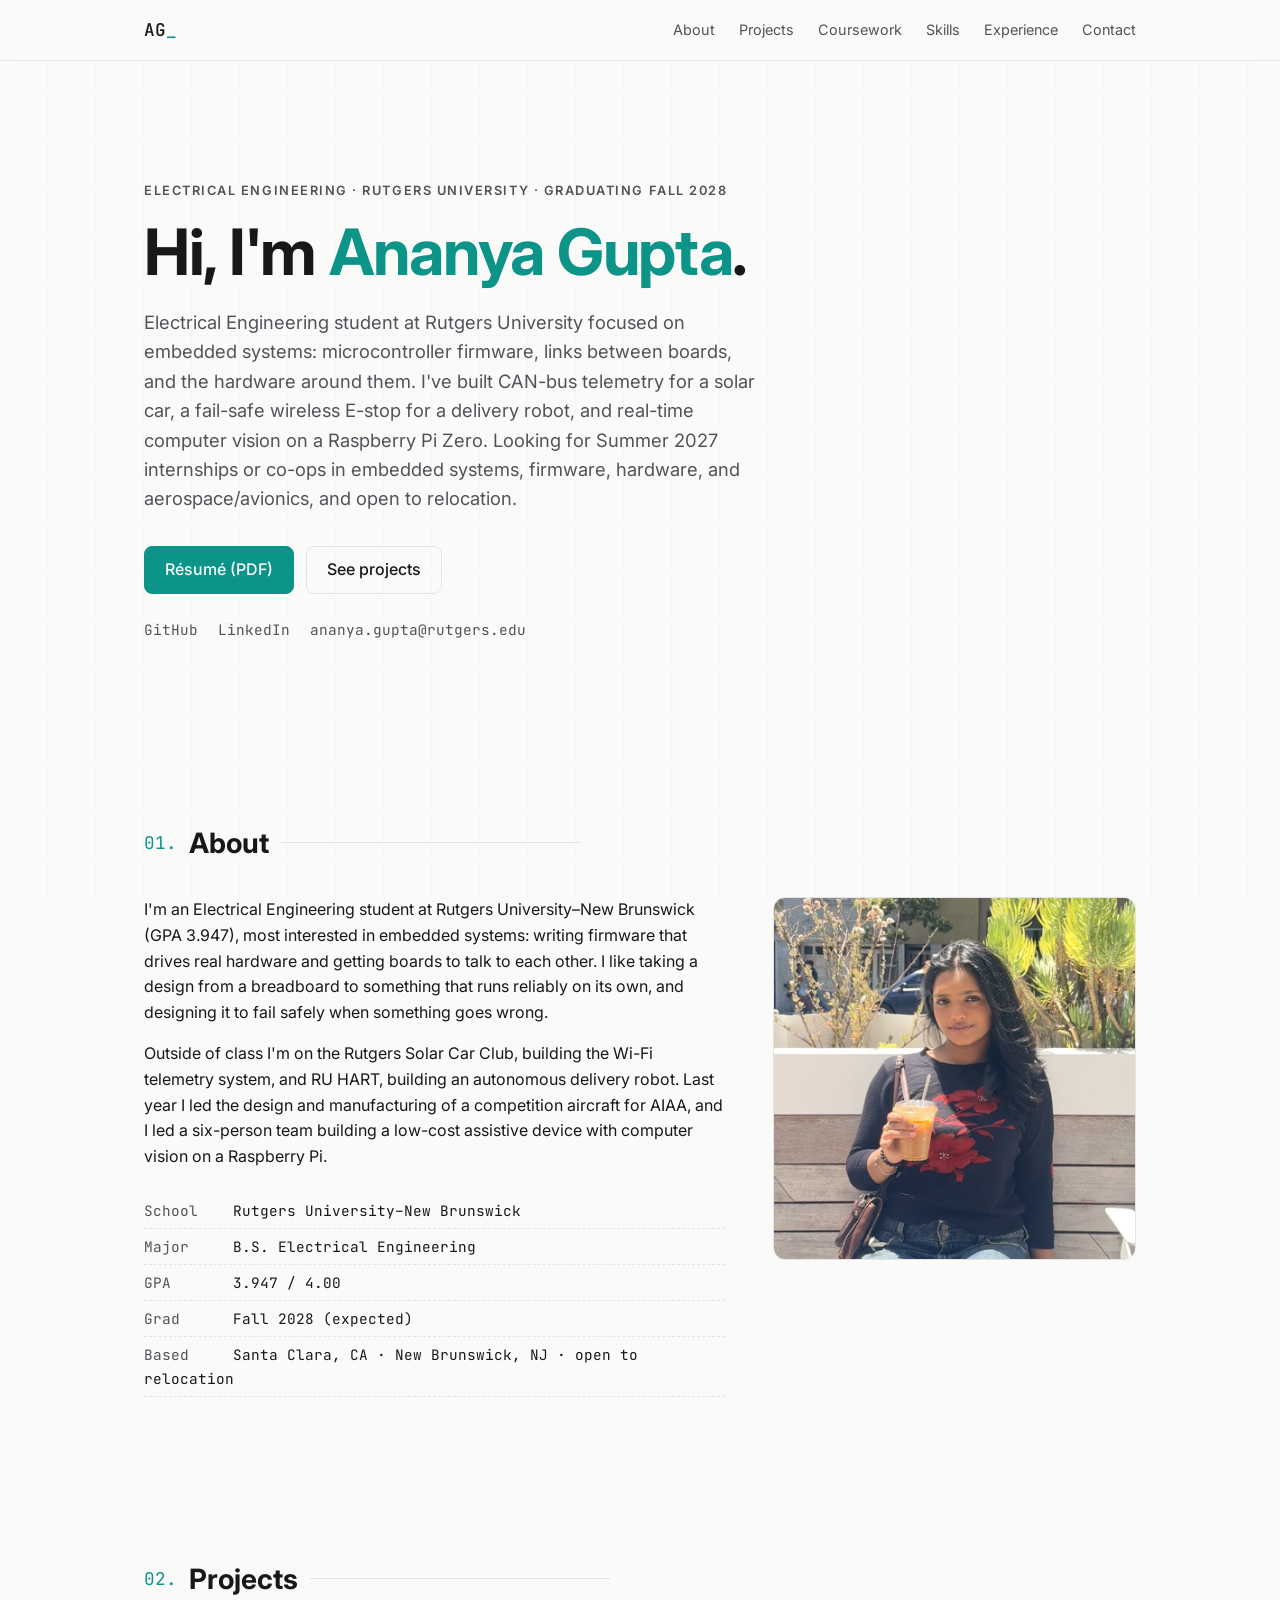
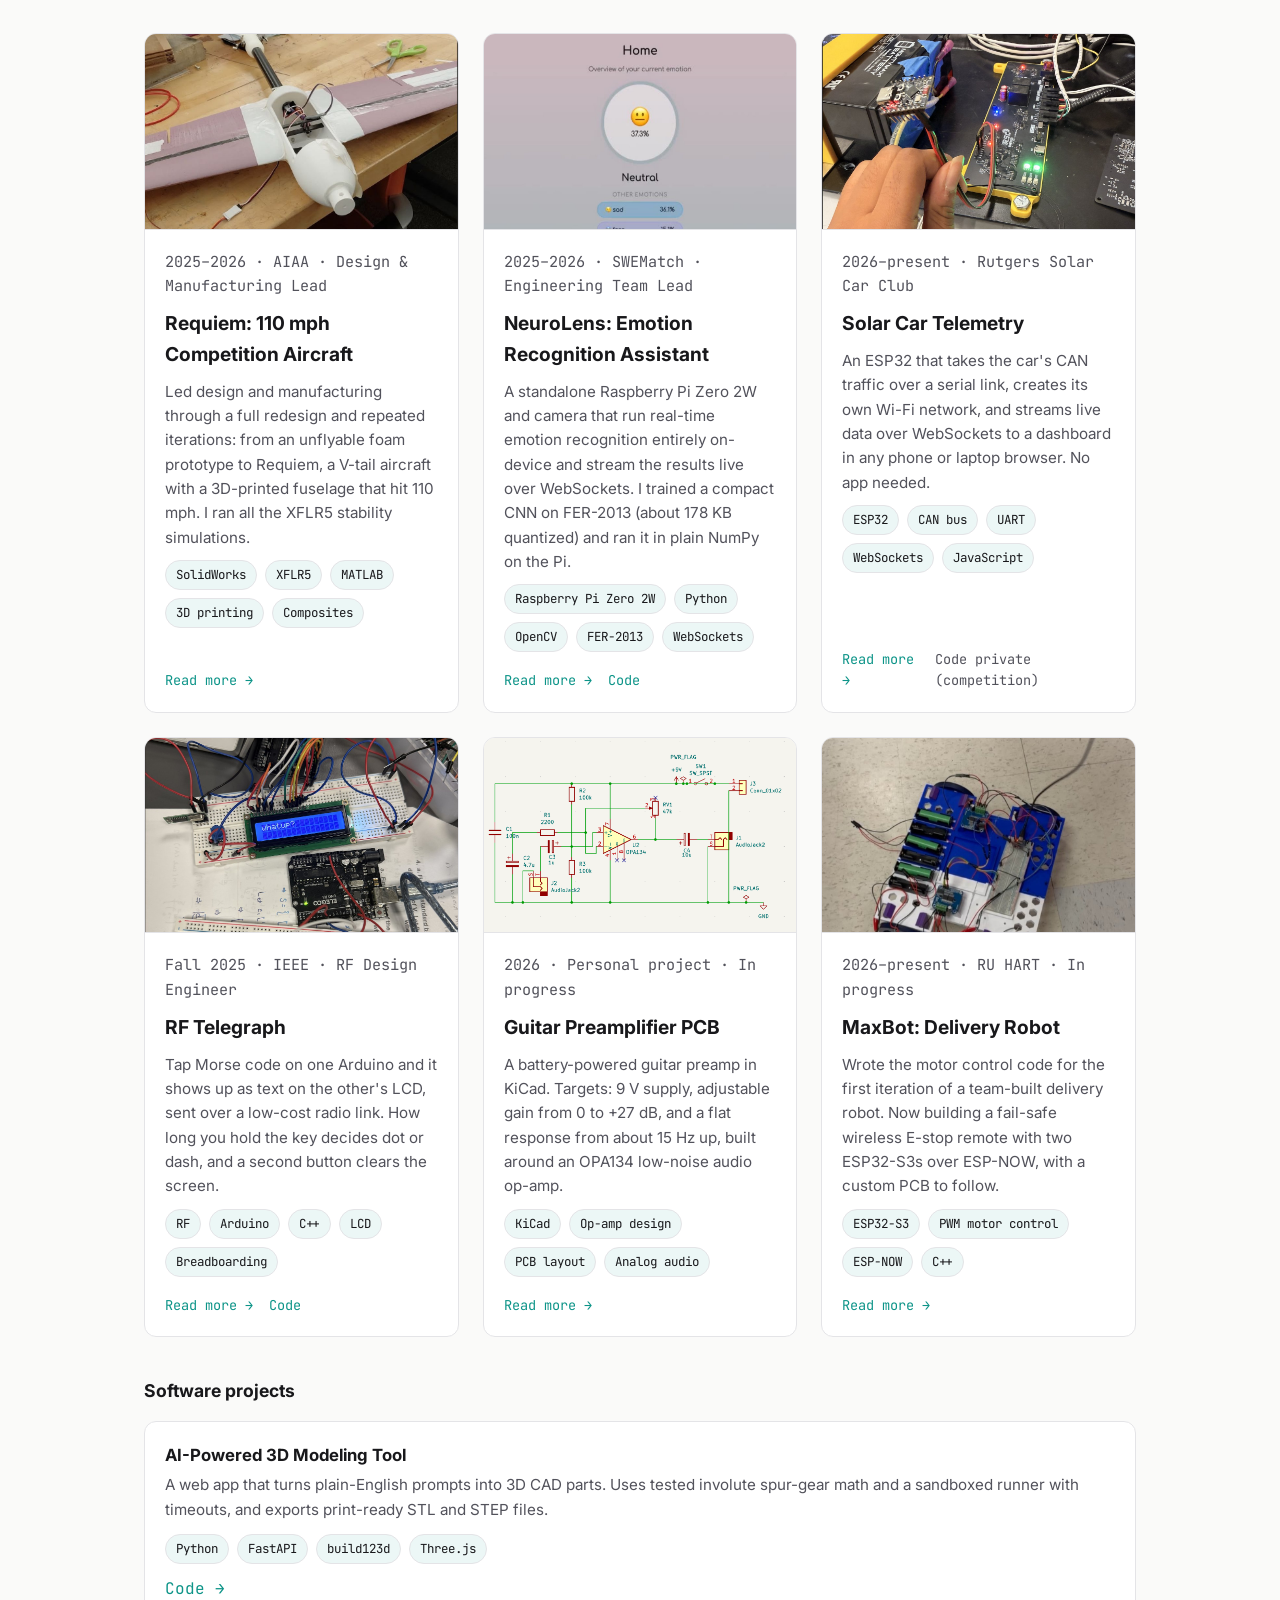
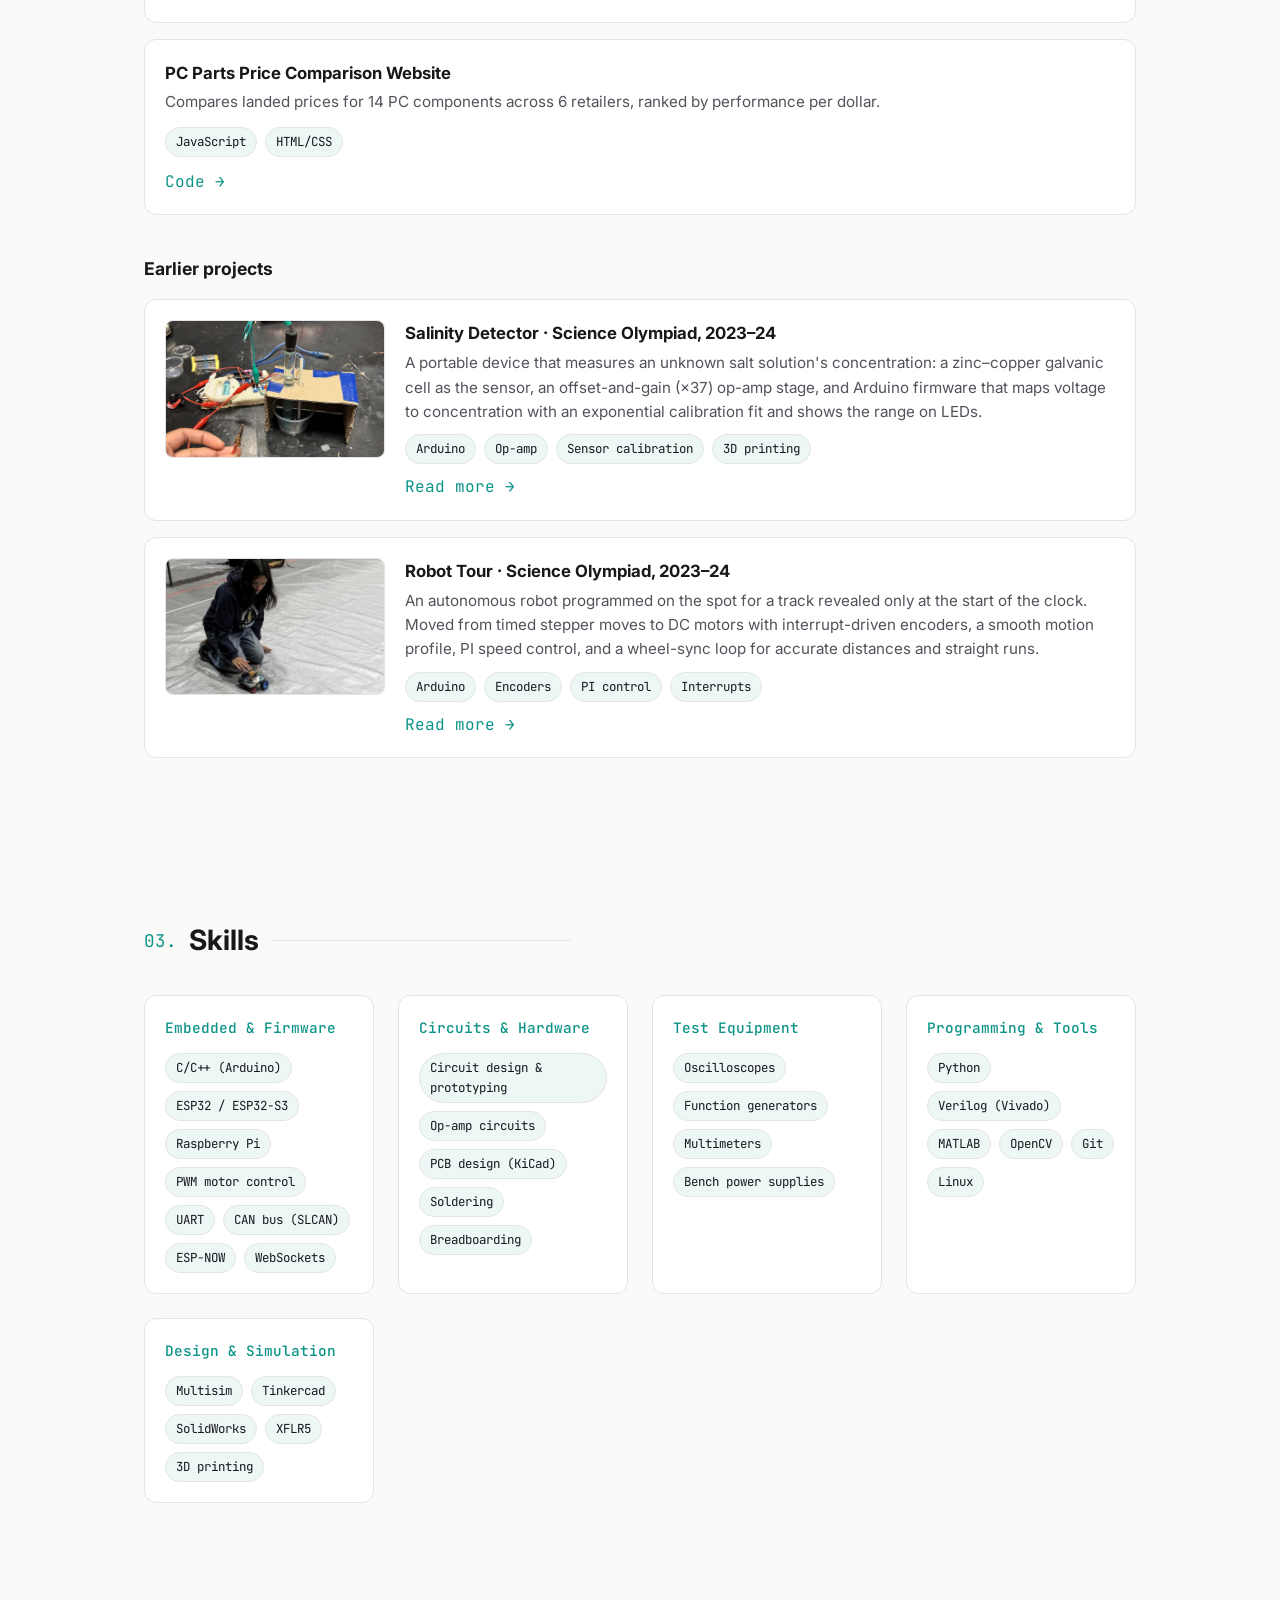
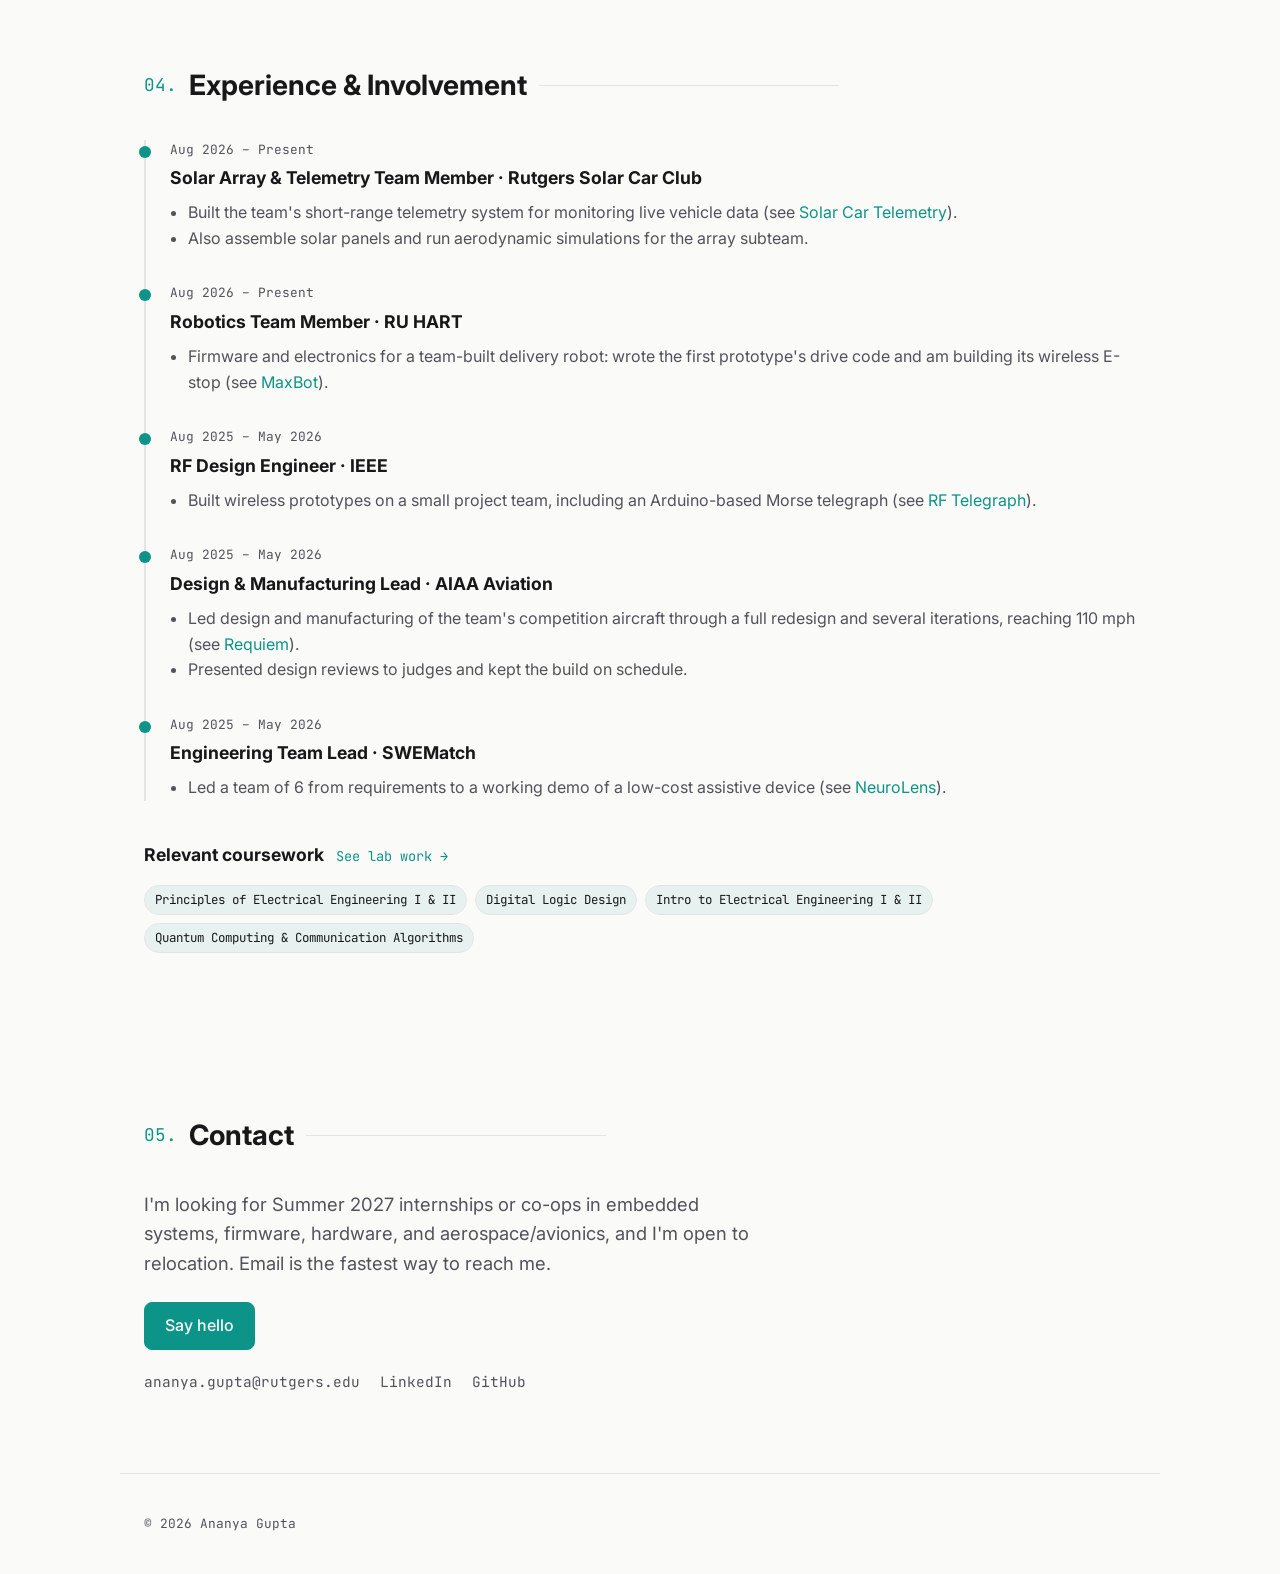
<file: index.html>
<!DOCTYPE html>
<html lang="en">
<head>
  <meta charset="UTF-8" />
  <meta name="viewport" content="width=device-width, initial-scale=1.0" />
  <title>Ananya Gupta | Electrical Engineering</title>
  <meta name="description" content="Portfolio of Ananya Gupta, Electrical Engineering student at Rutgers University. Embedded systems, firmware, circuits, and robotics." />
  <link rel="preconnect" href="https://fonts.googleapis.com" />
  <link rel="preconnect" href="https://fonts.gstatic.com" crossorigin />
  <link href="https://fonts.googleapis.com/css2?family=Inter:wght@400;500;600;700&family=JetBrains+Mono:wght@400;500&display=swap" rel="stylesheet" />
  <link rel="stylesheet" href="style.css" />
</head>
<body>

  <!-- ============ NAV ============ -->
  <header class="nav">
    <div class="container nav-inner">
      <a href="#top" class="logo">AG<span class="accent">_</span></a>
      <nav>
        <a href="#about">About</a>
        <a href="#projects">Projects</a>
        <a href="coursework.html">Coursework</a>
        <a href="#skills">Skills</a>
        <a href="#experience">Experience</a>
        <a href="#contact">Contact</a>
      </nav>
    </div>
  </header>

  <main id="top">

    <!-- ============ HERO ============ -->
    <section class="hero container">
      <p class="eyebrow">Electrical Engineering · Rutgers University · Graduating Fall 2028</p>
      <h1>Hi, I'm <span class="accent">Ananya Gupta</span>.</h1>
      <p class="lead">
        Electrical Engineering student at Rutgers University focused on embedded systems: microcontroller
        firmware, links between boards, and the hardware around them. I've built CAN-bus telemetry for a solar car,
        a fail-safe wireless E-stop for a delivery robot, and real-time computer vision on a Raspberry Pi Zero.
        Looking for Summer 2027 internships or co-ops in embedded systems, firmware, hardware, and
        aerospace/avionics, and open to relocation.
      </p>
      <div class="btn-row">
        <a class="btn primary" href="resume.pdf" target="_blank">Résumé (PDF)</a>
        <a class="btn" href="#projects">See projects</a>
      </div>
      <div class="social mono">
        <a href="https://github.com/softforware" target="_blank">GitHub</a>
        <a href="https://www.linkedin.com/in/ananya-gupta-4b0507358" target="_blank">LinkedIn</a>
        <a href="mailto:ananya.gupta@rutgers.edu">ananya.gupta@rutgers.edu</a>
      </div>
    </section>

    <!-- ============ ABOUT ============ -->
    <section id="about" class="section container">
      <h2 class="section-title"><span class="mono accent">01.</span> About</h2>
      <div class="about-grid">
        <div>
          <!-- EDIT: make this sound like you. Add a sentence on what got you into EE. -->
          <p>
            I'm an Electrical Engineering student at Rutgers University–New Brunswick (GPA 3.947),
            most interested in embedded systems: writing firmware that drives real hardware and getting
            boards to talk to each other. I like taking a design from a breadboard to something that runs
            reliably on its own, and designing it to fail safely when something goes wrong.
          </p>
          <p>
            Outside of class I'm on the Rutgers Solar Car Club, building the Wi-Fi telemetry system,
            and RU HART, building an autonomous delivery robot. Last year I led the design and
            manufacturing of a competition aircraft for AIAA, and I led a six-person team building
            a low-cost assistive device with computer vision on a Raspberry Pi.
          </p>
          <ul class="facts mono">
            <li><span>School</span> Rutgers University–New Brunswick</li>
            <li><span>Major</span> B.S. Electrical Engineering</li>
            <li><span>GPA</span> 3.947 / 4.00</li>
            <li><span>Grad</span> Fall 2028 (expected)</li>
            <li><span>Based</span> Santa Clara, CA · New Brunswick, NJ · open to relocation</li>
          </ul>
        </div>
        <!-- PHOTO: images/headshot.jpg (square crop; you at a bench or with a project is ideal) -->
        <img class="headshot" src="images/headshot.jpg" alt="Photo of Ananya Gupta" />
      </div>
    </section>

    <!-- ============ PROJECTS ============ -->
    <section id="projects" class="section container">
      <h2 class="section-title"><span class="mono accent">02.</span> Projects</h2>

      <div class="project-grid">

        <!-- ====== PROJECT CARD: copy from here... ====== -->
        <article class="card">
          <img src="images/aiaa-card.jpg" alt="Requiem, the team's aircraft: foam wings, carbon tail boom, and a 3D-printed bullet fuselage" />
          <div class="card-body">
            <p class="mono card-meta">2025–2026 · AIAA · Design &amp; Manufacturing Lead</p>
            <h3>Requiem: 110 mph Competition Aircraft</h3>
            <p>
              Led design and manufacturing through a full redesign and repeated iterations: from an
              unflyable foam prototype to Requiem, a V-tail aircraft with a 3D-printed fuselage that hit 110 mph.
              I ran all the XFLR5 stability simulations.
            </p>
            <ul class="tags">
              <li>SolidWorks</li><li>XFLR5</li><li>MATLAB</li><li>3D printing</li><li>Composites</li>
            </ul>
            <div class="card-links mono">
              <a href="projects/aiaa-aircraft.html">Read more →</a>
            </div>
          </div>
        </article>
        <!-- ====== ...to here, and paste below to add a project ====== -->

        <article class="card">
          <img src="images/neurolens-card.jpg" alt="NeuroLens web app showing a detected emotion, Neutral at 37.3%, with sad and fear as runners-up" />
          <div class="card-body">
            <p class="mono card-meta">2025–2026 · SWEMatch · Engineering Team Lead</p>
            <h3>NeuroLens: Emotion Recognition Assistant</h3>
            <p>
              A standalone Raspberry Pi Zero 2W and camera that run real-time emotion recognition entirely
              on-device and stream the results live over WebSockets. I trained a compact CNN on FER-2013 (about
              178 KB quantized) and ran it in plain NumPy on the Pi.
            </p>
            <ul class="tags">
              <li>Raspberry Pi Zero 2W</li><li>Python</li><li>OpenCV</li><li>FER-2013</li><li>WebSockets</li>
            </ul>
            <div class="card-links mono">
              <a href="projects/assistive-device.html">Read more →</a>
              <a href="https://github.com/softforware/neurolens" target="_blank">Code</a>
            </div>
          </div>
        </article>

        <article class="card">
          <img src="images/solar-telemetry-esp32-card.jpg" alt="Ananya holding the telemetry ESP32, wired to one of the solar car's boards" />
          <div class="card-body">
            <p class="mono card-meta">2026–present · Rutgers Solar Car Club</p>
            <h3>Solar Car Telemetry</h3>
            <p>
              An ESP32 that takes the car's CAN traffic over a serial link, creates its own Wi-Fi network, and
              streams live data over WebSockets to a dashboard in any phone or laptop browser. No app needed.
            </p>
            <ul class="tags">
              <li>ESP32</li><li>CAN bus</li><li>UART</li><li>WebSockets</li><li>JavaScript</li>
            </ul>
            <div class="card-links mono">
              <a href="projects/solar-telemetry.html">Read more →</a>
              <span class="private-note">Code private (competition)</span>
            </div>
          </div>
        </article>

        <article class="card">
          <img src="images/rf-telegraph-card.jpg" alt="RF telegraph receiver showing the decoded message 'whatup?' on a 16x2 LCD" />
          <div class="card-body">
            <p class="mono card-meta">Fall 2025 · IEEE · RF Design Engineer</p>
            <h3>RF Telegraph</h3>
            <p>
              Tap Morse code on one Arduino and it shows up as text on the other's LCD, sent over a low-cost
              radio link. How long you hold the key decides dot or dash, and a second button clears the screen.
            </p>
            <ul class="tags">
              <li>RF</li><li>Arduino</li><li>C++</li><li>LCD</li><li>Breadboarding</li>
            </ul>
            <div class="card-links mono">
              <a href="projects/rf-telegraph.html">Read more →</a>
              <a href="https://github.com/softforware/rf-telegraph" target="_blank">Code</a>
            </div>
          </div>
        </article>

        <article class="card">
          <img src="images/guitar-preamp-schematic.png" alt="Guitar preamplifier schematic in KiCad" />
          <div class="card-body">
            <p class="mono card-meta">2026 · Personal project · In progress</p>
            <h3>Guitar Preamplifier PCB</h3>
            <p>
              A battery-powered guitar preamp in KiCad. Targets: 9 V supply, adjustable gain from 0 to
              +27 dB, and a flat response from about 15 Hz up, built around an OPA134 low-noise audio op-amp.
            </p>
            <ul class="tags">
              <li>KiCad</li><li>Op-amp design</li><li>PCB layout</li><li>Analog audio</li>
            </ul>
            <div class="card-links mono">
              <a href="projects/guitar-preamp.html">Read more →</a>
            </div>
          </div>
        </article>

        <article class="card">
          <img src="images/maxbot-card.jpg" alt="MaxBot, the RU HART delivery robot's first iteration, with motor drivers, battery pack, and breadboard on a 3D-printed chassis" />
          <div class="card-body">
            <p class="mono card-meta">2026–present · RU HART · In progress</p>
            <h3>MaxBot: Delivery Robot</h3>
            <p>
              Wrote the motor control code for the first iteration of a team-built delivery robot. Now building
              a fail-safe wireless E-stop remote with two ESP32-S3s over ESP-NOW, with a custom PCB to follow.
            </p>
            <ul class="tags">
              <li>ESP32-S3</li><li>PWM motor control</li><li>ESP-NOW</li><li>C++</li>
            </ul>
            <div class="card-links mono">
              <a href="projects/maxbot.html">Read more →</a>
            </div>
          </div>
        </article>

      </div>

      <h3 class="subhead">Software projects</h3>
      <div class="sw-list">
        <div class="sw-item">
          <div>
            <h4>AI-Powered 3D Modeling Tool</h4>
            <p>
              A web app that turns plain-English prompts into 3D CAD parts. Uses tested involute
              spur-gear math and a sandboxed runner with timeouts, and exports print-ready STL and STEP files.
            </p>
          </div>
          <ul class="tags">
            <li>Python</li><li>FastAPI</li><li>build123d</li><li>Three.js</li>
          </ul>
          <a class="mono" href="https://github.com/softforware/ai-cad" target="_blank">Code →</a>
        </div>
        <div class="sw-item">
          <div>
            <h4>PC Parts Price Comparison Website</h4>
            <p>
              Compares landed prices for 14 PC components across 6 retailers, ranked by performance per dollar.
            </p>
          </div>
          <ul class="tags">
            <li>JavaScript</li><li>HTML/CSS</li>
          </ul>
          <a class="mono" href="https://github.com/softforware/pc-parts-price-board" target="_blank">Code →</a>
        </div>
      </div>
      <h3 class="subhead">Earlier projects</h3>
      <div class="sw-list">
        <div class="sw-item sw-item-img">
          <img src="images/detector-card.jpg" alt="Salinity detector: Arduino circuit wired to an electrode stand over a test cup" />
          <div>
            <h4>Salinity Detector · Science Olympiad, 2023–24</h4>
            <p>
              A portable device that measures an unknown salt solution's concentration: a zinc–copper galvanic cell
              as the sensor, an offset-and-gain (×37) op-amp stage, and Arduino firmware that maps voltage to
              concentration with an exponential calibration fit and shows the range on LEDs.
            </p>
            <ul class="tags" style="margin-top:10px">
              <li>Arduino</li><li>Op-amp</li><li>Sensor calibration</li><li>3D printing</li>
            </ul>
            <a class="mono" href="projects/detector.html" style="display:inline-block;margin-top:10px">Read more →</a>
          </div>
        </div>
        <div class="sw-item sw-item-img">
          <img src="images/robottour-card.jpg" alt="Ananya with the Robot Tour encoder robot during a test run" />
          <div>
            <h4>Robot Tour · Science Olympiad, 2023–24</h4>
            <p>
              An autonomous robot programmed on the spot for a track revealed only at the start of the clock.
              Moved from timed stepper moves to DC motors with interrupt-driven encoders, a smooth motion profile,
              PI speed control, and a wheel-sync loop for accurate distances and straight runs.
            </p>
            <ul class="tags" style="margin-top:10px">
              <li>Arduino</li><li>Encoders</li><li>PI control</li><li>Interrupts</li>
            </ul>
            <a class="mono" href="projects/robot-tour.html" style="display:inline-block;margin-top:10px">Read more →</a>
          </div>
        </div>
      </div>
    </section>

    <!-- ============ SKILLS ============ -->
    <section id="skills" class="section container">
      <h2 class="section-title"><span class="mono accent">03.</span> Skills</h2>
      <div class="skills-grid">
        <div class="skill-group">
          <h3 class="mono">Embedded &amp; Firmware</h3>
          <ul class="tags">
            <li>C/C++ (Arduino)</li><li>ESP32 / ESP32-S3</li><li>Raspberry Pi</li><li>PWM motor control</li>
            <li>UART</li><li>CAN bus (SLCAN)</li><li>ESP-NOW</li><li>WebSockets</li>
          </ul>
        </div>
        <div class="skill-group">
          <h3 class="mono">Circuits &amp; Hardware</h3>
          <ul class="tags">
            <li>Circuit design &amp; prototyping</li><li>Op-amp circuits</li><li>PCB design (KiCad)</li>
            <li>Soldering</li><li>Breadboarding</li>
          </ul>
        </div>
        <div class="skill-group">
          <h3 class="mono">Test Equipment</h3>
          <ul class="tags">
            <li>Oscilloscopes</li><li>Function generators</li><li>Multimeters</li><li>Bench power supplies</li>
          </ul>
        </div>
        <div class="skill-group">
          <h3 class="mono">Programming &amp; Tools</h3>
          <ul class="tags">
            <li>Python</li><li>Verilog (Vivado)</li><li>MATLAB</li><li>OpenCV</li><li>Git</li><li>Linux</li>
          </ul>
        </div>
        <div class="skill-group">
          <h3 class="mono">Design &amp; Simulation</h3>
          <ul class="tags">
            <li>Multisim</li><li>Tinkercad</li><li>SolidWorks</li><li>XFLR5</li><li>3D printing</li>
          </ul>
        </div>
      </div>
    </section>

    <!-- ============ EXPERIENCE / INVOLVEMENT ============ -->
    <section id="experience" class="section container">
      <h2 class="section-title"><span class="mono accent">04.</span> Experience &amp; Involvement</h2>
      <div class="timeline">
        <div class="timeline-item">
          <p class="mono card-meta">Aug 2026 – Present</p>
          <h3>Solar Array &amp; Telemetry Team Member · Rutgers Solar Car Club</h3>
          <ul>
            <li>Built the team's short-range telemetry system for monitoring live vehicle data (see <a href="projects/solar-telemetry.html">Solar Car Telemetry</a>).</li>
            <li>Also assemble solar panels and run aerodynamic simulations for the array subteam.</li>
          </ul>
        </div>
        <div class="timeline-item">
          <p class="mono card-meta">Aug 2026 – Present</p>
          <h3>Robotics Team Member · RU HART</h3>
          <ul>
            <li>Firmware and electronics for a team-built delivery robot: wrote the first prototype's drive code and am building its wireless E-stop (see <a href="projects/maxbot.html">MaxBot</a>).</li>
          </ul>
        </div>
        <div class="timeline-item">
          <p class="mono card-meta">Aug 2025 – May 2026</p>
          <h3>RF Design Engineer · IEEE</h3>
          <ul>
            <li>Built wireless prototypes on a small project team, including an Arduino-based Morse telegraph (see <a href="projects/rf-telegraph.html">RF Telegraph</a>).</li>
          </ul>
        </div>
        <div class="timeline-item">
          <p class="mono card-meta">Aug 2025 – May 2026</p>
          <h3>Design &amp; Manufacturing Lead · AIAA Aviation</h3>
          <ul>
            <li>Led design and manufacturing of the team's competition aircraft through a full redesign and several iterations, reaching 110 mph (see <a href="projects/aiaa-aircraft.html">Requiem</a>).</li>
            <li>Presented design reviews to judges and kept the build on schedule.</li>
          </ul>
        </div>
        <div class="timeline-item">
          <p class="mono card-meta">Aug 2025 – May 2026</p>
          <h3>Engineering Team Lead · SWEMatch</h3>
          <ul>
            <li>Led a team of 6 from requirements to a working demo of a low-cost assistive device (see <a href="projects/assistive-device.html">NeuroLens</a>).</li>
          </ul>
        </div>
      </div>

      <h3 class="subhead">Relevant coursework <a class="mono" style="font-size:.85rem;font-weight:400;margin-left:8px" href="coursework.html">See lab work →</a></h3>
      <ul class="tags">
        <li>Principles of Electrical Engineering I &amp; II</li><li>Digital Logic Design</li>
        <li>Intro to Electrical Engineering I &amp; II</li>
        <li>Quantum Computing &amp; Communication Algorithms</li>
        <!-- EDIT: add other courses by their exact catalog names -->
      </ul>
    </section>

    <!-- ============ CONTACT ============ -->
    <section id="contact" class="section container contact">
      <h2 class="section-title"><span class="mono accent">05.</span> Contact</h2>
      <p class="lead">
        I'm looking for Summer 2027 internships or co-ops in embedded systems, firmware, hardware, and
        aerospace/avionics, and I'm open to relocation.
        Email is the fastest way to reach me.
      </p>
      <a class="btn primary" href="mailto:ananya.gupta@rutgers.edu">Say hello</a>
      <div class="social mono" style="margin-top:20px">
        <a href="mailto:ananya.gupta@rutgers.edu">ananya.gupta@rutgers.edu</a>
        <a href="https://www.linkedin.com/in/ananya-gupta-4b0507358" target="_blank">LinkedIn</a>
        <a href="https://github.com/softforware" target="_blank">GitHub</a>
      </div>
    </section>

  </main>

  <footer class="container footer mono">
    <p>© 2026 Ananya Gupta</p>
  </footer>

</body>
</html>
</file>
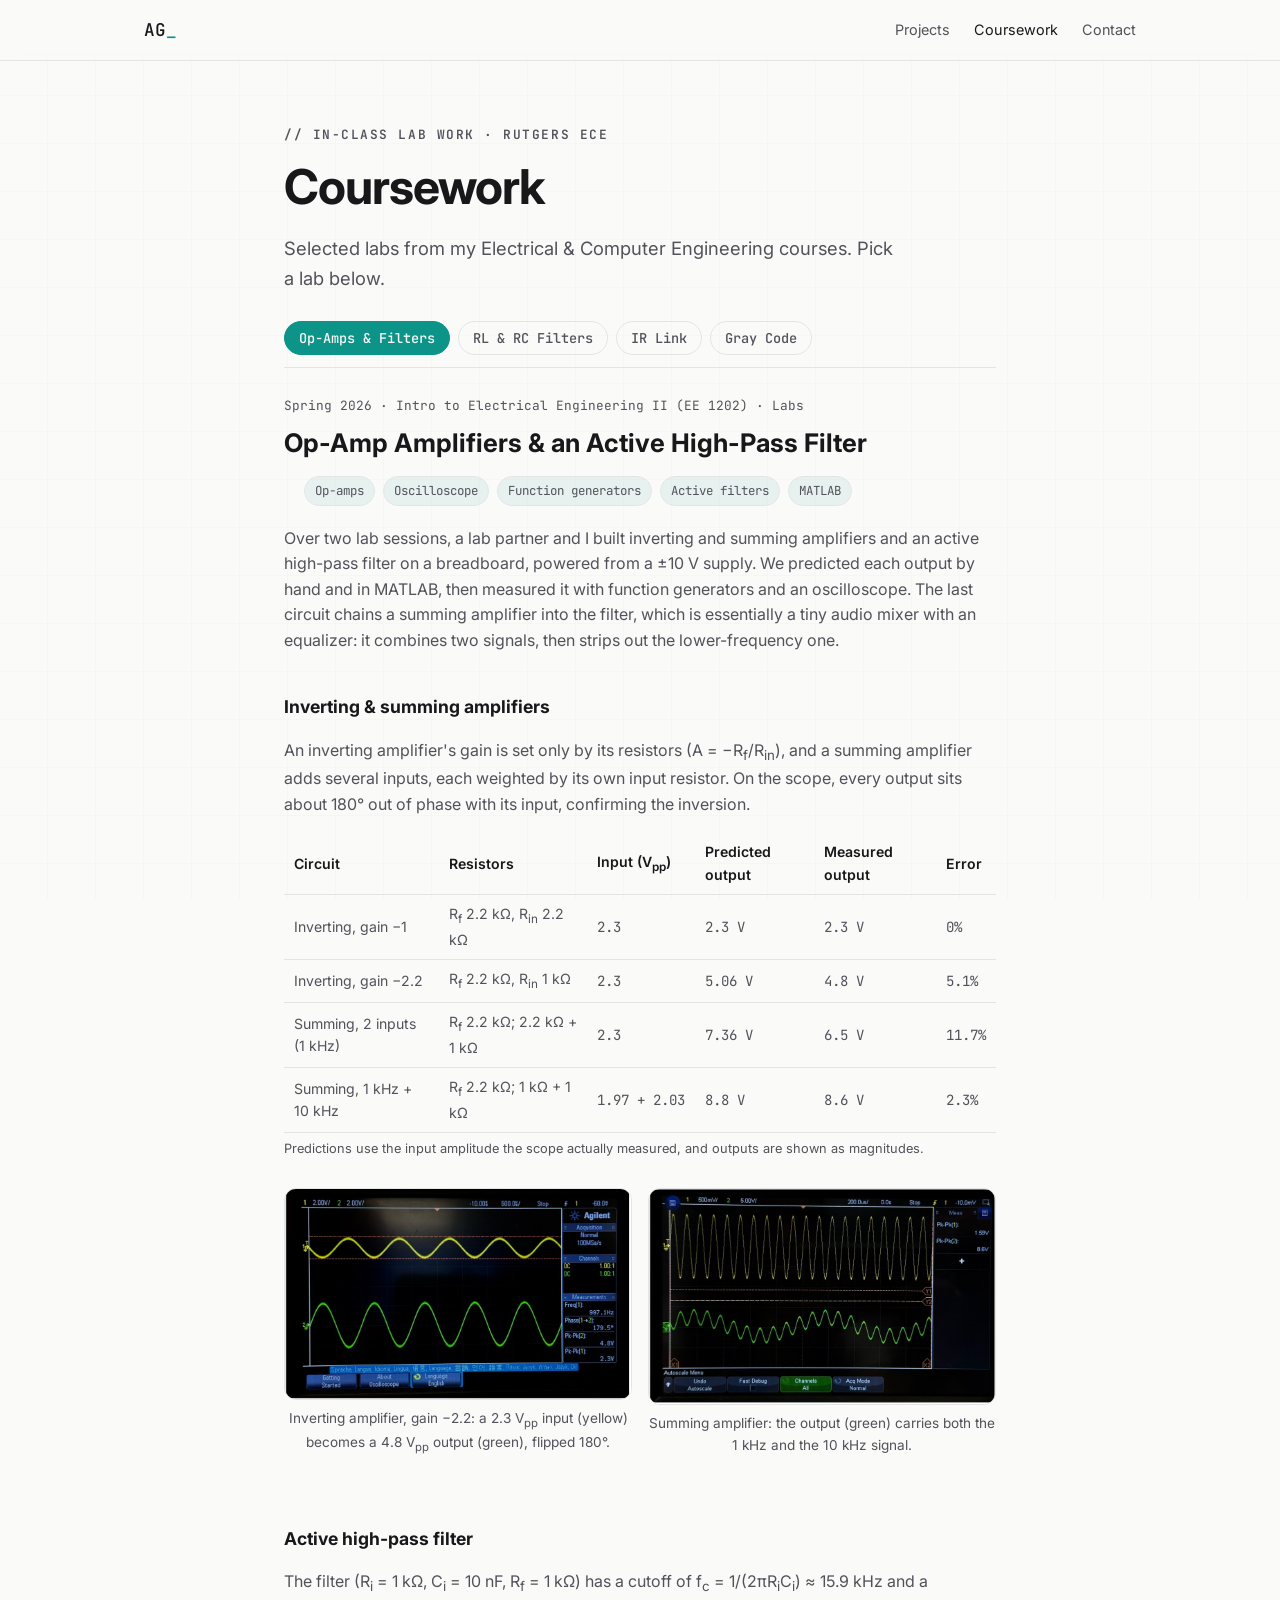
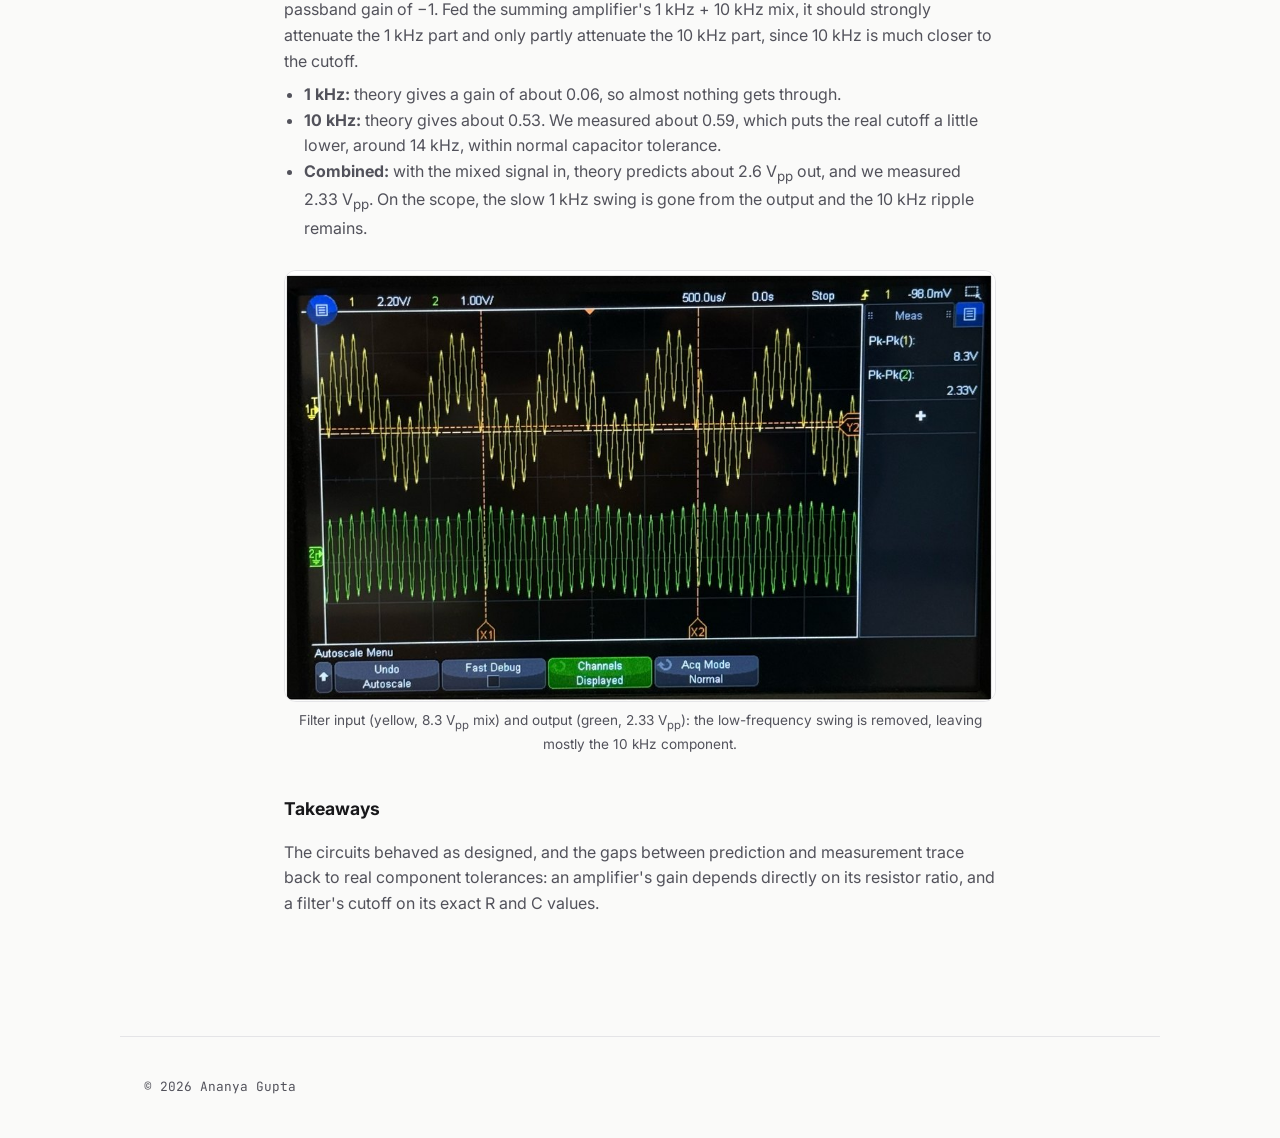
<file: coursework.html>
<!DOCTYPE html>
<html lang="en">
<head>
  <meta charset="UTF-8" />
  <meta name="viewport" content="width=device-width, initial-scale=1.0" />
  <title>Coursework | Ananya Gupta</title>
  <meta name="description" content="In-class lab work by Ananya Gupta, Electrical Engineering at Rutgers: digital logic design, circuits, and lab instrumentation." />
  <link rel="preconnect" href="https://fonts.googleapis.com" />
  <link rel="preconnect" href="https://fonts.gstatic.com" crossorigin />
  <link href="https://fonts.googleapis.com/css2?family=Inter:wght@400;500;600;700&family=JetBrains+Mono:wght@400;500&display=swap" rel="stylesheet" />
  <link rel="stylesheet" href="style.css" />
</head>
<body>
  <header class="nav">
    <div class="container nav-inner">
      <a href="index.html" class="logo">AG<span class="accent">_</span></a>
      <nav>
        <a href="index.html#projects">Projects</a>
        <a href="coursework.html" aria-current="page">Coursework</a>
        <a href="index.html#contact">Contact</a>
      </nav>
    </div>
  </header>

  <main class="container article">
    <p class="mono eyebrow">// in-class lab work · rutgers ece</p>
    <h1>Coursework</h1>
    <p class="lead">Selected labs from my Electrical &amp; Computer Engineering courses. Pick a lab below.</p>
    <div class="lab-tabs" role="tablist" aria-label="Labs" hidden>
      <button role="tab" data-target="op-amps">Op-Amps &amp; Filters</button>
      <button role="tab" data-target="rl-rc">RL &amp; RC Filters</button>
      <button role="tab" data-target="ir-link">IR Link</button>
      <button role="tab" data-target="gray-code">Gray Code</button>
    </div>

    <section class="lab" id="op-amps" data-tab="Op-Amps &amp; Filters">
      <p class="mono card-meta">Spring 2026 · Intro to Electrical Engineering II (EE 1202) · Labs</p>
      <h2>Op-Amp Amplifiers &amp; an Active High-Pass Filter</h2>
      <ul class="tags"><li>Op-amps</li><li>Oscilloscope</li><li>Function generators</li><li>Active filters</li><li>MATLAB</li></ul>

      <p>
        Over two lab sessions, a lab partner and I built inverting and summing amplifiers and an active high-pass
        filter on a breadboard, powered from a ±10 V supply. We predicted each output by hand and in MATLAB, then
        measured it with function generators and an oscilloscope. The last circuit chains a summing amplifier
        into the filter, which is essentially a tiny audio mixer with an equalizer: it combines two signals, then
        strips out the lower-frequency one.
      </p>

      <h3 class="subhead">Inverting &amp; summing amplifiers</h3>
      <p>
        An inverting amplifier's gain is set only by its resistors (A = −R<sub>f</sub>/R<sub>in</sub>), and a
        summing amplifier adds several inputs, each weighted by its own input resistor. On the scope, every output
        sits about 180° out of phase with its input, confirming the inversion.
      </p>
      <div class="table-wrap">
        <table class="results">
          <thead><tr><th>Circuit</th><th>Resistors</th><th>Input (V<sub>pp</sub>)</th><th>Predicted output</th><th>Measured output</th><th>Error</th></tr></thead>
          <tbody>
            <tr><td>Inverting, gain −1</td><td>R<sub>f</sub> 2.2 kΩ, R<sub>in</sub> 2.2 kΩ</td><td>2.3</td><td>2.3 V</td><td>2.3 V</td><td>0%</td></tr>
            <tr><td>Inverting, gain −2.2</td><td>R<sub>f</sub> 2.2 kΩ, R<sub>in</sub> 1 kΩ</td><td>2.3</td><td>5.06 V</td><td>4.8 V</td><td>5.1%</td></tr>
            <tr><td>Summing, 2 inputs (1 kHz)</td><td>R<sub>f</sub> 2.2 kΩ; 2.2 kΩ + 1 kΩ</td><td>2.3</td><td>7.36 V</td><td>6.5 V</td><td>11.7%</td></tr>
            <tr><td>Summing, 1 kHz + 10 kHz</td><td>R<sub>f</sub> 2.2 kΩ; 1 kΩ + 1 kΩ</td><td>1.97 + 2.03</td><td>8.8 V</td><td>8.6 V</td><td>2.3%</td></tr>
          </tbody>
        </table>
      </div>
      <p class="muted-note">Predictions use the input amplitude the scope actually measured, and outputs are shown as magnitudes.</p>
      <div class="img-row">
        <figure>
          <img src="images/opamp-inv2.jpg" alt="Oscilloscope: 2.3 V peak-to-peak input (yellow) and inverted 4.8 V output (green), phase 179.5 degrees" />
          <figcaption>Inverting amplifier, gain −2.2: a 2.3 V<sub>pp</sub> input (yellow) becomes a 4.8 V<sub>pp</sub> output (green), flipped 180°.</figcaption>
        </figure>
        <figure>
          <img src="images/opamp-sum-out.jpg" alt="Oscilloscope: summing amplifier output (green) combining a 1 kHz and a 10 kHz sine wave" />
          <figcaption>Summing amplifier: the output (green) carries both the 1 kHz and the 10 kHz signal.</figcaption>
        </figure>
      </div>

      <h3 class="subhead">Active high-pass filter</h3>
      <p>
        The filter (R<sub>i</sub> = 1 kΩ, C<sub>i</sub> = 10 nF, R<sub>f</sub> = 1 kΩ) has a cutoff of
        f<sub>c</sub> = 1/(2πR<sub>i</sub>C<sub>i</sub>) ≈ 15.9 kHz and a passband gain of −1. Fed the summing
        amplifier's 1 kHz + 10 kHz mix, it should strongly attenuate the 1 kHz part and only partly attenuate the
        10 kHz part, since 10 kHz is much closer to the cutoff.
      </p>
      <ul>
        <li><strong>1 kHz:</strong> theory gives a gain of about 0.06, so almost nothing gets through.</li>
        <li><strong>10 kHz:</strong> theory gives about 0.53. We measured about 0.59, which puts the real cutoff
          a little lower, around 14 kHz, within normal capacitor tolerance.</li>
        <li><strong>Combined:</strong> with the mixed signal in, theory predicts about 2.6 V<sub>pp</sub> out, and we
          measured 2.33 V<sub>pp</sub>. On the scope, the slow 1 kHz swing is gone from the output and the
          10 kHz ripple remains.</li>
      </ul>
      <figure>
        <img src="images/opamp-hpf.jpg" alt="Oscilloscope: filter input (yellow, 1 kHz plus 10 kHz mix, 8.3 V peak-to-peak) and filter output (green, mostly the 10 kHz component, 2.33 V peak-to-peak)" />
        <figcaption>Filter input (yellow, 8.3 V<sub>pp</sub> mix) and output (green, 2.33 V<sub>pp</sub>): the low-frequency swing is removed, leaving mostly the 10 kHz component.</figcaption>
      </figure>

      <h3 class="subhead">Takeaways</h3>
      <p>
        The circuits behaved as designed, and the gaps between prediction and measurement trace back to real
        component tolerances: an amplifier's gain depends directly on its resistor ratio, and a filter's cutoff on
        its exact R and C values.
      </p>
    </section>

    <section class="lab" id="rl-rc" data-tab="RL &amp; RC Filters">
      <p class="mono card-meta">Fall 2025 · Intro to Electrical &amp; Computer Engineering (EE/CE 1100) · Lab</p>
      <h2>RL &amp; RC Filters: Oscilloscope and Function Generator Measurements</h2>
      <ul class="tags"><li>Oscilloscope</li><li>Function generator</li><li>Multisim</li><li>Frequency response</li><li>Transient response</li></ul>

      <p>
        With a lab partner, I built an RL low-pass filter (330 Ω + 220 µH) and an RC high-pass filter
        (330 Ω + 4.7 nF) on a breadboard and characterized them three ways: a frequency sweep, phase at a
        single frequency, and the step response. An Agilent 33210A function generator drove each circuit, and an
        Agilent MSO-X 3032A oscilloscope measured the input on channel 1 and the voltage across the resistor on
        channel 2. I also simulated both circuits in Multisim (DC operating point, AC sweep, and transient) to
        predict the results beforehand.
      </p>

      <h3 class="subhead">Frequency response: measured vs. theory</h3>
      <p>
        I swept each circuit from 1 kHz to 2 MHz and recorded the peak-to-peak voltage across the resistor
        relative to the input. Below, the measured points are plotted against the theoretical first-order
        response, with the calculated corner frequency (f<sub>c</sub> = R/2πL for RL, 1/2πRC for RC).
      </p>
      <p class="chart-legend mono"><span class="key key-theory"></span>Theory &nbsp;&nbsp;<span class="key key-meas"></span>Measured <span class="muted">(hover a point for values)</span></p>
      <div class="chart-row">
        <figure class="chart">
          <figcaption class="chart-title">RL low-pass</figcaption>
          <svg class="plot" viewBox="0 0 520 330" role="img" aria-label="RL low-pass: measured output ratio versus frequency, with theory curve">
<line class="grid" x1="52" x2="502" y1="284.0" y2="284.0"/><text class="tick" x="44" y="288.0" text-anchor="end">0</text>
<line class="grid" x1="52" x2="502" y1="222.6" y2="222.6"/><text class="tick" x="44" y="226.6" text-anchor="end">0.25</text>
<line class="grid" x1="52" x2="502" y1="161.3" y2="161.3"/><text class="tick" x="44" y="165.3" text-anchor="end">0.5</text>
<line class="grid" x1="52" x2="502" y1="99.9" y2="99.9"/><text class="tick" x="44" y="103.9" text-anchor="end">0.75</text>
<line class="grid" x1="52" x2="502" y1="38.5" y2="38.5"/><text class="tick" x="44" y="42.5" text-anchor="end">1</text>
<line class="grid" x1="52.0" x2="52.0" y1="14" y2="284"/><text class="tick" x="52.0" y="302" text-anchor="middle">1k</text>
<line class="grid" x1="181.4" x2="181.4" y1="14" y2="284"/><text class="tick" x="181.4" y="302" text-anchor="middle">10k</text>
<line class="grid" x1="310.8" x2="310.8" y1="14" y2="284"/><text class="tick" x="310.8" y="302" text-anchor="middle">100k</text>
<line class="grid" x1="440.3" x2="440.3" y1="14" y2="284"/><text class="tick" x="440.3" y="302" text-anchor="middle">1M</text>
<line class="axis" x1="52" x2="502" y1="284" y2="284"/>
<text class="axis-title" x="277.0" y="324" text-anchor="middle">Frequency (Hz, log scale)</text>
<text class="axis-title" transform="translate(13 149.0) rotate(-90)" text-anchor="middle">V<tspan baseline-shift="sub" font-size="9">R</tspan> / V<tspan baseline-shift="sub" font-size="9">in</tspan></text>
<line class="corner" x1="359.7" x2="359.7" y1="14" y2="284"/><text class="note" x="364.7" y="26">f<tspan baseline-shift="sub" font-size="8">c</tspan> = 239 kHz</text>
<polyline class="theory" points="52.0,38.5 54.8,38.5 57.6,38.5 60.4,38.5 63.2,38.5 66.1,38.5 68.9,38.5 71.7,38.5 74.5,38.6 77.3,38.6 80.1,38.6 82.9,38.6 85.8,38.6 88.6,38.6 91.4,38.6 94.2,38.6 97.0,38.6 99.8,38.6 102.6,38.6 105.4,38.6 108.2,38.6 111.1,38.6 113.9,38.6 116.7,38.6 119.5,38.6 122.3,38.6 125.1,38.6 127.9,38.6 130.8,38.6 133.6,38.6 136.4,38.6 139.2,38.6 142.0,38.6 144.8,38.6 147.6,38.6 150.4,38.6 153.2,38.6 156.1,38.6 158.9,38.6 161.7,38.7 164.5,38.7 167.3,38.7 170.1,38.7 172.9,38.7 175.8,38.7 178.6,38.7 181.4,38.8 184.2,38.8 187.0,38.8 189.8,38.8 192.6,38.9 195.4,38.9 198.2,38.9 201.1,39.0 203.9,39.0 206.7,39.1 209.5,39.1 212.3,39.2 215.1,39.3 217.9,39.3 220.8,39.4 223.6,39.5 226.4,39.6 229.2,39.7 232.0,39.8 234.8,40.0 237.6,40.1 240.4,40.3 243.2,40.5 246.1,40.7 248.9,40.9 251.7,41.1 254.5,41.4 257.3,41.7 260.1,42.0 262.9,42.4 265.8,42.8 268.6,43.2 271.4,43.7 274.2,44.2 277.0,44.8 279.8,45.4 282.6,46.1 285.4,46.8 288.2,47.7 291.1,48.6 293.9,49.5 296.7,50.6 299.5,51.8 302.3,53.1 305.1,54.4 307.9,55.9 310.8,57.6 313.6,59.3 316.4,61.2 319.2,63.2 322.0,65.4 324.8,67.8 327.6,70.3 330.4,72.9 333.2,75.8 336.1,78.8 338.9,82.0 341.7,85.3 344.5,88.8 347.3,92.5 350.1,96.3 352.9,100.3 355.8,104.4 358.6,108.6 361.4,113.0 364.2,117.4 367.0,122.0 369.8,126.6 372.6,131.2 375.4,135.9 378.2,140.7 381.1,145.4 383.9,150.1 386.7,154.8 389.5,159.4 392.3,164.0 395.1,168.6 397.9,173.0 400.8,177.4 403.6,181.7 406.4,185.9 409.2,189.9 412.0,193.9 414.8,197.7 417.6,201.5 420.4,205.1 423.2,208.5 426.1,211.9 428.9,215.1 431.7,218.3 434.5,221.2 437.3,224.1 440.1,226.9 442.9,229.5 445.8,232.1 448.6,234.5 451.4,236.8 454.2,239.0 457.0,241.2 459.8,243.2 462.6,245.1 465.4,247.0 468.2,248.8 471.1,250.4 473.9,252.1 476.7,253.6 479.5,255.1 482.3,256.4 485.1,257.8 487.9,259.0 490.8,260.3 493.6,261.4 496.4,262.5 499.2,263.5 502.0,264.5"/>
<g class="pt" tabindex="0" data-tip="1 kHz · measured 1.034 (920 mV / 890 mV) · theory 1.000"><circle class="hit" cx="52.0" cy="30.3" r="11"/><circle class="meas" cx="52.0" cy="30.3" r="4"/></g>
<g class="pt" tabindex="0" data-tip="100 kHz · measured 0.933 (840 mV / 900 mV) · theory 0.922"><circle class="hit" cx="310.8" cy="54.9" r="11"/><circle class="meas" cx="310.8" cy="54.9" r="4"/></g>
<g class="pt" tabindex="0" data-tip="200 kHz · measured 0.826 (760 mV / 920 mV) · theory 0.767"><circle class="hit" cx="349.8" cy="81.2" r="11"/><circle class="meas" cx="349.8" cy="81.2" r="4"/></g>
<g class="pt" tabindex="0" data-tip="300 kHz · measured 0.723 (680 mV / 940 mV) · theory 0.623"><circle class="hit" cx="372.6" cy="106.4" r="11"/><circle class="meas" cx="372.6" cy="106.4" r="4"/></g>
<g class="pt" tabindex="0" data-tip="400 kHz · measured 0.615 (590 mV / 960 mV) · theory 0.512"><circle class="hit" cx="388.8" cy="133.1" r="11"/><circle class="meas" cx="388.8" cy="133.1" r="4"/></g>
<g class="pt" tabindex="0" data-tip="500 kHz · measured 0.520 (510 mV / 980 mV) · theory 0.431"><circle class="hit" cx="401.3" cy="156.3" r="11"/><circle class="meas" cx="401.3" cy="156.3" r="4"/></g>
<g class="pt" tabindex="0" data-tip="600 kHz · measured 0.455 (450 mV / 990 mV) · theory 0.370"><circle class="hit" cx="411.5" cy="172.4" r="11"/><circle class="meas" cx="411.5" cy="172.4" r="4"/></g>
<g class="pt" tabindex="0" data-tip="700 kHz · measured 0.400 (400 mV / 1000 mV) · theory 0.323"><circle class="hit" cx="420.2" cy="185.8" r="11"/><circle class="meas" cx="420.2" cy="185.8" r="4"/></g>
<g class="pt" tabindex="0" data-tip="800 kHz · measured 0.347 (350 mV / 1010 mV) · theory 0.286"><circle class="hit" cx="427.7" cy="198.9" r="11"/><circle class="meas" cx="427.7" cy="198.9" r="4"/></g>
<g class="pt" tabindex="0" data-tip="900 kHz · measured 0.317 (320 mV / 1010 mV) · theory 0.256"><circle class="hit" cx="434.3" cy="206.2" r="11"/><circle class="meas" cx="434.3" cy="206.2" r="4"/></g>
<g class="pt" tabindex="0" data-tip="1000 kHz · measured 0.287 (290 mV / 1010 mV) · theory 0.232"><circle class="hit" cx="440.3" cy="213.5" r="11"/><circle class="meas" cx="440.3" cy="213.5" r="4"/></g>
<g class="pt" tabindex="0" data-tip="1100 kHz · measured 0.267 (270 mV / 1010 mV) · theory 0.212"><circle class="hit" cx="445.6" cy="218.4" r="11"/><circle class="meas" cx="445.6" cy="218.4" r="4"/></g>
<g class="pt" tabindex="0" data-tip="1200 kHz · measured 0.235 (240 mV / 1020 mV) · theory 0.195"><circle class="hit" cx="450.5" cy="226.2" r="11"/><circle class="meas" cx="450.5" cy="226.2" r="4"/></g>
<g class="pt" tabindex="0" data-tip="1300 kHz · measured 0.225 (230 mV / 1020 mV) · theory 0.181"><circle class="hit" cx="455.0" cy="228.7" r="11"/><circle class="meas" cx="455.0" cy="228.7" r="4"/></g>
<g class="pt" tabindex="0" data-tip="1400 kHz · measured 0.196 (200 mV / 1020 mV) · theory 0.168"><circle class="hit" cx="459.2" cy="235.9" r="11"/><circle class="meas" cx="459.2" cy="235.9" r="4"/></g>
<g class="pt" tabindex="0" data-tip="1500 kHz · measured 0.186 (190 mV / 1020 mV) · theory 0.157"><circle class="hit" cx="463.0" cy="238.3" r="11"/><circle class="meas" cx="463.0" cy="238.3" r="4"/></g>
<g class="pt" tabindex="0" data-tip="1600 kHz · measured 0.176 (180 mV / 1020 mV) · theory 0.148"><circle class="hit" cx="466.7" cy="240.7" r="11"/><circle class="meas" cx="466.7" cy="240.7" r="4"/></g>
<g class="pt" tabindex="0" data-tip="1700 kHz · measured 0.157 (160 mV / 1020 mV) · theory 0.139"><circle class="hit" cx="470.1" cy="245.5" r="11"/><circle class="meas" cx="470.1" cy="245.5" r="4"/></g>
<g class="pt" tabindex="0" data-tip="1800 kHz · measured 0.146 (150 mV / 1030 mV) · theory 0.131"><circle class="hit" cx="473.3" cy="248.3" r="11"/><circle class="meas" cx="473.3" cy="248.3" r="4"/></g>
<g class="pt" tabindex="0" data-tip="1900 kHz · measured 0.136 (140 mV / 1030 mV) · theory 0.125"><circle class="hit" cx="476.3" cy="250.6" r="11"/><circle class="meas" cx="476.3" cy="250.6" r="4"/></g>
<g class="pt" tabindex="0" data-tip="2000 kHz · measured 0.125 (130 mV / 1040 mV) · theory 0.119"><circle class="hit" cx="479.2" cy="253.3" r="11"/><circle class="meas" cx="479.2" cy="253.3" r="4"/></g>
</svg>
        </figure>
        <figure class="chart">
          <figcaption class="chart-title">RC high-pass</figcaption>
          <svg class="plot" viewBox="0 0 520 330" role="img" aria-label="RC high-pass: measured output ratio versus frequency, with theory curve">
<line class="grid" x1="52" x2="502" y1="284.0" y2="284.0"/><text class="tick" x="44" y="288.0" text-anchor="end">0</text>
<line class="grid" x1="52" x2="502" y1="222.6" y2="222.6"/><text class="tick" x="44" y="226.6" text-anchor="end">0.25</text>
<line class="grid" x1="52" x2="502" y1="161.3" y2="161.3"/><text class="tick" x="44" y="165.3" text-anchor="end">0.5</text>
<line class="grid" x1="52" x2="502" y1="99.9" y2="99.9"/><text class="tick" x="44" y="103.9" text-anchor="end">0.75</text>
<line class="grid" x1="52" x2="502" y1="38.5" y2="38.5"/><text class="tick" x="44" y="42.5" text-anchor="end">1</text>
<line class="grid" x1="52.0" x2="52.0" y1="14" y2="284"/><text class="tick" x="52.0" y="302" text-anchor="middle">1k</text>
<line class="grid" x1="181.4" x2="181.4" y1="14" y2="284"/><text class="tick" x="181.4" y="302" text-anchor="middle">10k</text>
<line class="grid" x1="310.8" x2="310.8" y1="14" y2="284"/><text class="tick" x="310.8" y="302" text-anchor="middle">100k</text>
<line class="grid" x1="440.3" x2="440.3" y1="14" y2="284"/><text class="tick" x="440.3" y="302" text-anchor="middle">1M</text>
<line class="axis" x1="52" x2="502" y1="284" y2="284"/>
<text class="axis-title" x="277.0" y="324" text-anchor="middle">Frequency (Hz, log scale)</text>
<text class="axis-title" transform="translate(13 149.0) rotate(-90)" text-anchor="middle">V<tspan baseline-shift="sub" font-size="9">R</tspan> / V<tspan baseline-shift="sub" font-size="9">in</tspan></text>
<line class="corner" x1="312.3" x2="312.3" y1="14" y2="284"/><text class="note" x="317.3" y="26">f<tspan baseline-shift="sub" font-size="8">c</tspan> = 103 kHz</text>
<polyline class="theory" points="52.0,281.6 54.8,281.5 57.6,281.4 60.4,281.2 63.2,281.1 66.1,280.9 68.9,280.8 71.7,280.6 74.5,280.4 77.3,280.2 80.1,280.1 82.9,279.9 85.8,279.6 88.6,279.4 91.4,279.2 94.2,278.9 97.0,278.7 99.8,278.4 102.6,278.1 105.4,277.8 108.2,277.5 111.1,277.2 113.9,276.8 116.7,276.4 119.5,276.1 122.3,275.6 125.1,275.2 127.9,274.8 130.8,274.3 133.6,273.8 136.4,273.3 139.2,272.7 142.0,272.2 144.8,271.5 147.6,270.9 150.4,270.2 153.2,269.5 156.1,268.8 158.9,268.0 161.7,267.2 164.5,266.3 167.3,265.4 170.1,264.5 172.9,263.5 175.8,262.5 178.6,261.4 181.4,260.2 184.2,259.0 187.0,257.7 189.8,256.4 192.6,255.0 195.4,253.5 198.2,252.0 201.1,250.4 203.9,248.7 206.7,246.9 209.5,245.1 212.3,243.1 215.1,241.1 217.9,239.0 220.8,236.7 223.6,234.4 226.4,232.0 229.2,229.4 232.0,226.8 234.8,224.0 237.6,221.1 240.4,218.1 243.2,215.0 246.1,211.8 248.9,208.4 251.7,204.9 254.5,201.3 257.3,197.6 260.1,193.8 262.9,189.8 265.8,185.7 268.6,181.5 271.4,177.3 274.2,172.9 277.0,168.4 279.8,163.9 282.6,159.3 285.4,154.6 288.2,149.9 291.1,145.2 293.9,140.5 296.7,135.8 299.5,131.1 302.3,126.4 305.1,121.8 307.9,117.3 310.8,112.8 313.6,108.5 316.4,104.2 319.2,100.1 322.0,96.2 324.8,92.4 327.6,88.7 330.4,85.2 333.2,81.8 336.1,78.7 338.9,75.7 341.7,72.8 344.5,70.2 347.3,67.7 350.1,65.3 352.9,63.2 355.8,61.1 358.6,59.2 361.4,57.5 364.2,55.9 367.0,54.4 369.8,53.0 372.6,51.7 375.4,50.6 378.2,49.5 381.1,48.5 383.9,47.6 386.7,46.8 389.5,46.1 392.3,45.4 395.1,44.7 397.9,44.2 400.8,43.7 403.6,43.2 406.4,42.7 409.2,42.4 412.0,42.0 414.8,41.7 417.6,41.4 420.4,41.1 423.2,40.9 426.1,40.7 428.9,40.5 431.7,40.3 434.5,40.1 437.3,40.0 440.1,39.8 442.9,39.7 445.8,39.6 448.6,39.5 451.4,39.4 454.2,39.3 457.0,39.3 459.8,39.2 462.6,39.1 465.4,39.1 468.2,39.0 471.1,39.0 473.9,38.9 476.7,38.9 479.5,38.9 482.3,38.8 485.1,38.8 487.9,38.8 490.8,38.8 493.6,38.7 496.4,38.7 499.2,38.7 502.0,38.7"/>
<g class="pt" tabindex="0" data-tip="1 kHz · measured 0.039 (40 mV / 1030 mV) · theory 0.010"><circle class="hit" cx="52.0" cy="274.5" r="11"/><circle class="meas" cx="52.0" cy="274.5" r="4"/></g>
<g class="pt" tabindex="0" data-tip="10 kHz · measured 0.108 (110 mV / 1020 mV) · theory 0.097"><circle class="hit" cx="181.4" cy="257.5" r="11"/><circle class="meas" cx="181.4" cy="257.5" r="4"/></g>
<g class="pt" tabindex="0" data-tip="20 kHz · measured 0.186 (190 mV / 1020 mV) · theory 0.191"><circle class="hit" cx="220.4" cy="238.3" r="11"/><circle class="meas" cx="220.4" cy="238.3" r="4"/></g>
<g class="pt" tabindex="0" data-tip="30 kHz · measured 0.265 (270 mV / 1020 mV) · theory 0.281"><circle class="hit" cx="243.2" cy="219.0" r="11"/><circle class="meas" cx="243.2" cy="219.0" r="4"/></g>
<g class="pt" tabindex="0" data-tip="40 kHz · measured 0.337 (340 mV / 1010 mV) · theory 0.363"><circle class="hit" cx="259.3" cy="201.4" r="11"/><circle class="meas" cx="259.3" cy="201.4" r="4"/></g>
<g class="pt" tabindex="0" data-tip="50 kHz · measured 0.396 (400 mV / 1010 mV) · theory 0.438"><circle class="hit" cx="271.9" cy="186.8" r="11"/><circle class="meas" cx="271.9" cy="186.8" r="4"/></g>
<g class="pt" tabindex="0" data-tip="60 kHz · measured 0.455 (450 mV / 990 mV) · theory 0.505"><circle class="hit" cx="282.1" cy="172.4" r="11"/><circle class="meas" cx="282.1" cy="172.4" r="4"/></g>
<g class="pt" tabindex="0" data-tip="70 kHz · measured 0.515 (510 mV / 990 mV) · theory 0.564"><circle class="hit" cx="290.8" cy="157.6" r="11"/><circle class="meas" cx="290.8" cy="157.6" r="4"/></g>
<g class="pt" tabindex="0" data-tip="80 kHz · measured 0.561 (550 mV / 980 mV) · theory 0.615"><circle class="hit" cx="298.3" cy="146.2" r="11"/><circle class="meas" cx="298.3" cy="146.2" r="4"/></g>
<g class="pt" tabindex="0" data-tip="90 kHz · measured 0.608 (590 mV / 970 mV) · theory 0.659"><circle class="hit" cx="304.9" cy="134.7" r="11"/><circle class="meas" cx="304.9" cy="134.7" r="4"/></g>
<g class="pt" tabindex="0" data-tip="100 kHz · measured 0.639 (620 mV / 970 mV) · theory 0.698"><circle class="hit" cx="310.8" cy="127.1" r="11"/><circle class="meas" cx="310.8" cy="127.1" r="4"/></g>
<g class="pt" tabindex="0" data-tip="200 kHz · measured 0.837 (770 mV / 920 mV) · theory 0.890"><circle class="hit" cx="349.8" cy="78.6" r="11"/><circle class="meas" cx="349.8" cy="78.6" r="4"/></g>
<g class="pt" tabindex="0" data-tip="300 kHz · measured 0.901 (820 mV / 910 mV) · theory 0.946"><circle class="hit" cx="372.6" cy="62.8" r="11"/><circle class="meas" cx="372.6" cy="62.8" r="4"/></g>
<g class="pt" tabindex="0" data-tip="400 kHz · measured 0.923 (840 mV / 910 mV) · theory 0.969"><circle class="hit" cx="388.8" cy="57.4" r="11"/><circle class="meas" cx="388.8" cy="57.4" r="4"/></g>
<g class="pt" tabindex="0" data-tip="500 kHz · measured 0.944 (850 mV / 900 mV) · theory 0.980"><circle class="hit" cx="401.3" cy="52.2" r="11"/><circle class="meas" cx="401.3" cy="52.2" r="4"/></g>
<g class="pt" tabindex="0" data-tip="600 kHz · measured 0.956 (860 mV / 900 mV) · theory 0.986"><circle class="hit" cx="411.5" cy="49.5" r="11"/><circle class="meas" cx="411.5" cy="49.5" r="4"/></g>
<g class="pt" tabindex="0" data-tip="700 kHz · measured 0.966 (860 mV / 890 mV) · theory 0.989"><circle class="hit" cx="420.2" cy="46.8" r="11"/><circle class="meas" cx="420.2" cy="46.8" r="4"/></g>
<g class="pt" tabindex="0" data-tip="800 kHz · measured 0.966 (860 mV / 890 mV) · theory 0.992"><circle class="hit" cx="427.7" cy="46.8" r="11"/><circle class="meas" cx="427.7" cy="46.8" r="4"/></g>
<g class="pt" tabindex="0" data-tip="900 kHz · measured 0.978 (870 mV / 890 mV) · theory 0.994"><circle class="hit" cx="434.3" cy="44.1" r="11"/><circle class="meas" cx="434.3" cy="44.1" r="4"/></g>
<g class="pt" tabindex="0" data-tip="1000 kHz · measured 0.978 (870 mV / 890 mV) · theory 0.995"><circle class="hit" cx="440.3" cy="44.1" r="11"/><circle class="meas" cx="440.3" cy="44.1" r="4"/></g>
</svg>
        </figure>
      </div>
      <details class="data-table">
        <summary class="mono">Show measured data</summary>
        <div class="img-row">
          <table><thead><tr><th>RL f (kHz)</th><th>V<sub>in</sub> (mV)</th><th>V<sub>R</sub> (mV)</th><th>Ratio</th><th>Theory</th></tr></thead><tbody><tr><td>1</td><td>890</td><td>920</td><td>1.034</td><td>1.000</td></tr><tr><td>100</td><td>900</td><td>840</td><td>0.933</td><td>0.922</td></tr><tr><td>200</td><td>920</td><td>760</td><td>0.826</td><td>0.767</td></tr><tr><td>300</td><td>940</td><td>680</td><td>0.723</td><td>0.623</td></tr><tr><td>400</td><td>960</td><td>590</td><td>0.615</td><td>0.512</td></tr><tr><td>500</td><td>980</td><td>510</td><td>0.520</td><td>0.431</td></tr><tr><td>600</td><td>990</td><td>450</td><td>0.455</td><td>0.370</td></tr><tr><td>700</td><td>1000</td><td>400</td><td>0.400</td><td>0.323</td></tr><tr><td>800</td><td>1010</td><td>350</td><td>0.347</td><td>0.286</td></tr><tr><td>900</td><td>1010</td><td>320</td><td>0.317</td><td>0.256</td></tr><tr><td>1000</td><td>1010</td><td>290</td><td>0.287</td><td>0.232</td></tr><tr><td>1100</td><td>1010</td><td>270</td><td>0.267</td><td>0.212</td></tr><tr><td>1200</td><td>1020</td><td>240</td><td>0.235</td><td>0.195</td></tr><tr><td>1300</td><td>1020</td><td>230</td><td>0.225</td><td>0.181</td></tr><tr><td>1400</td><td>1020</td><td>200</td><td>0.196</td><td>0.168</td></tr><tr><td>1500</td><td>1020</td><td>190</td><td>0.186</td><td>0.157</td></tr><tr><td>1600</td><td>1020</td><td>180</td><td>0.176</td><td>0.148</td></tr><tr><td>1700</td><td>1020</td><td>160</td><td>0.157</td><td>0.139</td></tr><tr><td>1800</td><td>1030</td><td>150</td><td>0.146</td><td>0.131</td></tr><tr><td>1900</td><td>1030</td><td>140</td><td>0.136</td><td>0.125</td></tr><tr><td>2000</td><td>1040</td><td>130</td><td>0.125</td><td>0.119</td></tr></tbody></table>
          <table><thead><tr><th>RC f (kHz)</th><th>V<sub>in</sub> (mV)</th><th>V<sub>R</sub> (mV)</th><th>Ratio</th><th>Theory</th></tr></thead><tbody><tr><td>1</td><td>1030</td><td>40</td><td>0.039</td><td>0.010</td></tr><tr><td>10</td><td>1020</td><td>110</td><td>0.108</td><td>0.097</td></tr><tr><td>20</td><td>1020</td><td>190</td><td>0.186</td><td>0.191</td></tr><tr><td>30</td><td>1020</td><td>270</td><td>0.265</td><td>0.281</td></tr><tr><td>40</td><td>1010</td><td>340</td><td>0.337</td><td>0.363</td></tr><tr><td>50</td><td>1010</td><td>400</td><td>0.396</td><td>0.438</td></tr><tr><td>60</td><td>990</td><td>450</td><td>0.455</td><td>0.505</td></tr><tr><td>70</td><td>990</td><td>510</td><td>0.515</td><td>0.564</td></tr><tr><td>80</td><td>980</td><td>550</td><td>0.561</td><td>0.615</td></tr><tr><td>90</td><td>970</td><td>590</td><td>0.608</td><td>0.659</td></tr><tr><td>100</td><td>970</td><td>620</td><td>0.639</td><td>0.698</td></tr><tr><td>200</td><td>920</td><td>770</td><td>0.837</td><td>0.890</td></tr><tr><td>300</td><td>910</td><td>820</td><td>0.901</td><td>0.946</td></tr><tr><td>400</td><td>910</td><td>840</td><td>0.923</td><td>0.969</td></tr><tr><td>500</td><td>900</td><td>850</td><td>0.944</td><td>0.980</td></tr><tr><td>600</td><td>900</td><td>860</td><td>0.956</td><td>0.986</td></tr><tr><td>700</td><td>890</td><td>860</td><td>0.966</td><td>0.989</td></tr><tr><td>800</td><td>890</td><td>860</td><td>0.966</td><td>0.992</td></tr><tr><td>900</td><td>890</td><td>870</td><td>0.978</td><td>0.994</td></tr><tr><td>1000</td><td>890</td><td>870</td><td>0.978</td><td>0.995</td></tr></tbody></table>
        </div>
      </details>
      <p>
        Both circuits behave as predicted: the RL output falls off as frequency rises (low-pass), and the RC
        output rises toward 1 (high-pass). The RC data tracks theory closely. The measured half-power points are
        about 315 kHz (RL) and 130 kHz (RC), versus calculated values of 239 kHz and 103 kHz, a shift
        consistent with real components differing from their nominal values and parasitics such as the
        inductor's winding resistance.
      </p>

      <h3 class="subhead">Phase: lagging and leading current</h3>
      <p>
        Because the resistor's voltage is proportional to the current, comparing it to the input shows the
        current's phase. In the RL circuit the current lags the input voltage; in the RC circuit it leads.
      </p>
      <div class="img-row">
        <figure>
          <img src="images/rl-scope-500k.jpg" alt="Oscilloscope at 499.5 kHz: input (yellow, 970 mV peak-to-peak) and resistor voltage (green, 510 mV peak-to-peak) lagging behind it" />
          <figcaption>RL at 500 kHz: the resistor voltage (green) lags the input (yellow), and its amplitude is down to 0.53 of the input.</figcaption>
        </figure>
        <figure>
          <img src="images/rc-scope-60k.jpg" alt="Oscilloscope at 59.95 kHz: input (yellow, 990 mV peak-to-peak) and resistor voltage (green, 470 mV peak-to-peak) leading it" />
          <figcaption>RC at 60 kHz: the resistor voltage (green) leads the input (yellow), with a ratio of 0.47.</figcaption>
        </figure>
      </div>

      <h3 class="subhead">Transient response</h3>
      <p>
        Driving each circuit with a 1 kHz square wave shows its step response. The time constants are
        τ = L/R ≈ 0.67 µs for the RL circuit and τ = RC ≈ 1.55 µs for the RC circuit, and both traces settle
        within a few microseconds, in line with those values.
      </p>
      <div class="img-row">
        <figure>
          <img src="images/rl-scope-step.jpg" alt="Oscilloscope step response of the RL circuit: resistor voltage (green) rising exponentially after the input step (yellow)" />
          <figcaption>RL step: the inductor resists the sudden change in current, so the resistor voltage (green) rises exponentially.</figcaption>
        </figure>
        <figure>
          <img src="images/rc-scope-step.jpg" alt="Oscilloscope step response of the RC circuit: resistor voltage (green) jumping up at the step and decaying as the capacitor charges" />
          <figcaption>RC step: the resistor voltage (green) jumps at the step, then decays as the capacitor charges.</figcaption>
        </figure>
      </div>
    </section>

    <section class="lab" id="ir-link" data-tab="IR Link">
      <p class="mono card-meta">Fall 2025 · Intro to Electrical &amp; Computer Engineering (EE/CE 1100) · Project</p>
      <h2>Two-Way Infrared Communication Link</h2>
      <ul class="tags"><li>Arduino</li><li>IR LED</li><li>Photodiode</li><li>Analog sensing</li><li>Tinkercad</li></ul>

      <p>
        With a lab partner, I built two identical IR transceivers, each pointed at the other, so either side can
        send a signal and the other detects it. I designed the circuit and the Arduino code, prototyped it in
        Tinkercad, and then built and tested both copies on breadboards.
      </p>
      <figure>
        <img src="images/ir-tinkercad.jpg" alt="Tinkercad design: Arduino Uno and breadboard with an IR LED, push button, photodiode, and red indicator LED" />
        <figcaption>The Tinkercad design for one transceiver.</figcaption>
      </figure>

      <h3 class="subhead">Circuit design</h3>
      <ul>
        <li><strong>Transmitter:</strong> a push button on pin 10, with a pull-down resistor so it reads a stable
          LOW when released, switches the IR LED on pin 13. A 330 Ω resistor limits the LED current to about 11 mA.</li>
        <li><strong>Receiver:</strong> a photodiode, reverse-biased in series with a 100 kΩ resistor. A photodiode
          produces only a tiny current, so the resistor turns that current into a voltage the Arduino can read on A0.
          At 100 kΩ, a few tens of microamps of photocurrent is enough to reach the threshold.</li>
        <li><strong>Indicator:</strong> when the reading on A0 rises above 500 (about 2.4 V), a red LED on pin 2,
          with a 220 Ω current-limiting resistor, turns on.</li>
      </ul>
      <pre class="mono"><code>// receive: photodiode voltage divider on A0 drives the red LED
int sensorValue = analogRead(A0);          // 0–1023 for 0–5 V
digitalWrite(Led2, sensorValue > 500 ? HIGH : LOW);</code></pre>

      <h3 class="subhead">Testing</h3>
      <p>
        With the two boards facing each other, pressing the button on one lit the red LED on the other, in both
        directions. The IR light raised the receiving photodiode's reading past the threshold.
      </p>
      <div class="img-row">
        <figure>
          <img src="images/ir-test-1.jpg" alt="Pressing the button on one breadboard lights the red LED on the other" />
          <figcaption>Sending one way…</figcaption>
        </figure>
        <figure>
          <img src="images/ir-test-2.jpg" alt="Pressing the button on the second breadboard lights the red LED on the first" />
          <figcaption>…and the other.</figcaption>
        </figure>
      </div>

      <h3 class="subhead">Limitations &amp; next steps</h3>
      <p>
        This first version is a simple on/off link: the LED is either on or off, so a strong IR source like sunlight
        could also trip the threshold. Real IR systems such as TV remotes modulate the LED at a carrier frequency (often
        38 kHz) so the receiver can ignore steady background light. Modulating each link at a different frequency
        would also let several devices share the same space without interfering.
      </p>
    </section>

    <section class="lab" id="gray-code" data-tab="Gray Code">
      <p class="mono card-meta">Fall 2026 · Digital Logic Design (14:332:233) · Lab 3</p>
      <h2>3-Bit Gray Code Encoder &amp; Decoder</h2>
      <ul class="tags"><li>Multiplexers</li><li>Verilog</li><li>Vivado</li><li>Karnaugh maps</li><li>Breadboarding</li></ul>

      <p>
        Gray code changes only one bit between consecutive values (binary 3 → 4 is 011 → 100, all three bits
        flipping, but in Gray code it's 010 → 110). That prevents glitches when bits don't switch at exactly the
        same instant, which is why it's used in rotary position encoders and to reduce bit errors in digital
        communications. With a lab partner, I designed, simulated, and built a circuit that converts 3-bit binary
        to Gray code and back.
      </p>

      <h3 class="subhead">Encoder: three 8-to-1 multiplexers</h3>
      <p>
        Each Gray output bit comes from its own 8-to-1 mux. The binary input B2B1B0 drives the select lines, and
        the eight data inputs are tied to constant 0s and 1s that encode that bit's column of the truth table.
        I wrote the mux and encoder in Verilog, checked the synthesized RTL schematic in Vivado against my
        hand-drawn design, and wrote a self-checking testbench that steps through all 8 inputs and compares each
        output to the expected Gray code.
      </p>
      <figure>
        <img src="images/gray-rtl.jpg" alt="Vivado RTL schematic: three 8-to-1 multiplexers sharing the 3-bit binary select input, each with constant data inputs, producing the 3-bit Gray code output" />
        <figcaption>Vivado RTL schematic: three 8-to-1 muxes share the binary select lines. Each mux's constant data inputs encode one Gray code bit.</figcaption>
      </figure>
      <figure>
        <img src="images/gray-waveform.jpg" alt="Vivado simulation waveform: binary input b counting 0 to 7 with Gray output g reading 0, 1, 3, 2, 6, 7, 5, 4, and the error count at zero" />
        <figcaption>Simulation: as the binary input counts 0–7, the output follows the Gray sequence 0, 1, 3, 2, 6, 7, 5, 4, with zero errors.</figcaption>
      </figure>

      <h3 class="subhead">Decoder: simplified to XOR gates</h3>
      <p>
        For the reverse direction, I derived Karnaugh maps for each binary bit. The minimal sum-of-products form
        of B0 alone needs 11 gates, so I used Boolean algebra to reduce the whole decoder to XOR gates:
      </p>
      <pre class="mono"><code>B2 = G2
B1 = G2 ⊕ G1
B0 = G2 ⊕ G1 ⊕ G0</code></pre>
      <p>
        Fewer gates means fewer chips, less board space, less power and heat, fewer wiring errors, and less
        propagation delay.
      </p>

      <h3 class="subhead">Hardware build</h3>
      <p>Both circuits were then built on a breadboard and checked with LEDs for every input combination.</p>
      <div class="img-row">
        <figure>
          <img src="images/gray-encoder.jpg" alt="Breadboard implementation of the Gray code encoder with LED outputs" />
          <figcaption>Encoder on the breadboard.</figcaption>
        </figure>
        <figure>
          <img src="images/gray-decoder.jpg" alt="Breadboard implementation of the Gray code decoder with LED outputs" />
          <figcaption>Decoder on the breadboard.</figcaption>
        </figure>
      </div>
    </section>

    <!-- To add another lab, copy one of the lab section blocks above. -->
  </main>

  <script>
    (function () {
      var bar = document.querySelector('.lab-tabs'); if (!bar) return;
      var btns = Array.prototype.slice.call(bar.querySelectorAll('[role=tab]'));
      var labs = btns.map(function (b) { return document.getElementById(b.dataset.target); });
      function select(id, update) {
        if (!btns.some(function (b) { return b.dataset.target === id; })) id = btns[0].dataset.target;
        btns.forEach(function (b, i) { var on = b.dataset.target === id; b.setAttribute('aria-selected', on); b.tabIndex = on ? 0 : -1; labs[i].hidden = !on; });
        if (update) history.replaceState(null, '', '#' + id);
      }
      btns.forEach(function (b, i) {
        b.addEventListener('click', function () { select(b.dataset.target, true); });
        b.addEventListener('keydown', function (e) {
          var d = e.key === 'ArrowRight' ? 1 : e.key === 'ArrowLeft' ? -1 : 0; if (!d) return;
          var n = btns[(i + d + btns.length) % btns.length]; n.focus(); select(n.dataset.target, true);
        });
      });
      bar.hidden = false;
      select(location.hash.slice(1), false);
      window.addEventListener('hashchange', function () { select(location.hash.slice(1), false); });
    })();
  </script>

  <div id="tip" class="tip" role="status" hidden></div>
  <script>
    (function () {
      var tip = document.getElementById('tip');
      function show(e) {
        var g = e.currentTarget; tip.textContent = g.getAttribute('data-tip'); tip.hidden = false;
        var r = g.getBoundingClientRect();
        var x = Math.min(window.innerWidth - tip.offsetWidth - 8, Math.max(8, r.left + r.width / 2 - tip.offsetWidth / 2));
        tip.style.left = x + 'px'; tip.style.top = (r.top + window.scrollY - tip.offsetHeight - 10) + 'px';
      }
      function hide() { tip.hidden = true; }
      document.querySelectorAll('.pt').forEach(function (g) {
        g.addEventListener('pointerenter', show); g.addEventListener('focus', show);
        g.addEventListener('pointerleave', hide); g.addEventListener('blur', hide);
      });
    })();
  </script>

  <footer class="container footer mono">
    <p>© 2026 Ananya Gupta</p>
  </footer>
</body>
</html>
</file>
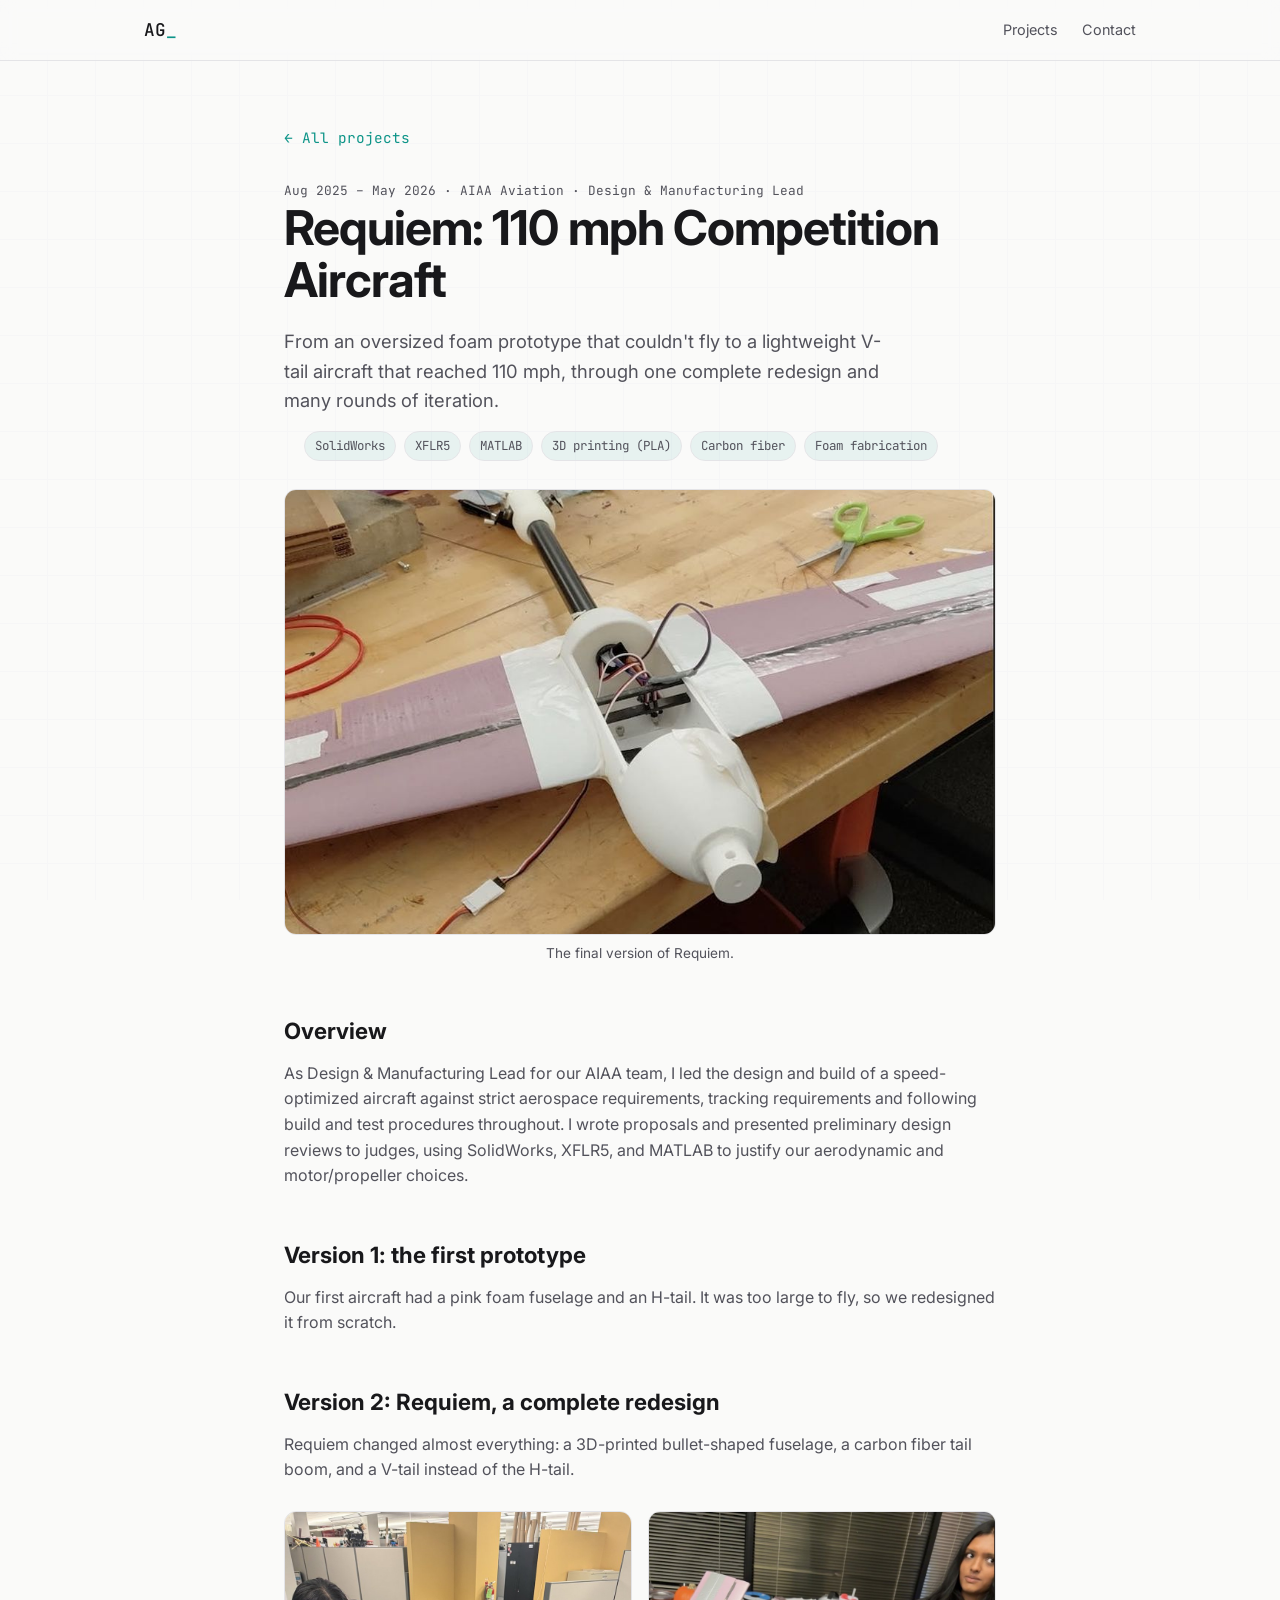
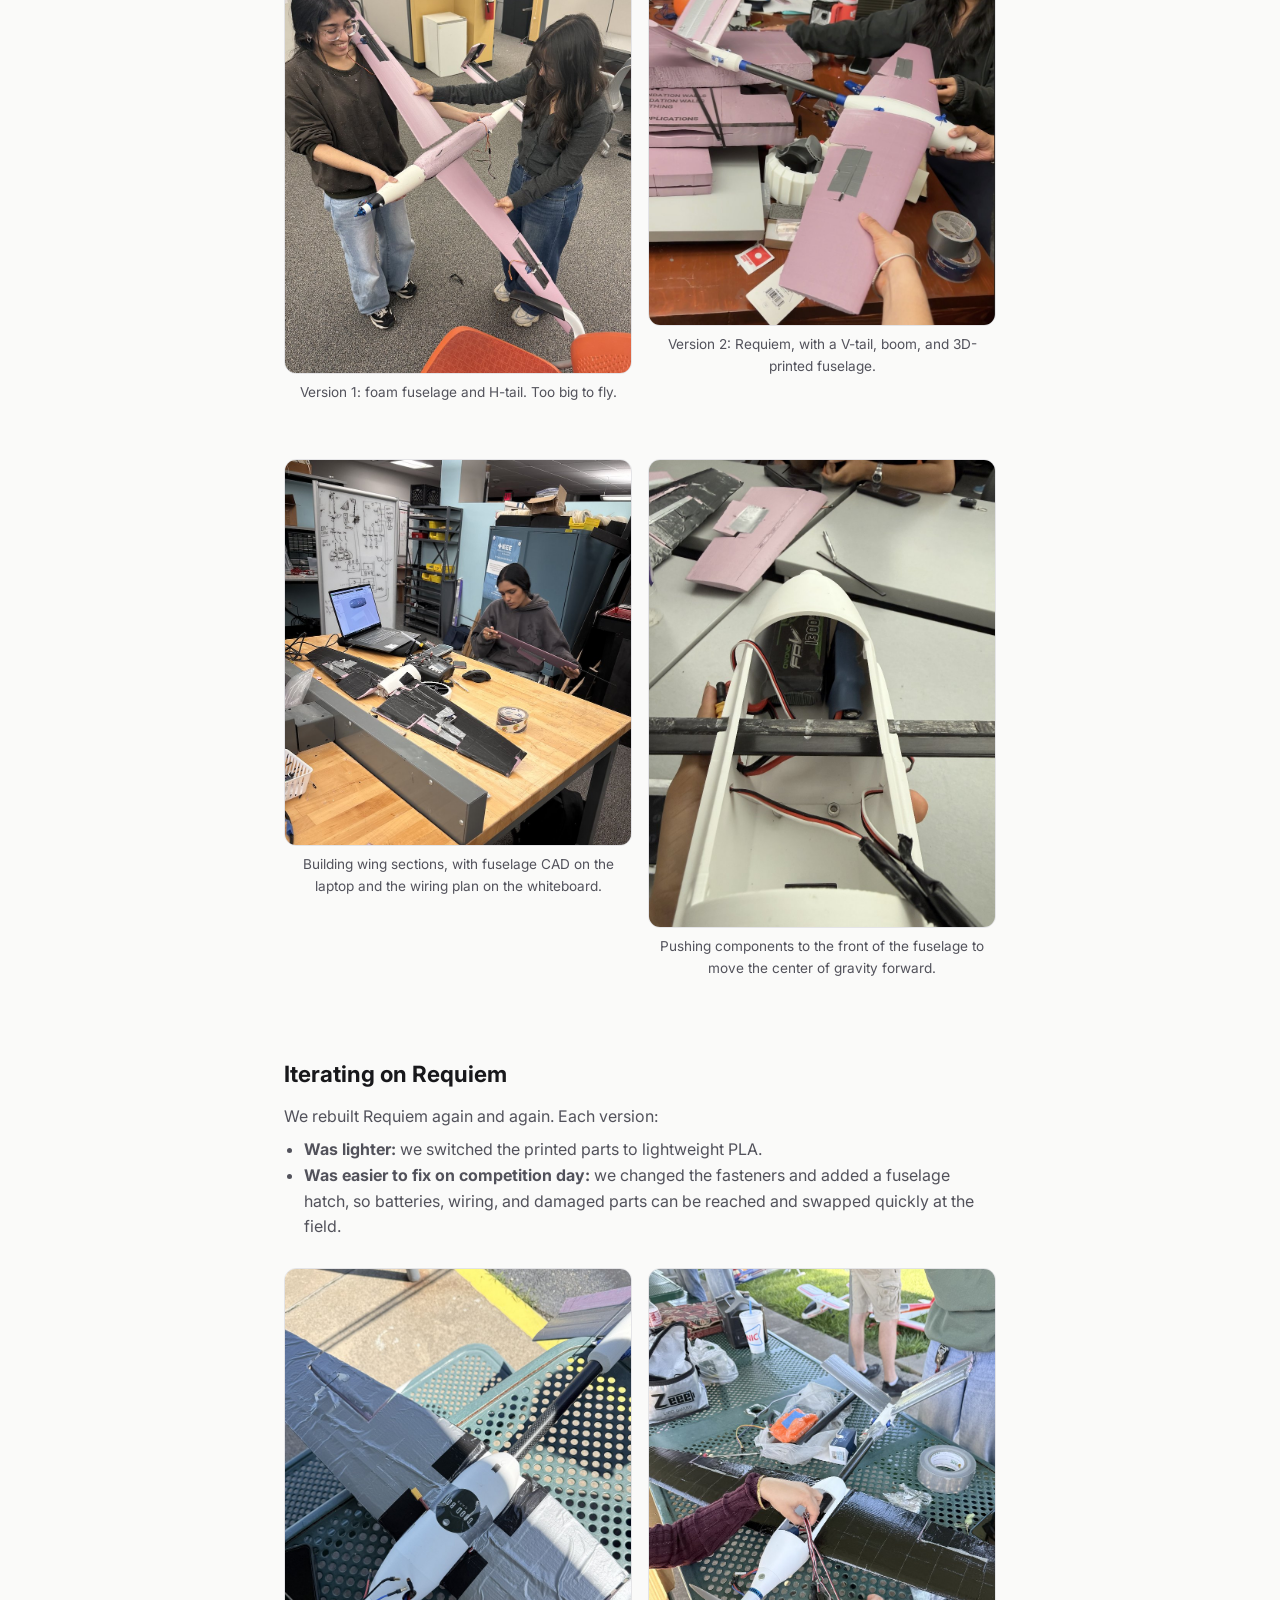
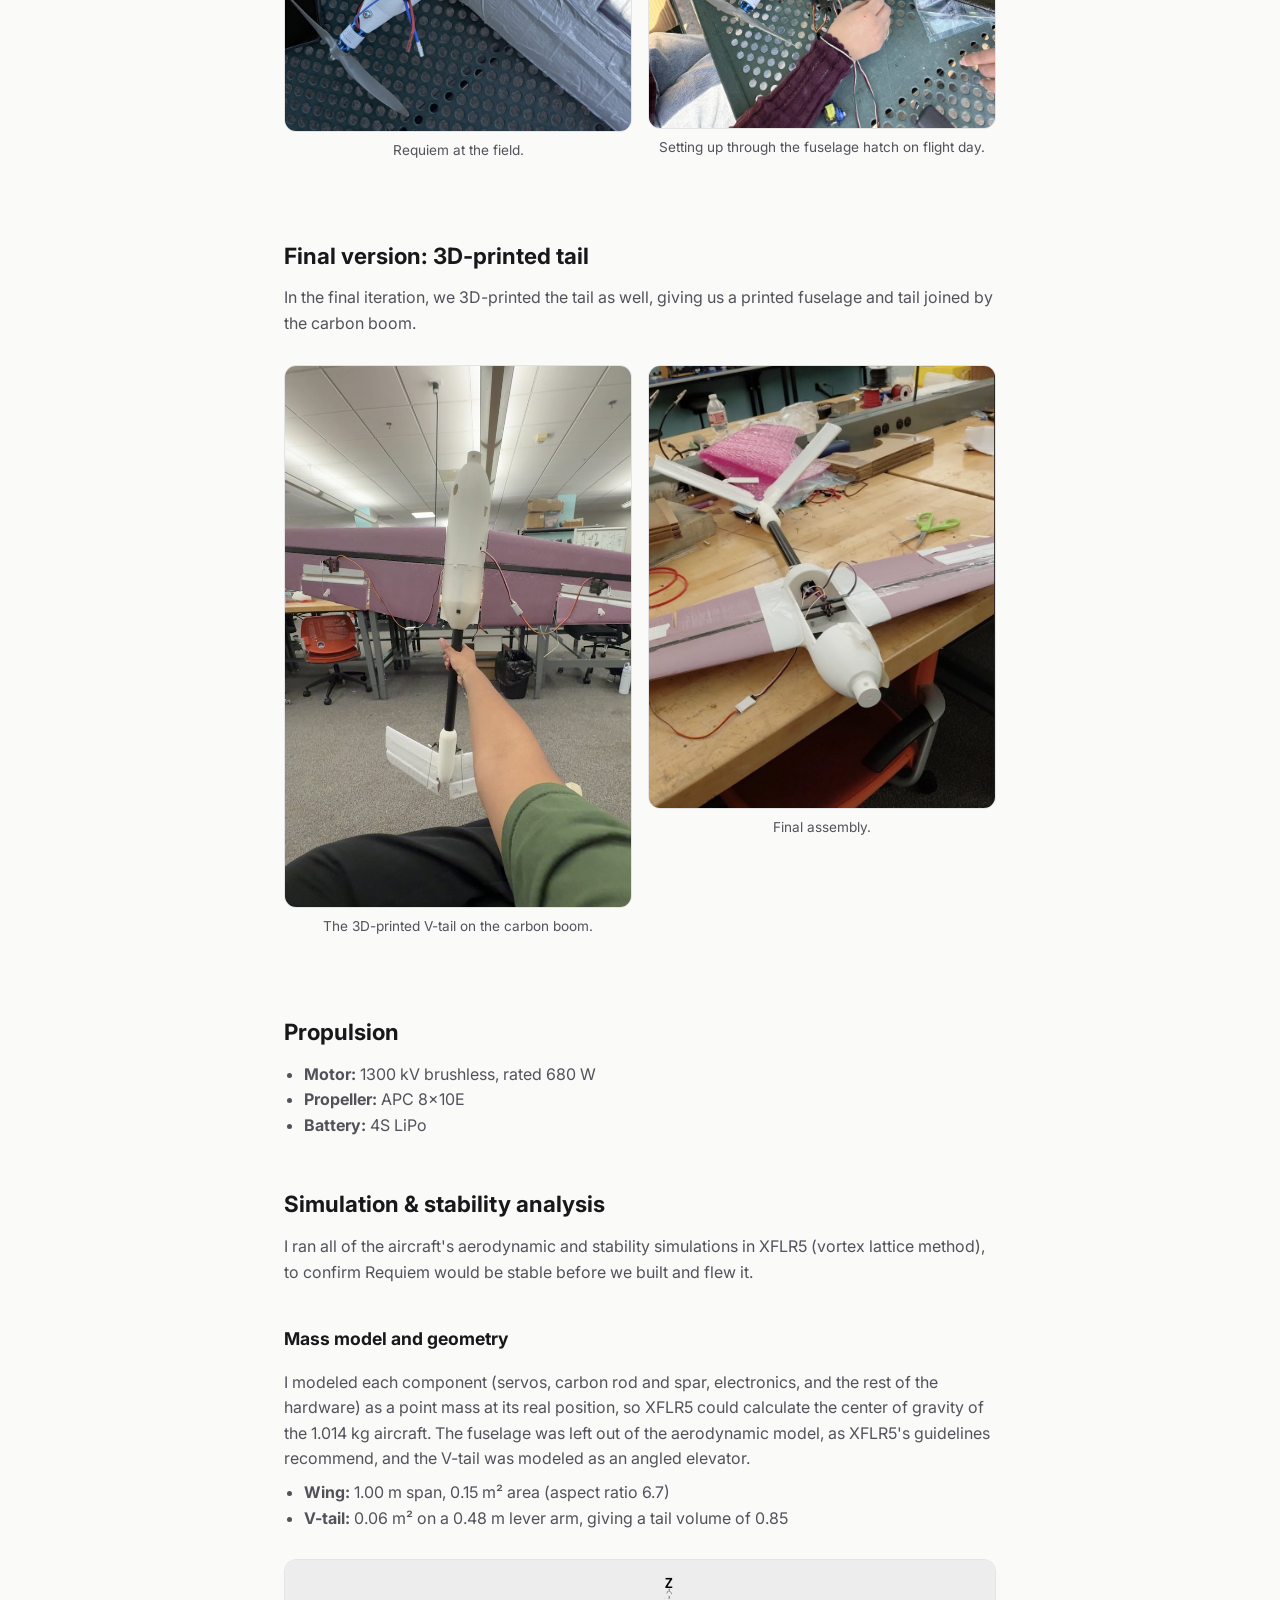
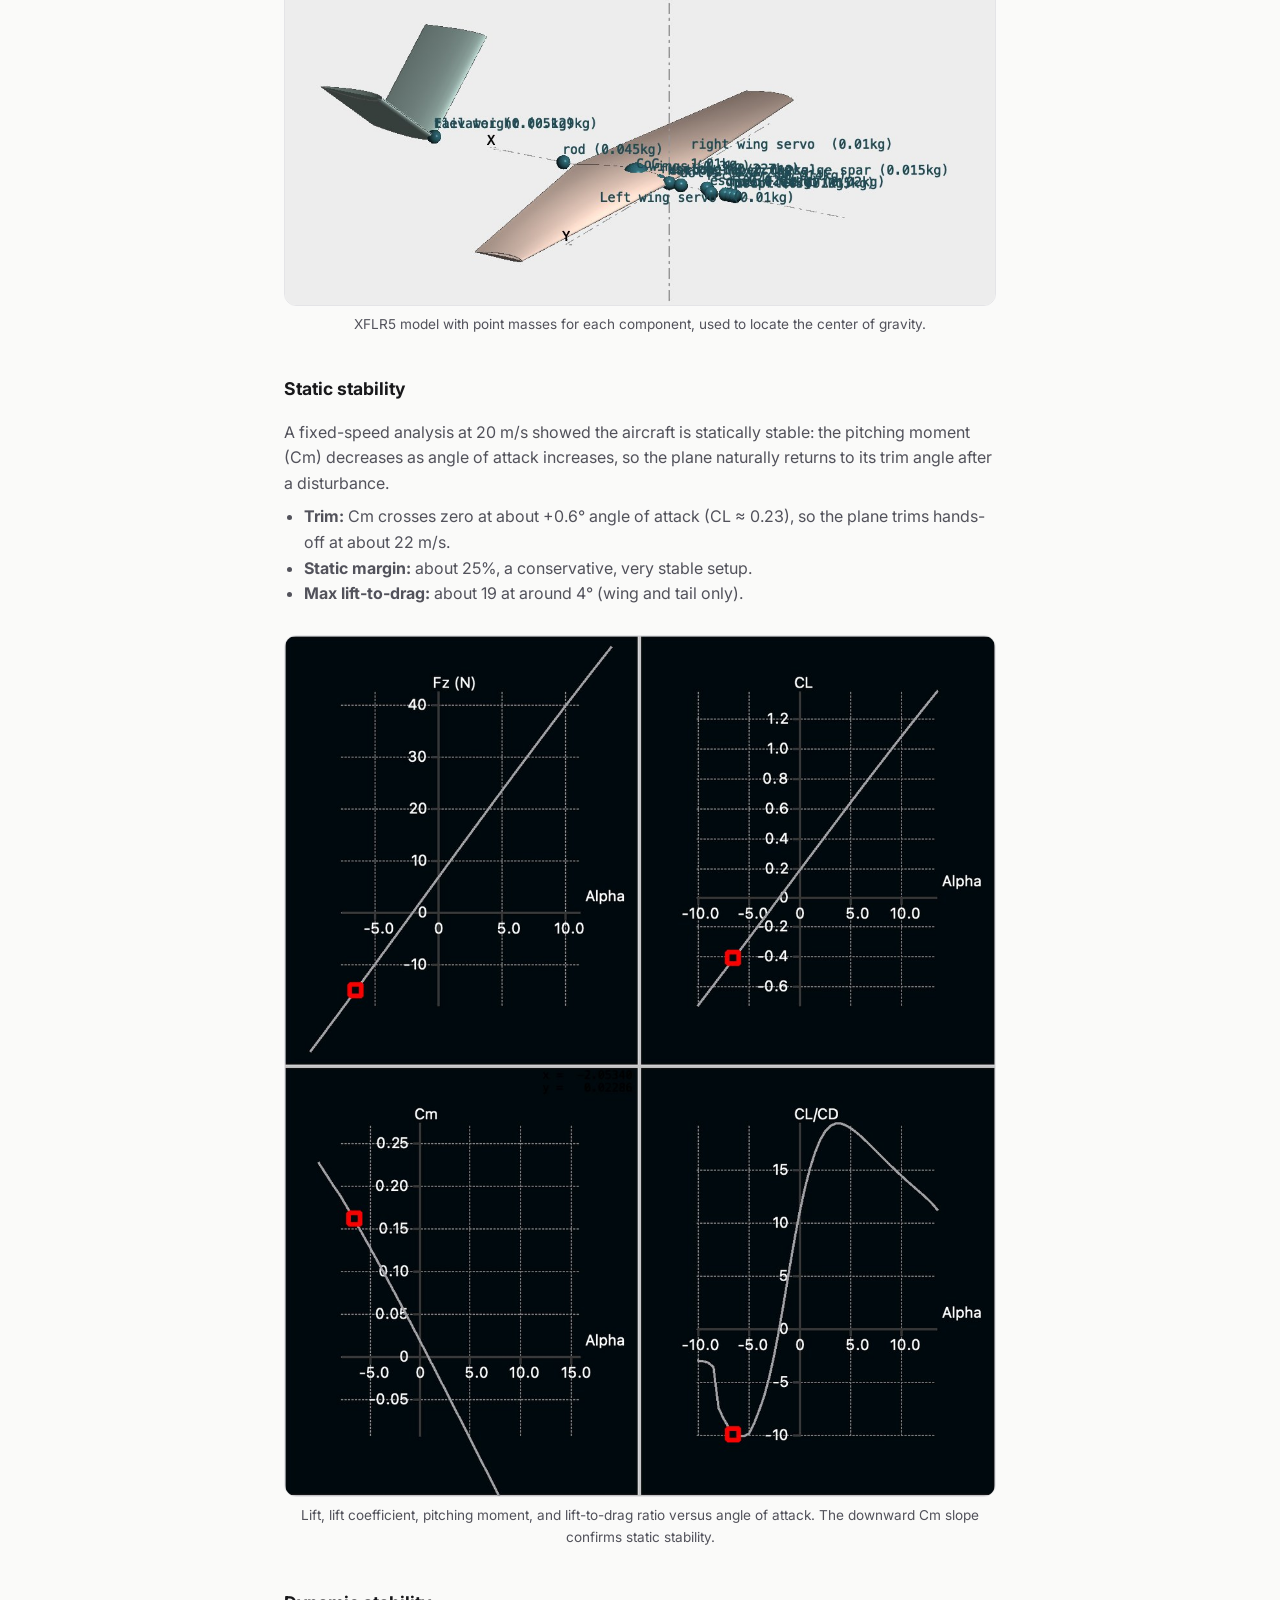
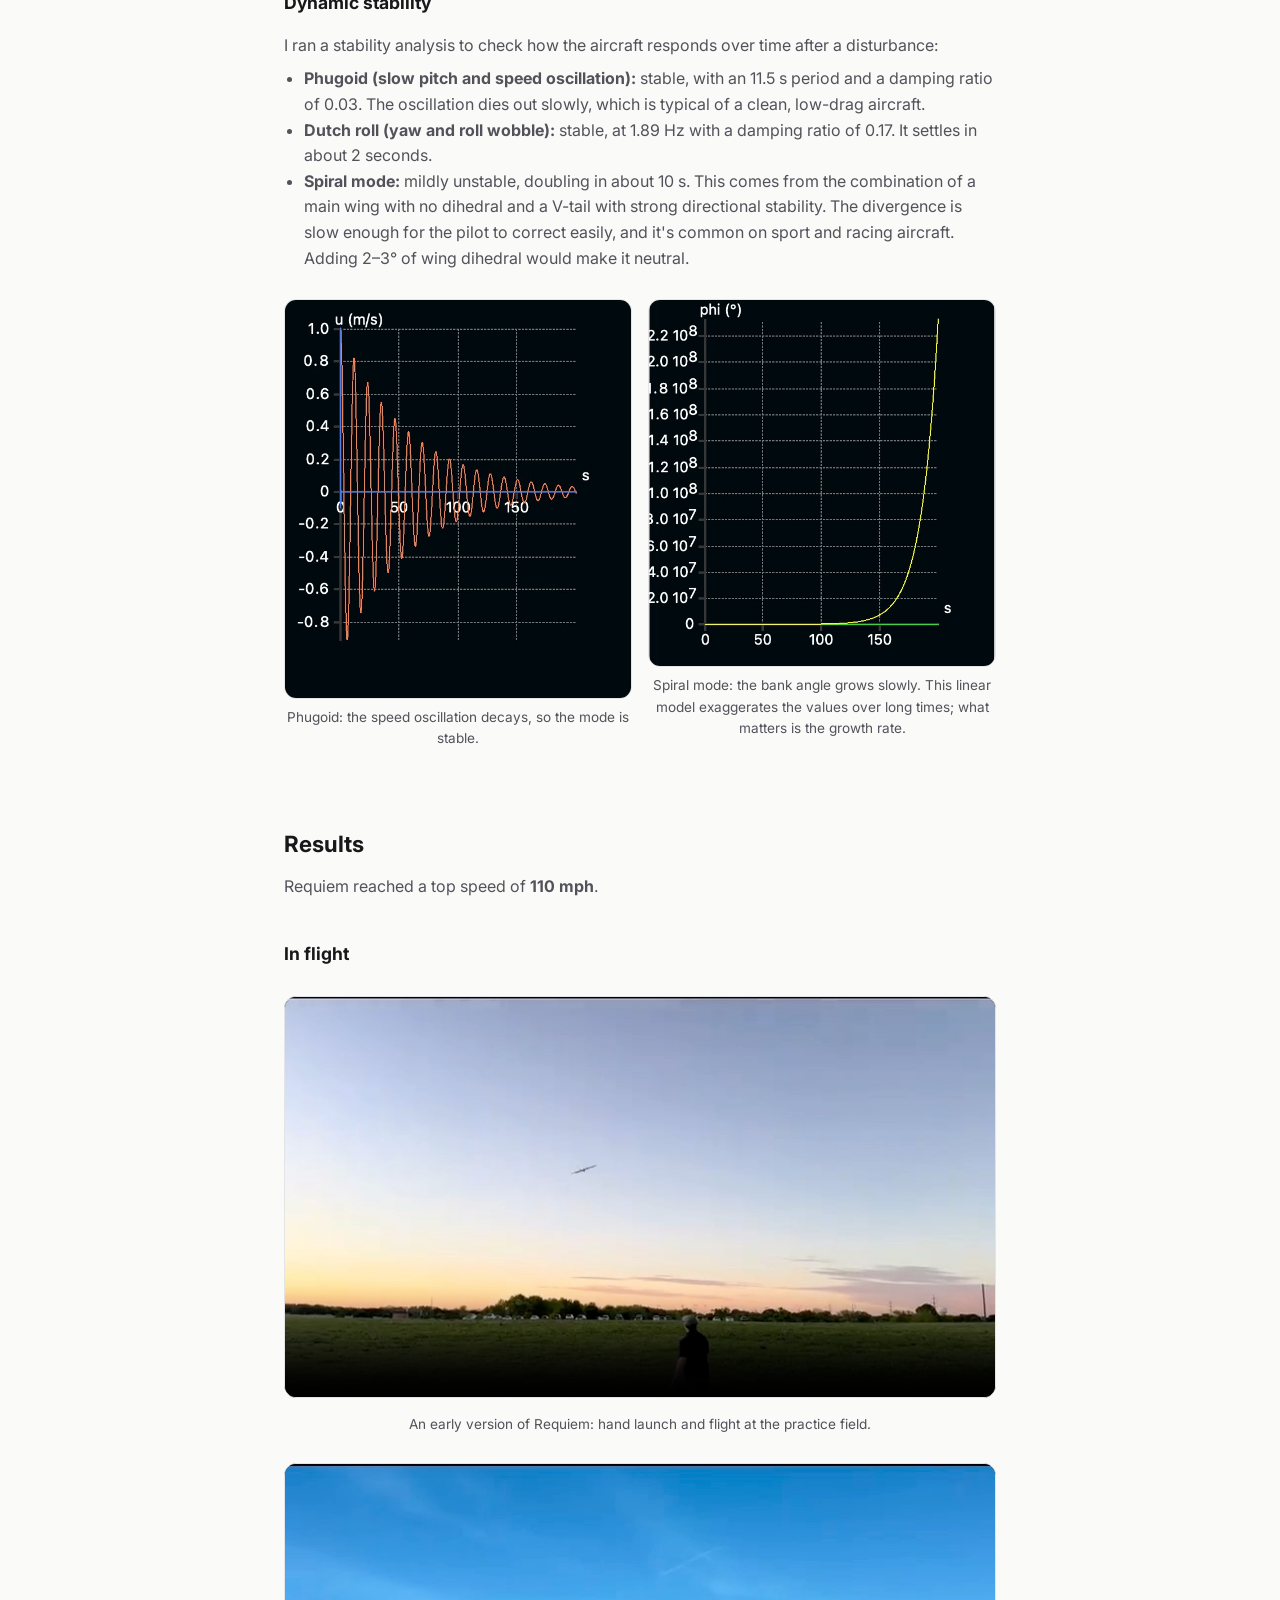
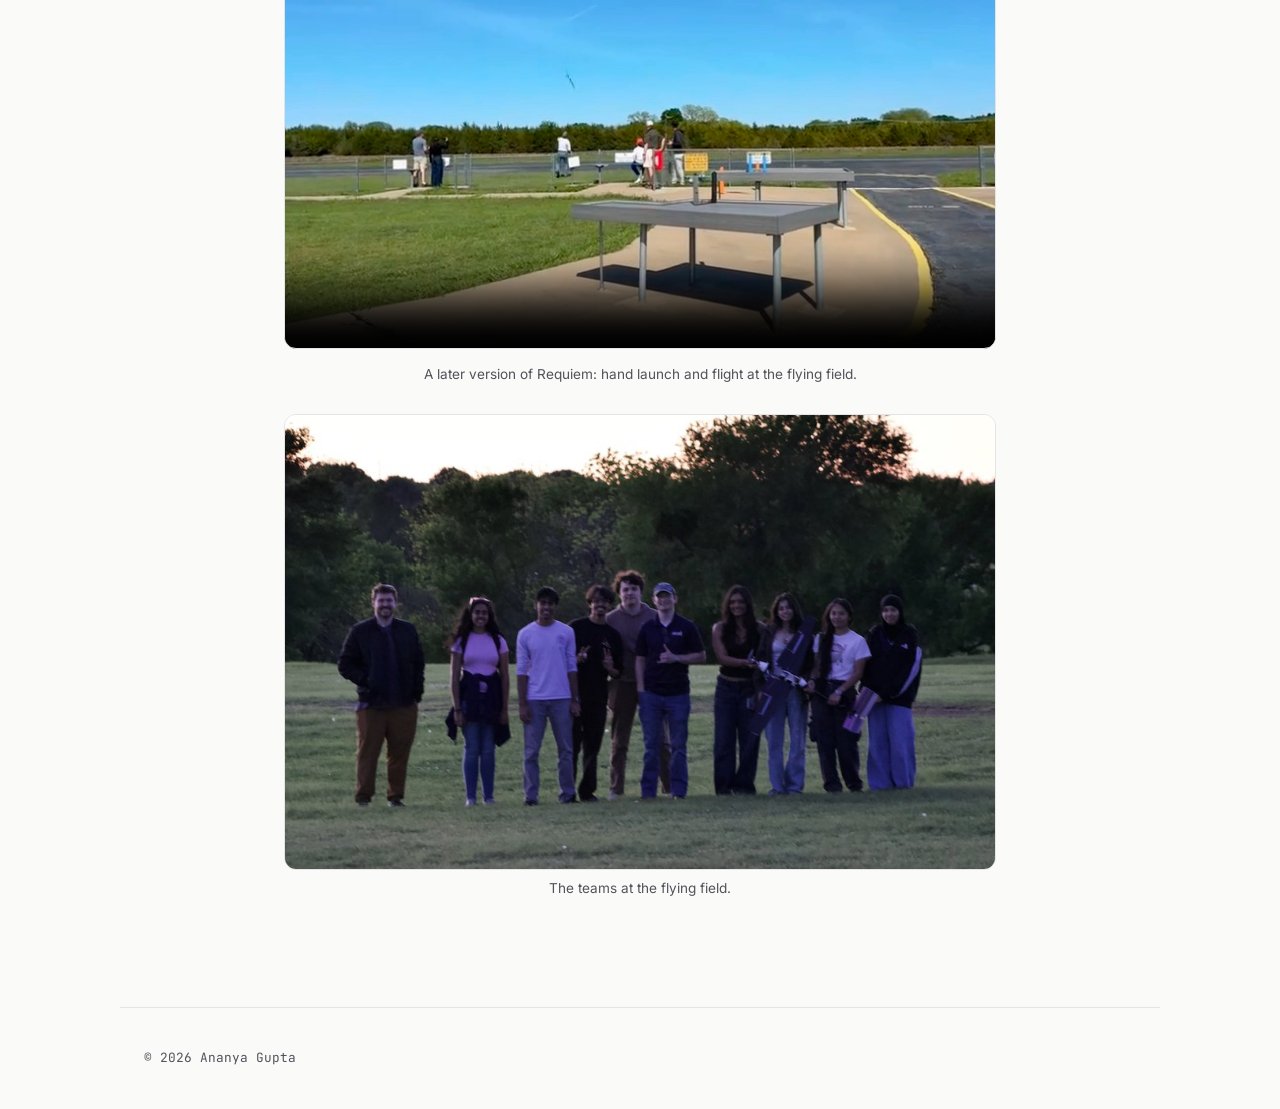
<file: projects/aiaa-aircraft.html>
<!DOCTYPE html>
<html lang="en">
<head>
  <meta charset="UTF-8" />
  <meta name="viewport" content="width=device-width, initial-scale=1.0" />
  <title>Requiem Aircraft | Ananya Gupta</title>
  <link rel="preconnect" href="https://fonts.googleapis.com" />
  <link rel="preconnect" href="https://fonts.gstatic.com" crossorigin />
  <link href="https://fonts.googleapis.com/css2?family=Inter:wght@400;500;600;700&family=JetBrains+Mono:wght@400;500&display=swap" rel="stylesheet" />
  <link rel="stylesheet" href="../style.css" />
</head>
<body>
  <header class="nav">
    <div class="container nav-inner">
      <a href="../index.html" class="logo">AG<span class="accent">_</span></a>
      <nav>
        <a href="../index.html#projects">Projects</a>
        <a href="../index.html#contact">Contact</a>
      </nav>
    </div>
  </header>

  <main class="container article">
    <a class="back-link mono" href="../index.html#projects">← All projects</a>

    <p class="mono card-meta">Aug 2025 – May 2026 · AIAA Aviation · Design &amp; Manufacturing Lead</p>
    <h1>Requiem: 110 mph Competition Aircraft</h1>
    <p class="lead">
      From an oversized foam prototype that couldn't fly to a lightweight V-tail aircraft that reached
      110 mph, through one complete redesign and many rounds of iteration.
    </p>
    <ul class="tags" style="margin-top:16px"><li>SolidWorks</li><li>XFLR5</li><li>MATLAB</li><li>3D printing (PLA)</li><li>Carbon fiber</li><li>Foam fabrication</li></ul>

    <figure>
      <img src="../images/aiaa-card.jpg" alt="Requiem on the workbench: foam wings, carbon boom, and 3D-printed bullet fuselage with the hatch open" />
      <figcaption>The final version of Requiem.</figcaption>
    </figure>

    <h2>Overview</h2>
    <p>
      As Design &amp; Manufacturing Lead for our AIAA team, I led the design and build of a speed-optimized
      aircraft against strict aerospace requirements, tracking requirements and following build and test
      procedures throughout. I wrote proposals and presented preliminary design reviews to judges, using
      SolidWorks, XFLR5, and MATLAB to justify our aerodynamic and motor/propeller choices.
    </p>

    <h2>Version 1: the first prototype</h2>
    <p>
      Our first aircraft had a pink foam fuselage and an H-tail. It was too large to fly, so we redesigned
      it from scratch.
    </p>

    <h2>Version 2: Requiem, a complete redesign</h2>
    <p>
      Requiem changed almost everything: a 3D-printed bullet-shaped fuselage, a carbon fiber tail boom,
      and a V-tail instead of the H-tail.
    </p>
    <div class="img-row">
      <figure>
        <img src="../images/aiaa-v1-prototype.jpg" alt="The first prototype: a large pink foam aircraft with an H-tail, held by two team members" />
        <figcaption>Version 1: foam fuselage and H-tail. Too big to fly.</figcaption>
      </figure>
      <figure>
        <img src="../images/aiaa-requiem-v1.jpg" alt="Early Requiem: pink foam wings, carbon boom, V-tail, and white 3D-printed fuselage" />
        <figcaption>Version 2: Requiem, with a V-tail, boom, and 3D-printed fuselage.</figcaption>
      </figure>
    </div>
    <div class="img-row">
      <figure>
        <img src="../images/aiaa-build.jpg" alt="Building wing sections at the workbench, with CAD of the fuselage on a laptop and a wiring diagram on the whiteboard" />
        <figcaption>Building wing sections, with fuselage CAD on the laptop and the wiring plan on the whiteboard.</figcaption>
      </figure>
      <figure>
        <img src="../images/aiaa-hatch.jpg" alt="Inside the 3D-printed fuselage: the LiPo battery and electronics packed toward the nose to move the center of gravity forward" />
        <figcaption>Pushing components to the front of the fuselage to move the center of gravity forward.</figcaption>
      </figure>
    </div>

    <h2>Iterating on Requiem</h2>
    <p>We rebuilt Requiem again and again. Each version:</p>
    <ul>
      <li><strong>Was lighter:</strong> we switched the printed parts to lightweight PLA.</li>
      <li><strong>Was easier to fix on competition day:</strong> we changed the fasteners and added a fuselage
        hatch, so batteries, wiring, and damaged parts can be reached and swapped quickly at the field.</li>
    </ul>
    <div class="img-row">
      <figure>
        <img src="../images/aiaa-requiem-field.jpg" alt="Requiem at the flying field, wings reinforced with tape and motor wiring exposed" />
        <figcaption>Requiem at the field.</figcaption>
      </figure>
      <figure>
        <img src="../images/aiaa-field-setup.jpg" alt="Wiring servos through the fuselage hatch during setup at the field" />
        <figcaption>Setting up through the fuselage hatch on flight day.</figcaption>
      </figure>
    </div>

    <h2>Final version: 3D-printed tail</h2>
    <p>
      In the final iteration, we 3D-printed the tail as well, giving us a printed fuselage and tail joined by
      the carbon boom.
    </p>
    <div class="img-row">
      <figure>
        <img src="../images/aiaa-printed-tail.jpg" alt="Final Requiem held up, showing the 3D-printed V-tail at the end of the carbon boom" />
        <figcaption>The 3D-printed V-tail on the carbon boom.</figcaption>
      </figure>
      <figure>
        <img src="../images/aiaa-final-bench.jpg" alt="Final Requiem on the workbench with the printed tail and open fuselage hatch" />
        <figcaption>Final assembly.</figcaption>
      </figure>
    </div>

    <h2>Propulsion</h2>
    <ul>
      <li><strong>Motor:</strong> 1300 kV brushless, rated 680 W</li>
      <li><strong>Propeller:</strong> APC 8×10E</li>
      <li><strong>Battery:</strong> 4S LiPo</li>
    </ul>

    <h2>Simulation &amp; stability analysis</h2>
    <p>
      I ran all of the aircraft's aerodynamic and stability simulations in XFLR5 (vortex lattice method),
      to confirm Requiem would be stable before we built and flew it.
    </p>

    <h3 class="subhead">Mass model and geometry</h3>
    <p>
      I modeled each component (servos, carbon rod and spar, electronics, and the rest of the hardware)
      as a point mass at its real position, so XFLR5 could calculate the center of gravity of the 1.014 kg aircraft. The
      fuselage was left out of the aerodynamic model, as XFLR5's guidelines recommend, and the V-tail was
      modeled as an angled elevator.
    </p>
    <ul>
      <li><strong>Wing:</strong> 1.00 m span, 0.15 m² area (aspect ratio 6.7)</li>
      <li><strong>V-tail:</strong> 0.06 m² on a 0.48 m lever arm, giving a tail volume of 0.85</li>
    </ul>
    <figure>
      <img src="../images/xflr5-mass-model.jpg" alt="XFLR5 3D model of Requiem showing the wing, V-tail, and point masses for each component" />
      <figcaption>XFLR5 model with point masses for each component, used to locate the center of gravity.</figcaption>
    </figure>

    <h3 class="subhead">Static stability</h3>
    <p>
      A fixed-speed analysis at 20 m/s showed the aircraft is statically stable: the pitching moment (Cm)
      decreases as angle of attack increases, so the plane naturally returns to its trim angle after a
      disturbance.
    </p>
    <ul>
      <li><strong>Trim:</strong> Cm crosses zero at about +0.6° angle of attack (CL ≈ 0.23), so the plane
        trims hands-off at about 22 m/s.</li>
      <li><strong>Static margin:</strong> about 25%, a conservative, very stable setup.</li>
      <li><strong>Max lift-to-drag:</strong> about 19 at around 4° (wing and tail only).</li>
    </ul>
    <figure>
      <img src="../images/xflr5-static.jpg" alt="XFLR5 plots of lift force, lift coefficient, pitching moment, and lift-to-drag ratio versus angle of attack" />
      <figcaption>Lift, lift coefficient, pitching moment, and lift-to-drag ratio versus angle of attack. The downward Cm slope confirms static stability.</figcaption>
    </figure>

    <h3 class="subhead">Dynamic stability</h3>
    <p>I ran a stability analysis to check how the aircraft responds over time after a disturbance:</p>
    <ul>
      <li><strong>Phugoid (slow pitch and speed oscillation):</strong> stable, with an 11.5 s period and a
        damping ratio of 0.03. The oscillation dies out slowly, which is typical of a clean, low-drag aircraft.</li>
      <li><strong>Dutch roll (yaw and roll wobble):</strong> stable, at 1.89 Hz with a damping ratio of 0.17.
        It settles in about 2 seconds.</li>
      <li><strong>Spiral mode:</strong> mildly unstable, doubling in about 10 s. This comes from the
        combination of a main wing with no dihedral and a V-tail with strong directional stability. The
        divergence is slow enough for the pilot to correct easily, and it's common on sport and racing aircraft.
        Adding 2–3° of wing dihedral would make it neutral.</li>
    </ul>
    <div class="img-row">
      <figure>
        <img src="../images/xflr5-phugoid.jpg" alt="Phugoid time response: forward speed oscillation decaying over about 200 seconds" />
        <figcaption>Phugoid: the speed oscillation decays, so the mode is stable.</figcaption>
      </figure>
      <figure>
        <img src="../images/xflr5-spiral.jpg" alt="Spiral mode time response: bank angle growing slowly without oscillation" />
        <figcaption>Spiral mode: the bank angle grows slowly. This linear model exaggerates the values over long times; what matters is the growth rate.</figcaption>
      </figure>
    </div>

    <h2>Results</h2>
    <p>Requiem reached a top speed of <strong>110 mph</strong>.</p>

    <h3 class="subhead">In flight</h3>
    <figure>
      <video class="video video-free" controls muted playsinline preload="metadata" poster="../images/requiem-flight-1-poster.jpg">
        <source src="../videos/requiem-flight-1.mp4" type="video/mp4" />
        Your browser can't play this video.
      </video>
      <figcaption>An early version of Requiem: hand launch and flight at the practice field.</figcaption>
    </figure>
    <figure>
      <video class="video video-free" controls muted playsinline preload="metadata" poster="../images/requiem-flight-2-poster.jpg">
        <source src="../videos/requiem-flight-2.mp4" type="video/mp4" />
        Your browser can't play this video.
      </video>
      <figcaption>A later version of Requiem: hand launch and flight at the flying field.</figcaption>
    </figure>

    <figure>
      <img src="../images/aiaa-team.jpg" alt="AIAA teams together at the flying field, one team holding its aircraft" />
      <figcaption>The teams at the flying field.</figcaption>
    </figure>
    <!-- ADD: competition result or placement, if any; weight of the final version vs. version 1 -->

    <!-- ADD: the short-period mode from XFLR5 (Mode 1 or 2) to complete the stability summary. -->
  </main>

  <footer class="container footer mono">
    <p>© 2026 Ananya Gupta</p>
  </footer>
</body>
</html>
</file>
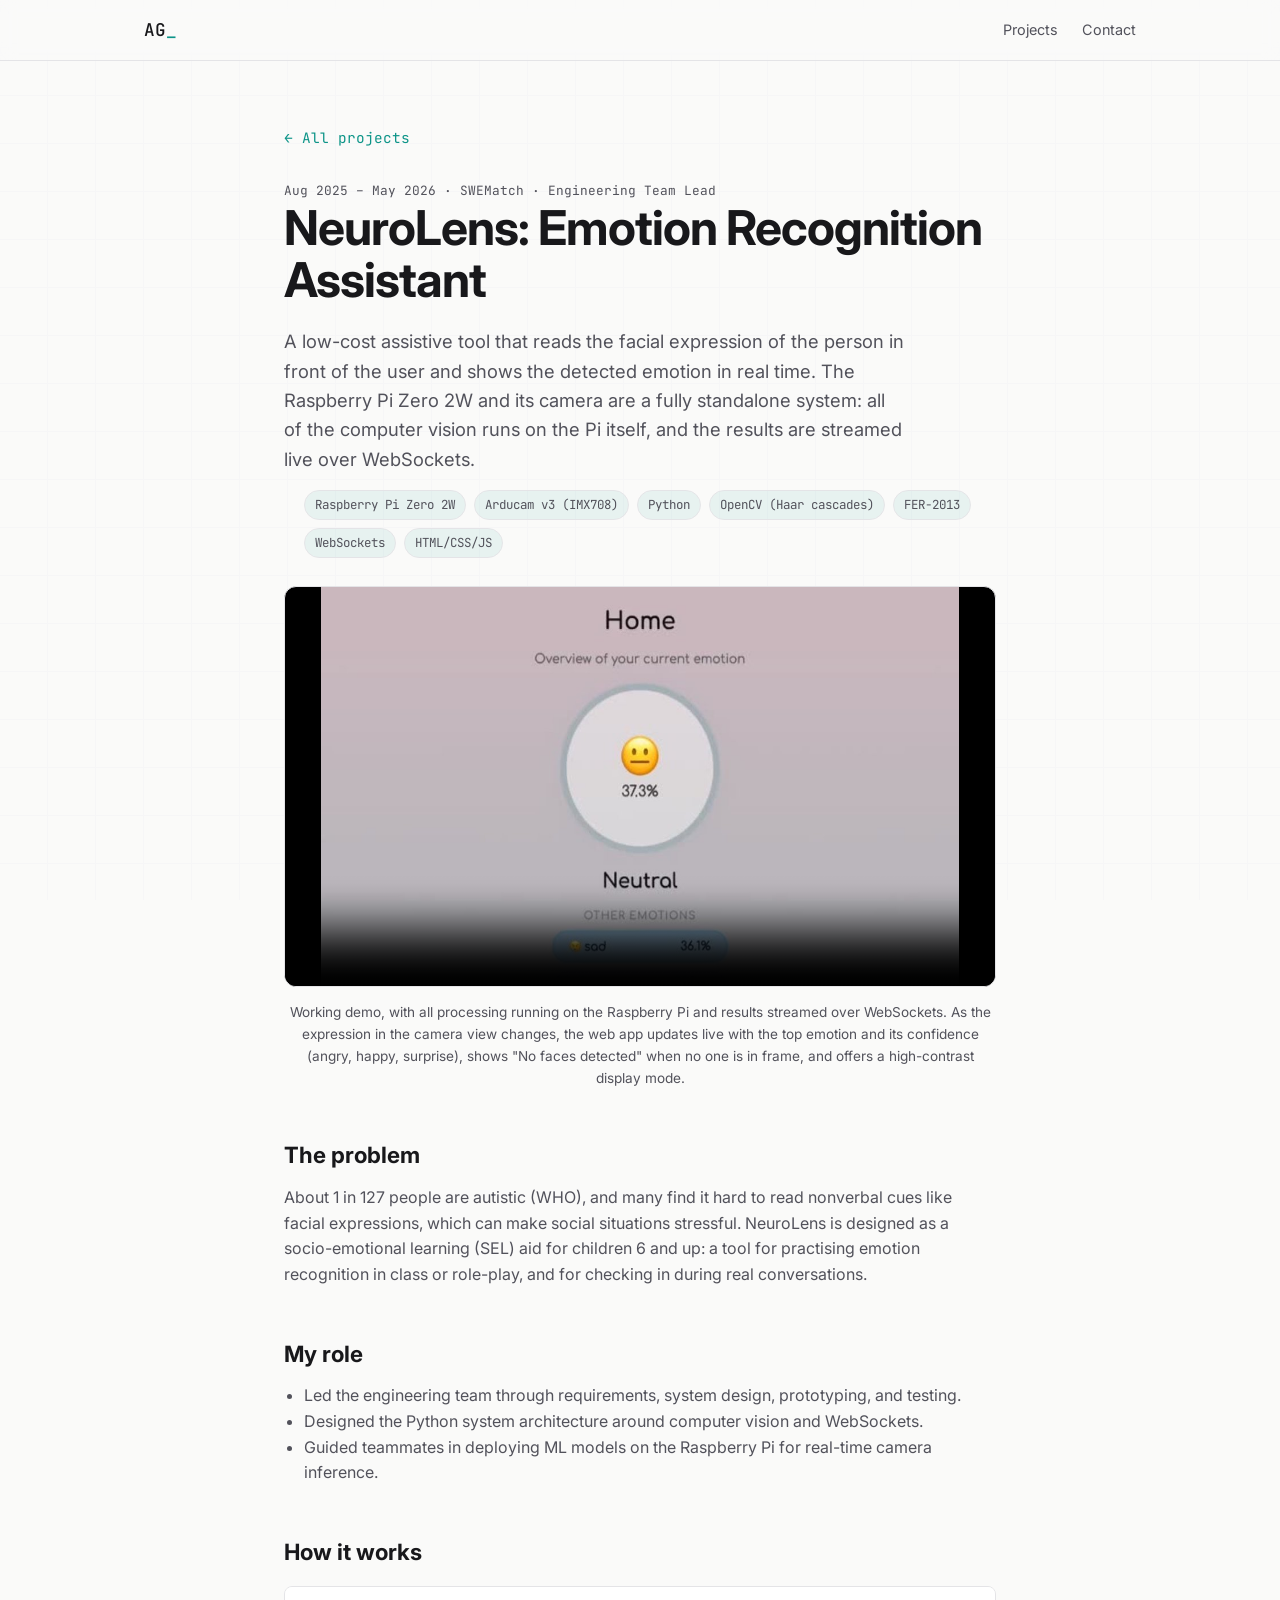
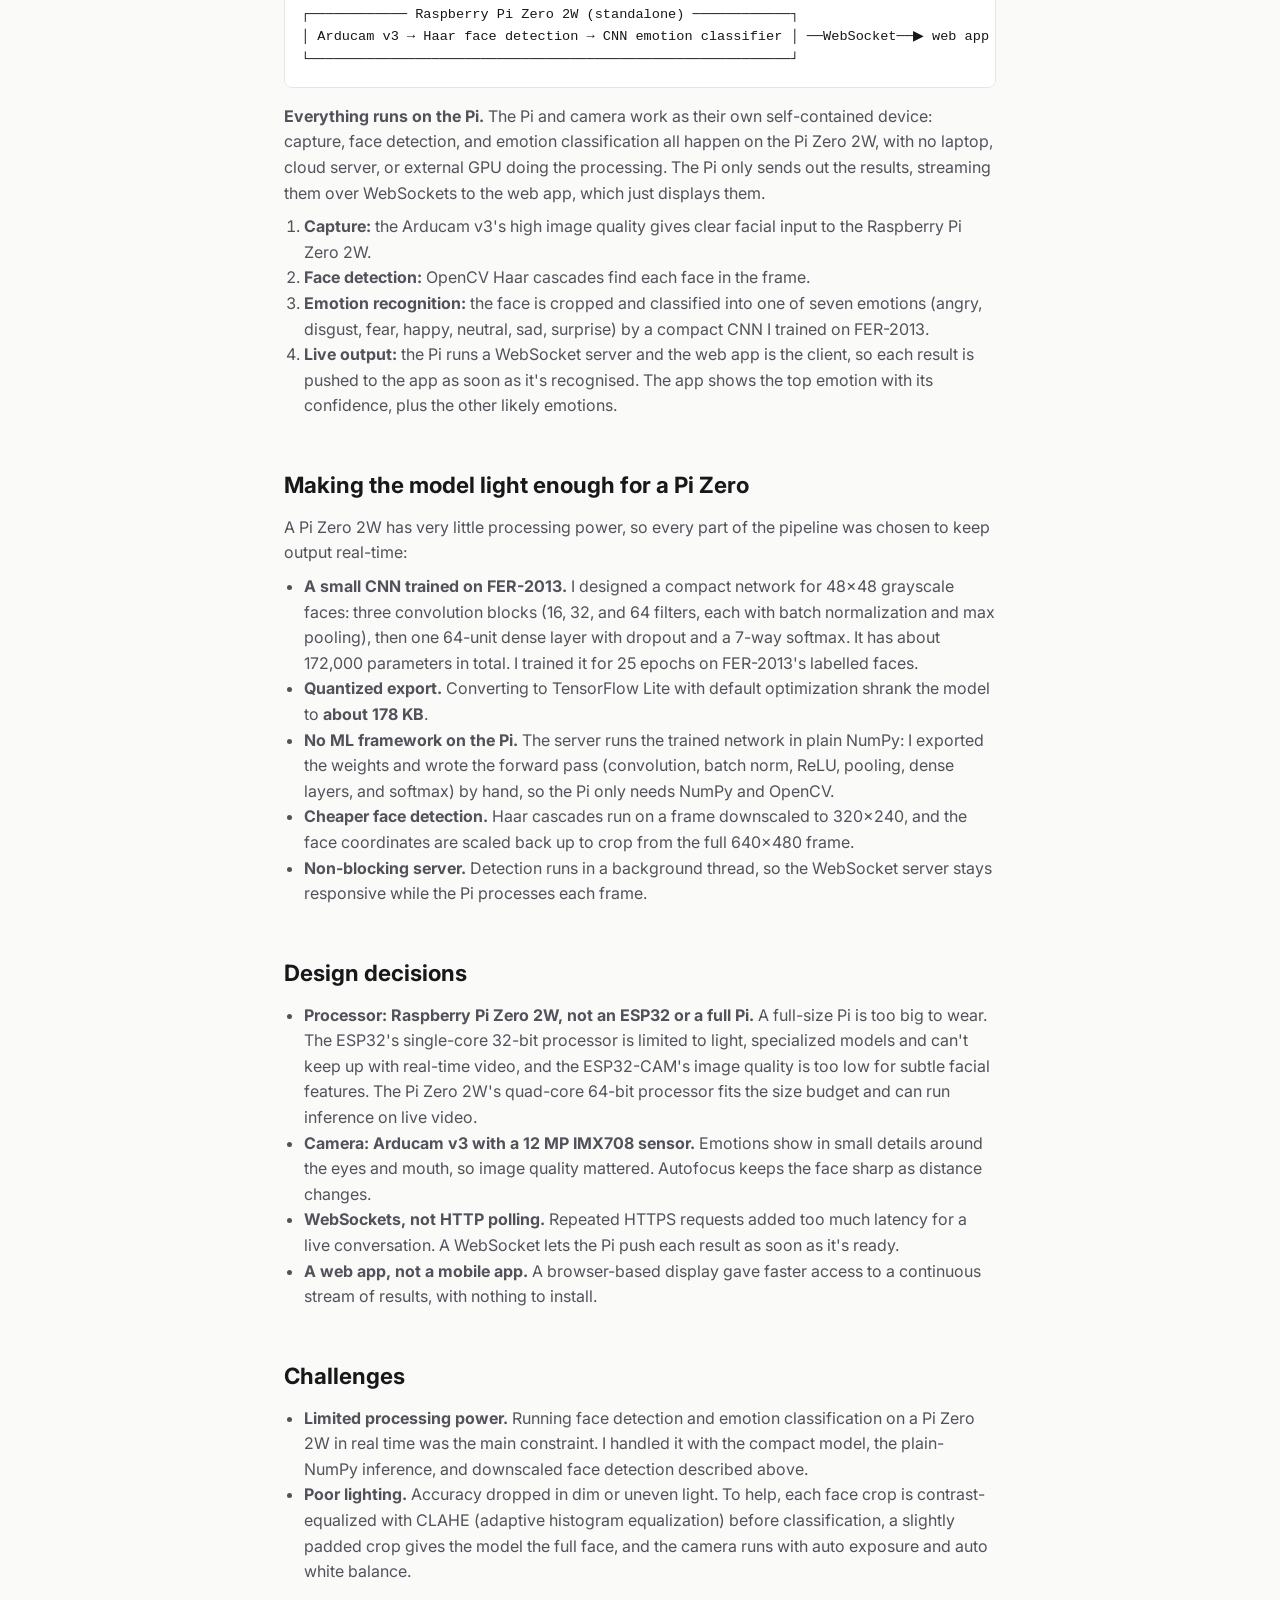
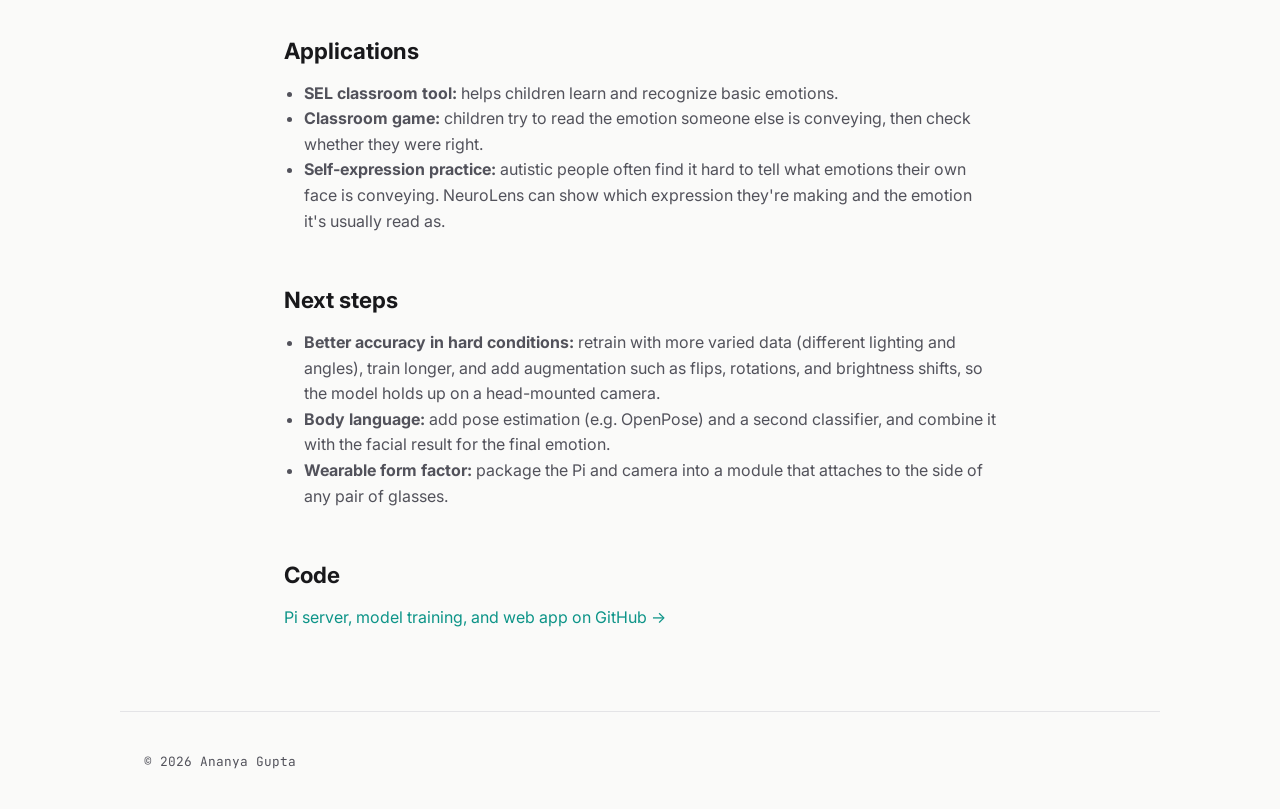
<file: projects/assistive-device.html>
<!DOCTYPE html>
<html lang="en">
<head>
  <meta charset="UTF-8" />
  <meta name="viewport" content="width=device-width, initial-scale=1.0" />
  <title>NeuroLens | Ananya Gupta</title>
  <link rel="preconnect" href="https://fonts.googleapis.com" />
  <link rel="preconnect" href="https://fonts.gstatic.com" crossorigin />
  <link href="https://fonts.googleapis.com/css2?family=Inter:wght@400;500;600;700&family=JetBrains+Mono:wght@400;500&display=swap" rel="stylesheet" />
  <link rel="stylesheet" href="../style.css" />
</head>
<body>
  <header class="nav">
    <div class="container nav-inner">
      <a href="../index.html" class="logo">AG<span class="accent">_</span></a>
      <nav>
        <a href="../index.html#projects">Projects</a>
        <a href="../index.html#contact">Contact</a>
      </nav>
    </div>
  </header>

  <main class="container article">
    <a class="back-link mono" href="../index.html#projects">← All projects</a>

    <p class="mono card-meta">Aug 2025 – May 2026 · SWEMatch · Engineering Team Lead</p>
    <h1>NeuroLens: Emotion Recognition Assistant</h1>
    <p class="lead">
      A low-cost assistive tool that reads the facial expression of the person in front of the user and shows
      the detected emotion in real time. The Raspberry Pi Zero 2W and its camera are a fully standalone
      system: all of the computer vision runs on the Pi itself, and the results are streamed live over WebSockets.
    </p>
    <ul class="tags" style="margin-top:16px"><li>Raspberry Pi Zero 2W</li><li>Arducam v3 (IMX708)</li><li>Python</li><li>OpenCV (Haar cascades)</li><li>FER-2013</li><li>WebSockets</li><li>HTML/CSS/JS</li></ul>

    <figure>
      <video class="video" controls muted playsinline preload="metadata" poster="../images/neurolens-card.jpg">
        <source src="../videos/neurolens-demo.mp4" type="video/mp4" />
        Your browser can't play this video.
      </video>
      <figcaption>
        Working demo, with all processing running on the Raspberry Pi and results streamed over WebSockets.
        As the expression in the camera view changes, the web app updates live with the top
        emotion and its confidence (angry, happy, surprise), shows "No faces detected" when no one is in
        frame, and offers a high-contrast display mode.
      </figcaption>
    </figure>

    <h2>The problem</h2>
    <p>
      About 1 in 127 people are autistic (WHO), and many find it hard to read nonverbal cues like facial
      expressions, which can make social situations stressful. NeuroLens is designed as a socio-emotional
      learning (SEL) aid for children 6 and up: a tool for practising emotion recognition in class or
      role-play, and for checking in during real conversations.
    </p>

    <h2>My role</h2>
    <ul>
      <li>Led the engineering team through requirements, system design, prototyping, and testing.</li>
      <li>Designed the Python system architecture around computer vision and WebSockets.</li>
      <li>Guided teammates in deploying ML models on the Raspberry Pi for real-time camera inference.</li>
    </ul>

    <h2>How it works</h2>
    <pre class="mono"><code>┌──────────── Raspberry Pi Zero 2W (standalone) ────────────┐
│ Arducam v3 → Haar face detection → CNN emotion classifier │ ──WebSocket──▶ web app (any browser)
└───────────────────────────────────────────────────────────┘</code></pre>
    <p>
      <strong>Everything runs on the Pi.</strong> The Pi and camera work as their own self-contained device:
      capture, face detection, and emotion classification all happen on the Pi Zero 2W, with no laptop, cloud
      server, or external GPU doing the processing. The Pi only sends out the results, streaming them over
      WebSockets to the web app, which just displays them.
    </p>
    <ol>
      <li><strong>Capture:</strong> the Arducam v3's high image quality gives clear facial input to the
        Raspberry Pi Zero 2W.</li>
      <li><strong>Face detection:</strong> OpenCV Haar cascades find each face in the frame.</li>
      <li><strong>Emotion recognition:</strong> the face is cropped and classified into one of seven emotions
        (angry, disgust, fear, happy, neutral, sad, surprise) by a compact CNN I trained on FER-2013.</li>
      <li><strong>Live output:</strong> the Pi runs a WebSocket server and the web app is the client, so each
        result is pushed to the app as soon as it's recognised. The app shows the top emotion with its
        confidence, plus the other likely emotions.</li>
    </ol>

    <h2>Making the model light enough for a Pi Zero</h2>
    <p>
      A Pi Zero 2W has very little processing power, so every part of the pipeline was chosen to keep
      output real-time:
    </p>
    <ul>
      <li><strong>A small CNN trained on FER-2013.</strong> I designed a compact network for 48×48 grayscale
        faces: three convolution blocks (16, 32, and 64 filters, each with batch normalization and max
        pooling), then one 64-unit dense layer with dropout and a 7-way softmax. It has about 172,000
        parameters in total. I trained it for 25 epochs on FER-2013's labelled faces.</li>
      <li><strong>Quantized export.</strong> Converting to TensorFlow Lite with default optimization shrank the
        model to <strong>about 178 KB</strong>.</li>
      <li><strong>No ML framework on the Pi.</strong> The server runs the trained network in plain NumPy: I
        exported the weights and wrote the forward pass (convolution, batch norm, ReLU, pooling, dense layers,
        and softmax) by hand, so the Pi only needs NumPy and OpenCV.</li>
      <li><strong>Cheaper face detection.</strong> Haar cascades run on a frame downscaled to 320×240, and the
        face coordinates are scaled back up to crop from the full 640×480 frame.</li>
      <li><strong>Non-blocking server.</strong> Detection runs in a background thread, so the WebSocket server
        stays responsive while the Pi processes each frame.</li>
    </ul>

    <h2>Design decisions</h2>
    <ul>
      <li>
        <strong>Processor: Raspberry Pi Zero 2W, not an ESP32 or a full Pi.</strong> A full-size Pi is too big
        to wear. The ESP32's single-core 32-bit processor is limited to light, specialized models and can't keep
        up with real-time video, and the ESP32-CAM's image quality is too low for subtle facial features. The Pi
        Zero 2W's quad-core 64-bit processor fits the size budget and can run inference on live video.
      </li>
      <li>
        <strong>Camera: Arducam v3 with a 12 MP IMX708 sensor.</strong> Emotions show in small details around the
        eyes and mouth, so image quality mattered. Autofocus keeps the face sharp as distance changes.
      </li>
      <li>
        <strong>WebSockets, not HTTP polling.</strong> Repeated HTTPS requests added too much latency for a live
        conversation. A WebSocket lets the Pi push each result as soon as it's ready.
      </li>
      <li>
        <strong>A web app, not a mobile app.</strong> A browser-based display gave faster access to a continuous
        stream of results, with nothing to install.
      </li>
    </ul>

    <h2>Challenges</h2>
    <ul>
      <li><strong>Limited processing power.</strong> Running face detection and emotion classification on a
        Pi Zero 2W in real time was the main constraint. I handled it with the compact model, the plain-NumPy
        inference, and downscaled face detection described above.</li>
      <li><strong>Poor lighting.</strong> Accuracy dropped in dim or uneven light. To help, each face crop is
        contrast-equalized with CLAHE (adaptive histogram equalization) before classification, a slightly
        padded crop gives the model the full face, and the camera runs with auto exposure and auto white
        balance.</li>
    </ul>

    <h2>Applications</h2>
    <ul>
      <li><strong>SEL classroom tool:</strong> helps children learn and recognize basic emotions.</li>
      <li><strong>Classroom game:</strong> children try to read the emotion someone else is conveying, then
        check whether they were right.</li>
      <li><strong>Self-expression practice:</strong> autistic people often find it hard to tell what emotions
        their own face is conveying. NeuroLens can show which expression they're making and the emotion it's
        usually read as.</li>
    </ul>

    <h2>Next steps</h2>
    <ul>
      <li><strong>Better accuracy in hard conditions:</strong> retrain with more varied data (different
        lighting and angles), train longer, and add augmentation such as flips, rotations, and brightness
        shifts, so the model holds up on a head-mounted camera.</li>
      <li><strong>Body language:</strong> add pose estimation (e.g. OpenPose) and a second classifier, and
        combine it with the facial result for the final emotion.</li>
      <li><strong>Wearable form factor:</strong> package the Pi and camera into a module that attaches to the
        side of any pair of glasses.</li>
    </ul>

    <!-- ADD: build steps with photos, e.g.
    <h2>Build</h2>
    <div class="img-row">
      <figure><img src="../images/neurolens-step1.jpg" alt="" /><figcaption></figcaption></figure>
      <figure><img src="../images/neurolens-step2.jpg" alt="" /><figcaption></figcaption></figure>
    </div>
    -->

    <h2>Code</h2>
    <p><a href="https://github.com/softforware/neurolens" target="_blank">Pi server, model training, and web app on GitHub →</a></p>
  </main>

  <footer class="container footer mono">
    <p>© 2026 Ananya Gupta</p>
  </footer>
</body>
</html>
</file>
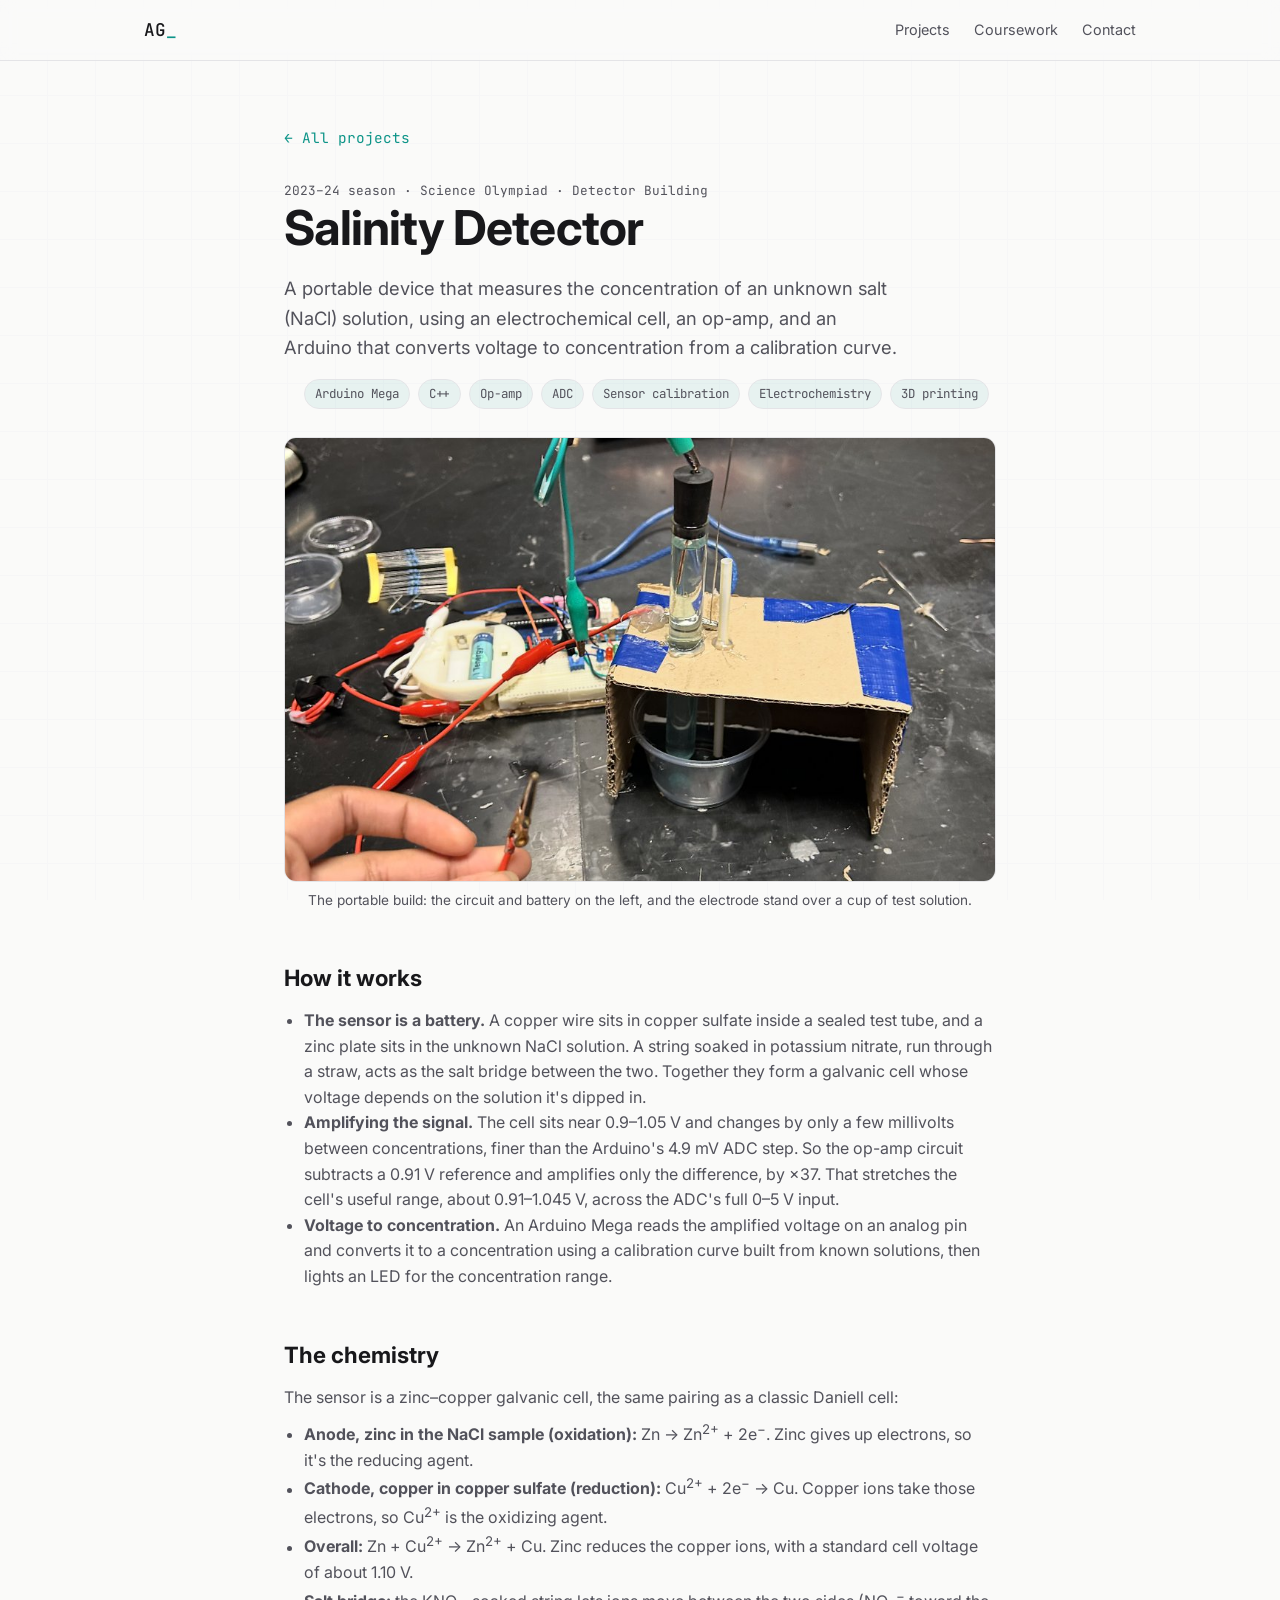
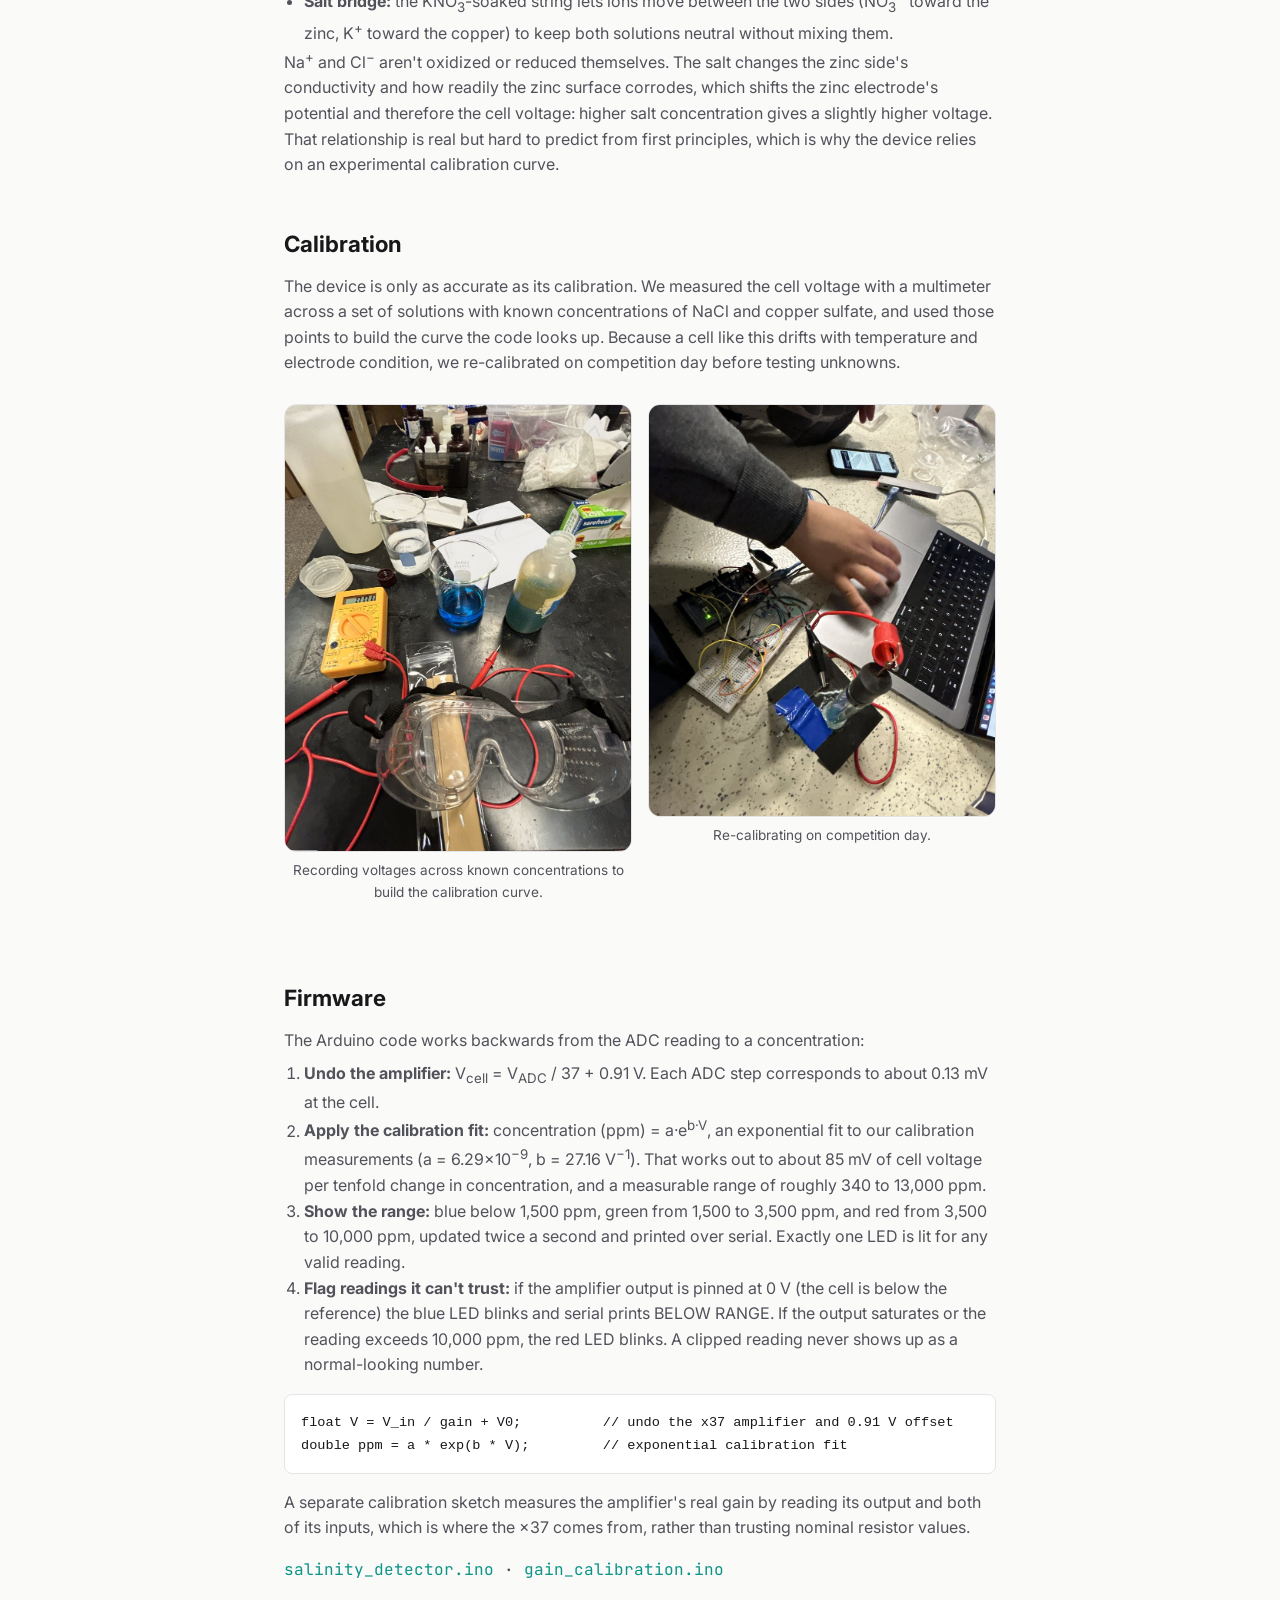
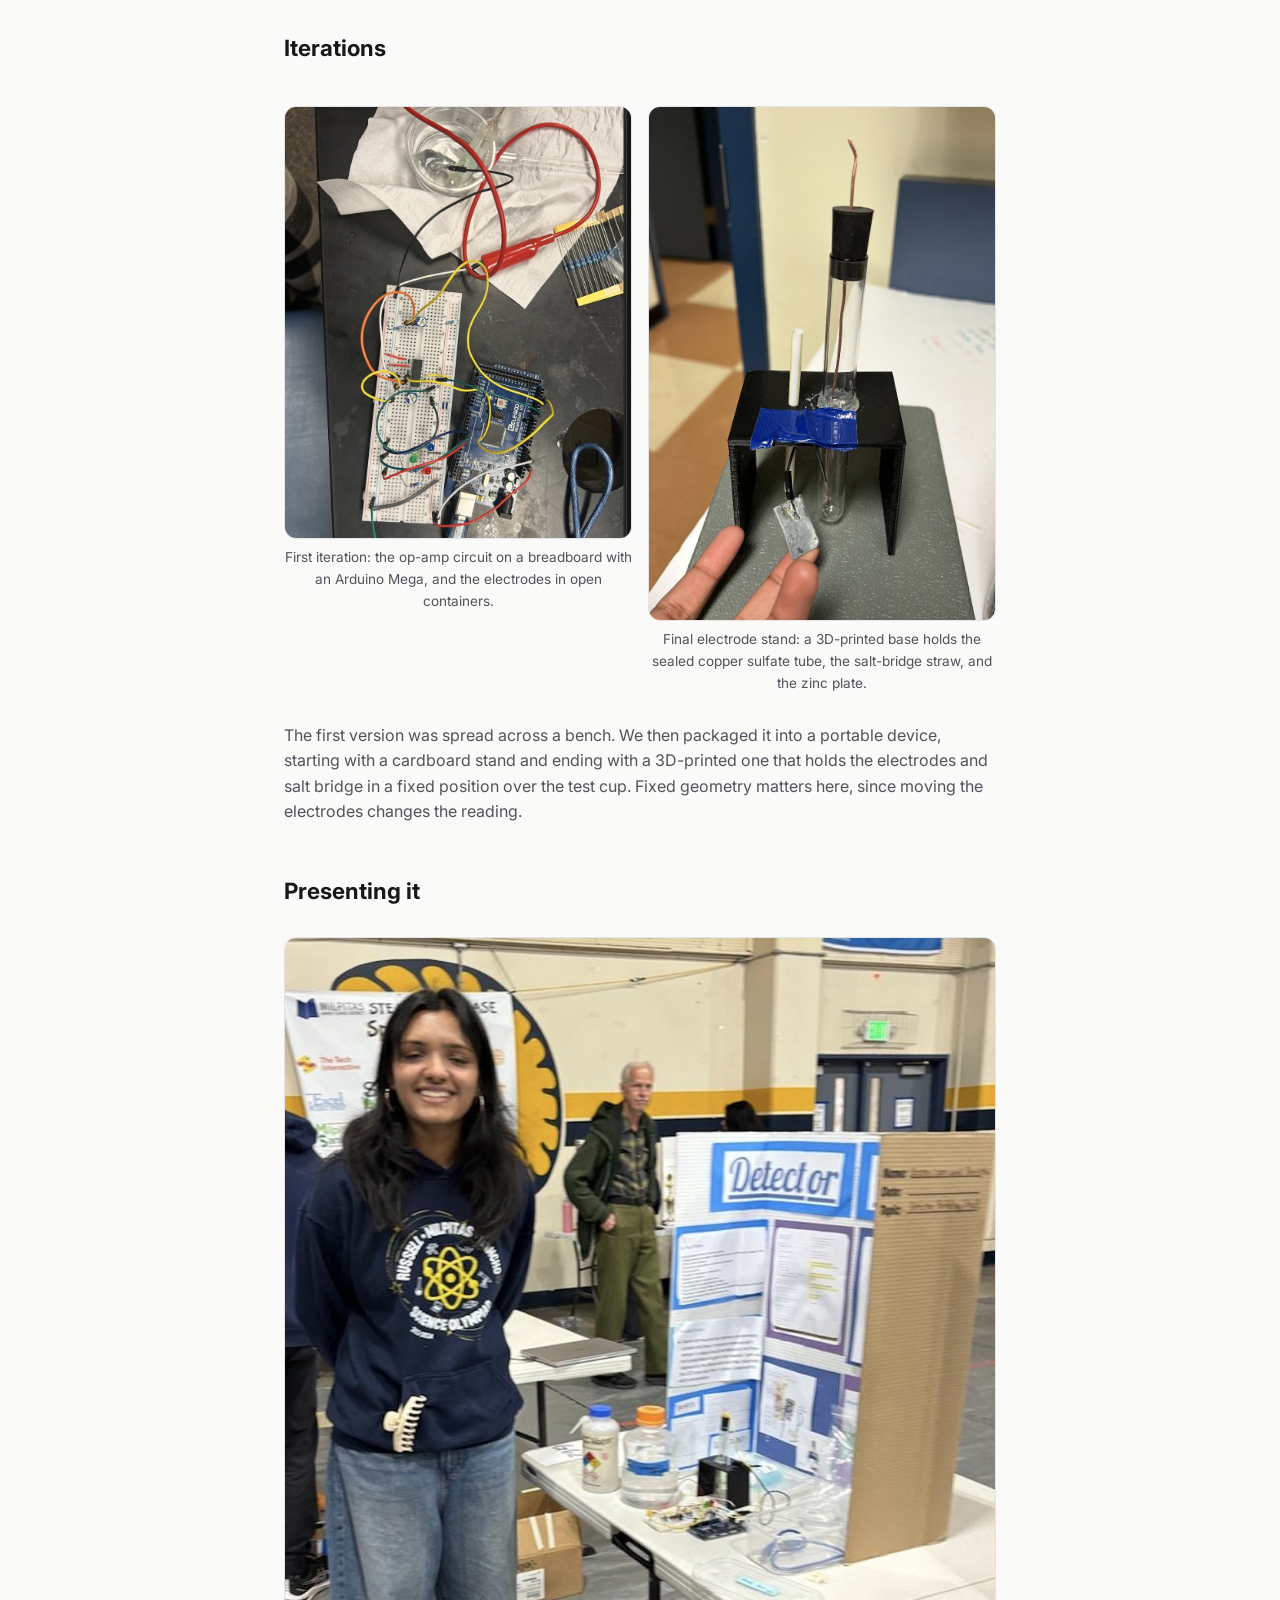
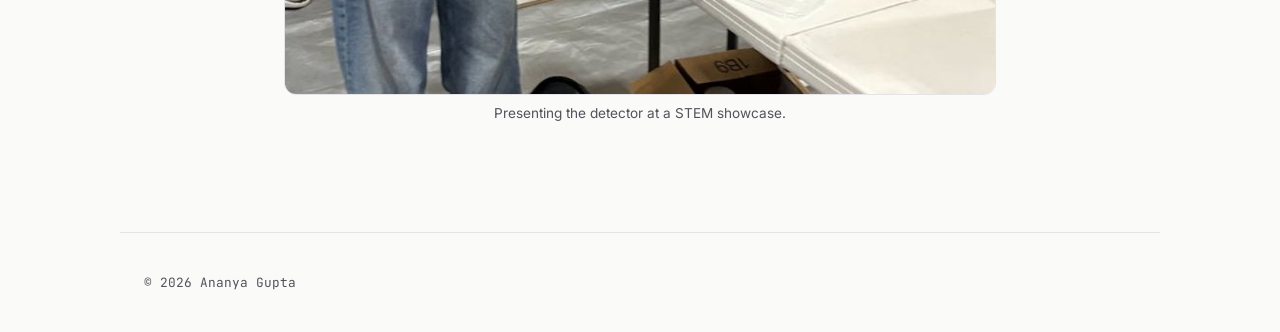
<file: projects/detector.html>
<!DOCTYPE html>
<html lang="en">
<head>
  <meta charset="UTF-8" />
  <meta name="viewport" content="width=device-width, initial-scale=1.0" />
  <title>Salinity Detector | Ananya Gupta</title>
  <link rel="preconnect" href="https://fonts.googleapis.com" />
  <link rel="preconnect" href="https://fonts.gstatic.com" crossorigin />
  <link href="https://fonts.googleapis.com/css2?family=Inter:wght@400;500;600;700&family=JetBrains+Mono:wght@400;500&display=swap" rel="stylesheet" />
  <link rel="stylesheet" href="../style.css" />
</head>
<body>
  <header class="nav">
    <div class="container nav-inner">
      <a href="../index.html" class="logo">AG<span class="accent">_</span></a>
      <nav>
        <a href="../index.html#projects">Projects</a>
        <a href="../coursework.html">Coursework</a>
        <a href="../index.html#contact">Contact</a>
      </nav>
    </div>
  </header>

  <main class="container article">
    <a class="back-link mono" href="../index.html#projects">← All projects</a>

    <p class="mono card-meta">2023–24 season · Science Olympiad · Detector Building</p>
    <h1>Salinity Detector</h1>
    <p class="lead">
      A portable device that measures the concentration of an unknown salt (NaCl) solution, using an
      electrochemical cell, an op-amp, and an Arduino that converts voltage to concentration from a
      calibration curve.
    </p>
    <ul class="tags" style="margin-top:16px"><li>Arduino Mega</li><li>C++</li><li>Op-amp</li><li>ADC</li><li>Sensor calibration</li><li>Electrochemistry</li><li>3D printing</li></ul>

    <figure>
      <img src="../images/detector-card.jpg" alt="The detector: Arduino and breadboard circuit on a battery pack, wired to an electrode stand over a cup of test solution" />
      <figcaption>The portable build: the circuit and battery on the left, and the electrode stand over a cup of test solution.</figcaption>
    </figure>

    <h2>How it works</h2>
    <ul>
      <li><strong>The sensor is a battery.</strong> A copper wire sits in copper sulfate inside a sealed test tube,
        and a zinc plate sits in the unknown NaCl solution. A string soaked in potassium nitrate, run through a
        straw, acts as the salt bridge between the two. Together they form a galvanic cell whose voltage depends
        on the solution it's dipped in.</li>
      <li><strong>Amplifying the signal.</strong> The cell sits near 0.9–1.05 V and changes by only a few
        millivolts between concentrations, finer than the Arduino's 4.9 mV ADC step. So the op-amp circuit
        subtracts a 0.91 V reference and amplifies only the difference, by ×37. That stretches the cell's
        useful range, about 0.91–1.045 V, across the ADC's full 0–5 V input.</li>
      <li><strong>Voltage to concentration.</strong> An Arduino Mega reads the amplified voltage on an analog pin and
        converts it to a concentration using a calibration curve built from known solutions, then lights an LED
        for the concentration range.</li>
    </ul>

    <h2>The chemistry</h2>
    <p>The sensor is a zinc–copper galvanic cell, the same pairing as a classic Daniell cell:</p>
    <ul>
      <li><strong>Anode, zinc in the NaCl sample (oxidation):</strong> Zn → Zn<sup>2+</sup> + 2e<sup>−</sup>.
        Zinc gives up electrons, so it's the reducing agent.</li>
      <li><strong>Cathode, copper in copper sulfate (reduction):</strong> Cu<sup>2+</sup> + 2e<sup>−</sup> → Cu.
        Copper ions take those electrons, so Cu<sup>2+</sup> is the oxidizing agent.</li>
      <li><strong>Overall:</strong> Zn + Cu<sup>2+</sup> → Zn<sup>2+</sup> + Cu. Zinc reduces the copper ions,
        with a standard cell voltage of about 1.10 V.</li>
      <li><strong>Salt bridge:</strong> the KNO<sub>3</sub>-soaked string lets ions move between the two sides
        (NO<sub>3</sub><sup>−</sup> toward the zinc, K<sup>+</sup> toward the copper) to keep both solutions
        neutral without mixing them.</li>
    </ul>
    <p>
      Na<sup>+</sup> and Cl<sup>−</sup> aren't oxidized or reduced themselves. The salt changes the zinc side's
      conductivity and how readily the zinc surface corrodes, which shifts the zinc electrode's potential and
      therefore the cell voltage: higher salt concentration gives a slightly higher voltage. That relationship
      is real but hard to predict from first principles, which is why the device relies on an experimental
      calibration curve.
    </p>

    <h2>Calibration</h2>
    <p>
      The device is only as accurate as its calibration. We measured the cell voltage with a multimeter across a
      set of solutions with known concentrations of NaCl and copper sulfate, and used those points to build the
      curve the code looks up. Because a cell like this drifts with temperature and electrode condition, we
      re-calibrated on competition day before testing unknowns.
    </p>
    <div class="img-row">
      <figure>
        <img src="../images/detector-calibration.jpg" alt="Lab bench with a multimeter, beakers of copper sulfate and saline, and electrodes" />
        <figcaption>Recording voltages across known concentrations to build the calibration curve.</figcaption>
      </figure>
      <figure>
        <img src="../images/detector-compday.jpg" alt="Calibrating the detector on a laptop on competition day" />
        <figcaption>Re-calibrating on competition day.</figcaption>
      </figure>
    </div>

    <h2>Firmware</h2>
    <p>The Arduino code works backwards from the ADC reading to a concentration:</p>
    <ol>
      <li><strong>Undo the amplifier:</strong> V<sub>cell</sub> = V<sub>ADC</sub> / 37 + 0.91 V. Each ADC step
        corresponds to about 0.13 mV at the cell.</li>
      <li><strong>Apply the calibration fit:</strong> concentration (ppm) = a·e<sup>b·V</sup>, an exponential fit
        to our calibration measurements (a = 6.29×10<sup>−9</sup>, b = 27.16 V<sup>−1</sup>). That works out to
        about 85 mV of cell voltage per tenfold change in concentration, and a measurable range of roughly
        340 to 13,000 ppm.</li>
      <li><strong>Show the range:</strong> blue below 1,500 ppm, green from 1,500 to 3,500 ppm, and red from 3,500
        to 10,000 ppm, updated twice a second and printed over serial. Exactly one LED is lit for any valid reading.</li>
      <li><strong>Flag readings it can't trust:</strong> if the amplifier output is pinned at 0 V (the cell is below
        the reference) the blue LED blinks and serial prints BELOW RANGE. If the output saturates or the reading
        exceeds 10,000 ppm, the red LED blinks. A clipped reading never shows up as a normal-looking number.</li>
    </ol>
    <pre class="mono"><code>float V = V_in / gain + V0;          // undo the x37 amplifier and 0.91 V offset
double ppm = a * exp(b * V);         // exponential calibration fit</code></pre>
    <p>
      A separate calibration sketch measures the amplifier's real gain by reading its output and both of its
      inputs, which is where the ×37 comes from, rather than trusting nominal resistor values.
    </p>
    <p class="mono">
      <a href="../code/salinity-detector/salinity_detector.ino" target="_blank">salinity_detector.ino</a> ·
      <a href="../code/salinity-detector/gain_calibration.ino" target="_blank">gain_calibration.ino</a>
    </p>

    <h2>Iterations</h2>
    <div class="img-row">
      <figure>
        <img src="../images/detector-v1.jpg" alt="First iteration: breadboard with an op-amp chip and potentiometers wired to an Arduino Mega, with electrodes in a beaker" />
        <figcaption>First iteration: the op-amp circuit on a breadboard with an Arduino Mega, and the electrodes in open containers.</figcaption>
      </figure>
      <figure>
        <img src="../images/detector-final.jpg" alt="Final electrode stand: a 3D-printed base holding the sealed copper sulfate tube, the salt-bridge straw, and the zinc electrode" />
        <figcaption>Final electrode stand: a 3D-printed base holds the sealed copper sulfate tube, the salt-bridge straw, and the zinc plate.</figcaption>
      </figure>
    </div>
    <p>
      The first version was spread across a bench. We then packaged it into a portable device, starting with a
      cardboard stand and ending with a 3D-printed one that holds the electrodes and salt bridge in a fixed
      position over the test cup. Fixed geometry matters here, since moving the electrodes changes the reading.
    </p>

    <h2>Presenting it</h2>
    <figure>
      <img src="../images/detector-sciencefair.jpg" alt="Ananya presenting the detector and display board at a STEM showcase" />
      <figcaption>Presenting the detector at a STEM showcase.</figcaption>
    </figure>

    <!-- ADD: competition result and accuracy on unknowns -->
  </main>

  <footer class="container footer mono">
    <p>© 2026 Ananya Gupta</p>
  </footer>
</body>
</html>
</file>
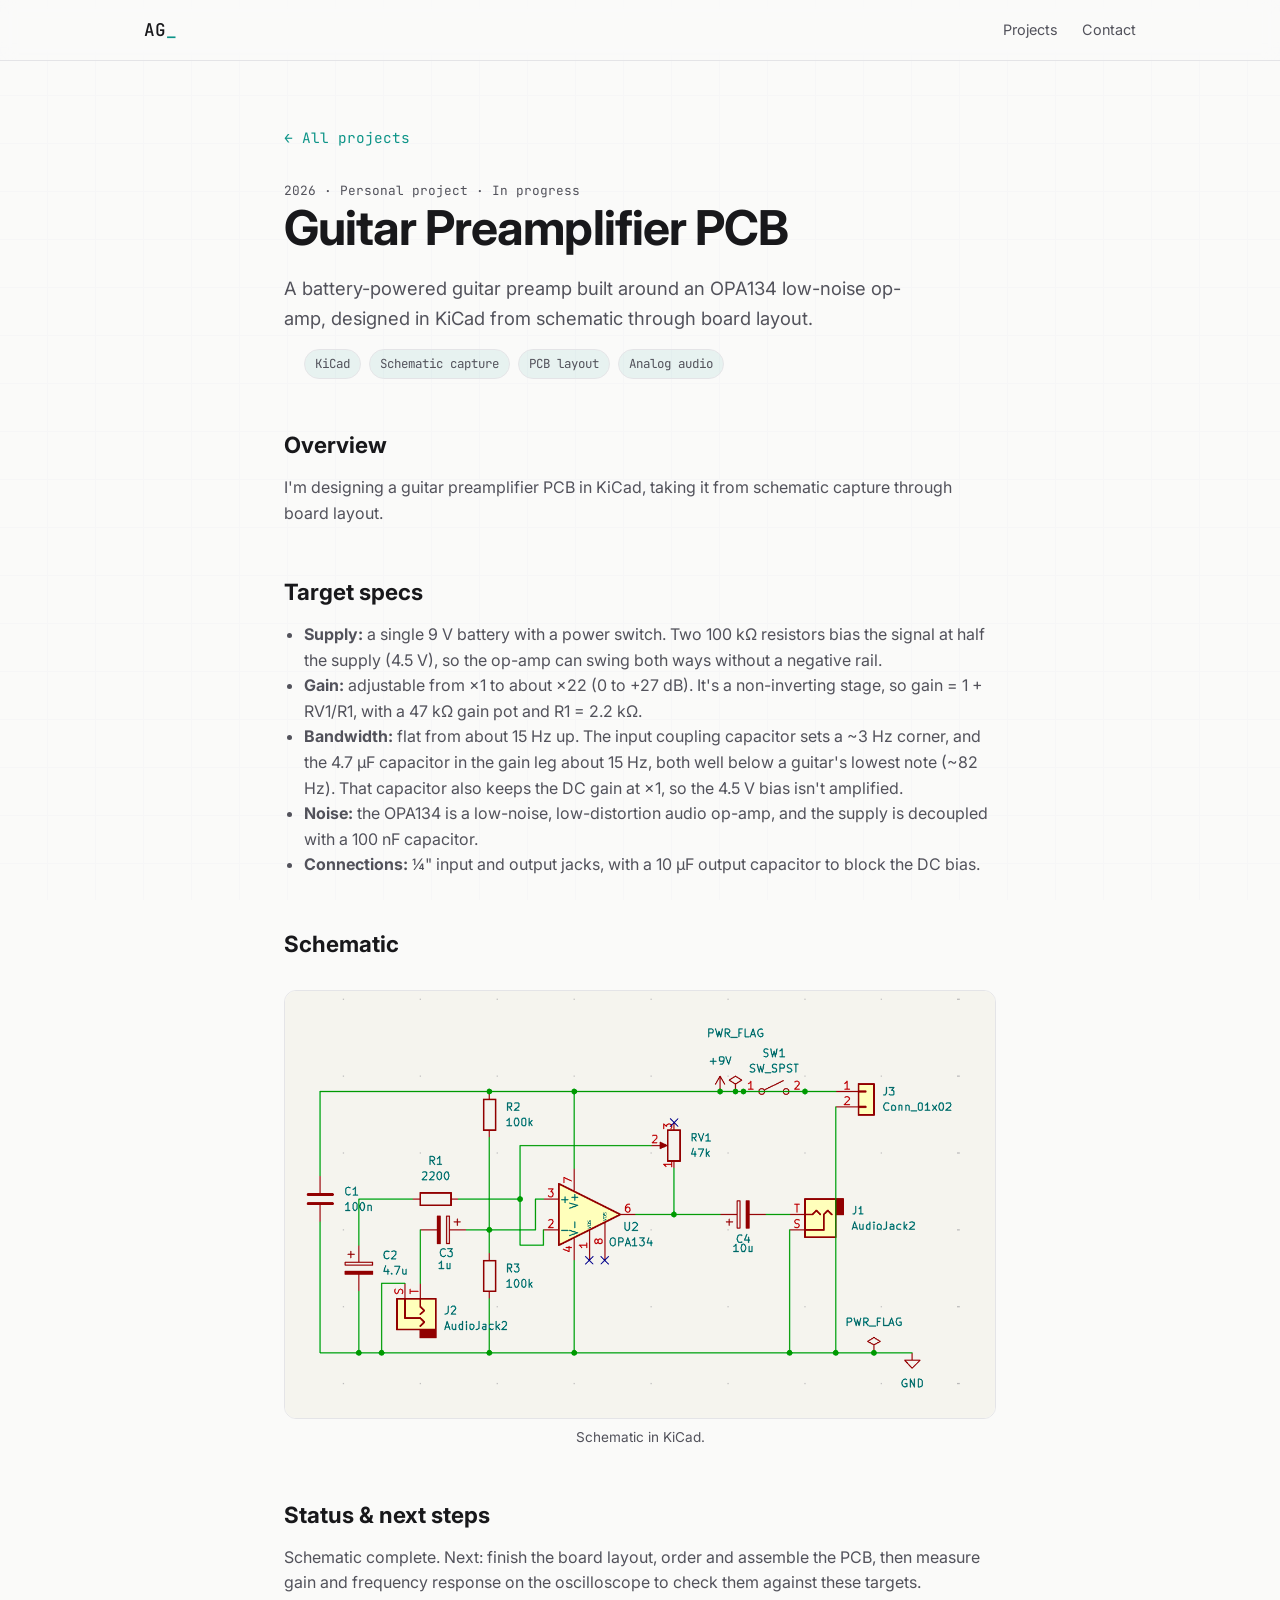
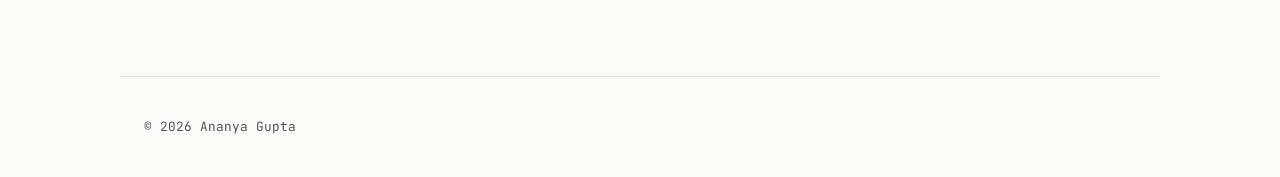
<file: projects/guitar-preamp.html>
<!DOCTYPE html>
<html lang="en">
<head>
  <meta charset="UTF-8" />
  <meta name="viewport" content="width=device-width, initial-scale=1.0" />
  <title>Guitar Preamplifier PCB | Ananya Gupta</title>
  <link rel="preconnect" href="https://fonts.googleapis.com" />
  <link rel="preconnect" href="https://fonts.gstatic.com" crossorigin />
  <link href="https://fonts.googleapis.com/css2?family=Inter:wght@400;500;600;700&family=JetBrains+Mono:wght@400;500&display=swap" rel="stylesheet" />
  <link rel="stylesheet" href="../style.css" />
</head>
<body>
  <header class="nav">
    <div class="container nav-inner">
      <a href="../index.html" class="logo">AG<span class="accent">_</span></a>
      <nav>
        <a href="../index.html#projects">Projects</a>
        <a href="../index.html#contact">Contact</a>
      </nav>
    </div>
  </header>

  <main class="container article">
    <a class="back-link mono" href="../index.html#projects">← All projects</a>

    <p class="mono card-meta">2026 · Personal project · In progress</p>
    <h1>Guitar Preamplifier PCB</h1>
    <p class="lead">A battery-powered guitar preamp built around an OPA134 low-noise op-amp, designed in KiCad from schematic through board layout.</p>
    <ul class="tags" style="margin-top:16px"><li>KiCad</li><li>Schematic capture</li><li>PCB layout</li><li>Analog audio</li></ul>

    <!-- PHOTO (hidden until you have one): save a KiCad 3D render as ../images/guitar-preamp-3d.png,
         then paste this back in:
    <figure>
      <img src="../images/guitar-preamp-3d.png" alt="KiCad 3D render of the preamp board" />
      <figcaption>KiCad 3D view of the board.</figcaption>
    </figure>
    -->

    <h2>Overview</h2>
    <p>
      I'm designing a guitar preamplifier PCB in KiCad, taking it from schematic capture through board layout.
    </p>
    <!-- ADD: why this project? -->

    <h2>Target specs</h2>
    <ul>
      <li><strong>Supply:</strong> a single 9 V battery with a power switch. Two 100 kΩ resistors bias the
        signal at half the supply (4.5 V), so the op-amp can swing both ways without a negative rail.</li>
      <li><strong>Gain:</strong> adjustable from ×1 to about ×22 (0 to +27 dB). It's a non-inverting stage, so
        gain = 1 + RV1/R1, with a 47 kΩ gain pot and R1 = 2.2 kΩ.</li>
      <li><strong>Bandwidth:</strong> flat from about 15 Hz up. The input coupling capacitor sets a ~3 Hz corner,
        and the 4.7 µF capacitor in the gain leg about 15 Hz, both well below a guitar's lowest note (~82 Hz).
        That capacitor also keeps the DC gain at ×1, so the 4.5 V bias isn't amplified.</li>
      <li><strong>Noise:</strong> the OPA134 is a low-noise, low-distortion audio op-amp, and the supply is
        decoupled with a 100 nF capacitor.</li>
      <li><strong>Connections:</strong> ¼" input and output jacks, with a 10 µF output capacitor to block the DC bias.</li>
    </ul>

    <h2>Schematic</h2>
    <figure>
      <img src="../images/guitar-preamp-schematic.png" alt="Guitar preamp schematic: OPA134 non-inverting stage on a 9 V supply" />
      <figcaption>Schematic in KiCad.</figcaption>
    </figure>


    <!-- ADD: when the layout is done, add a "Layout" section with a screenshot saved as
         ../images/guitar-preamp-layout.png, plus layer count and grounding approach. -->


    <h2>Status &amp; next steps</h2>
    <p>Schematic complete. Next: finish the board layout, order and assemble the PCB, then measure gain and
      frequency response on the oscilloscope to check them against these targets.</p>
  </main>

  <footer class="container footer mono">
    <p>© 2026 Ananya Gupta</p>
  </footer>
</body>
</html>
</file>
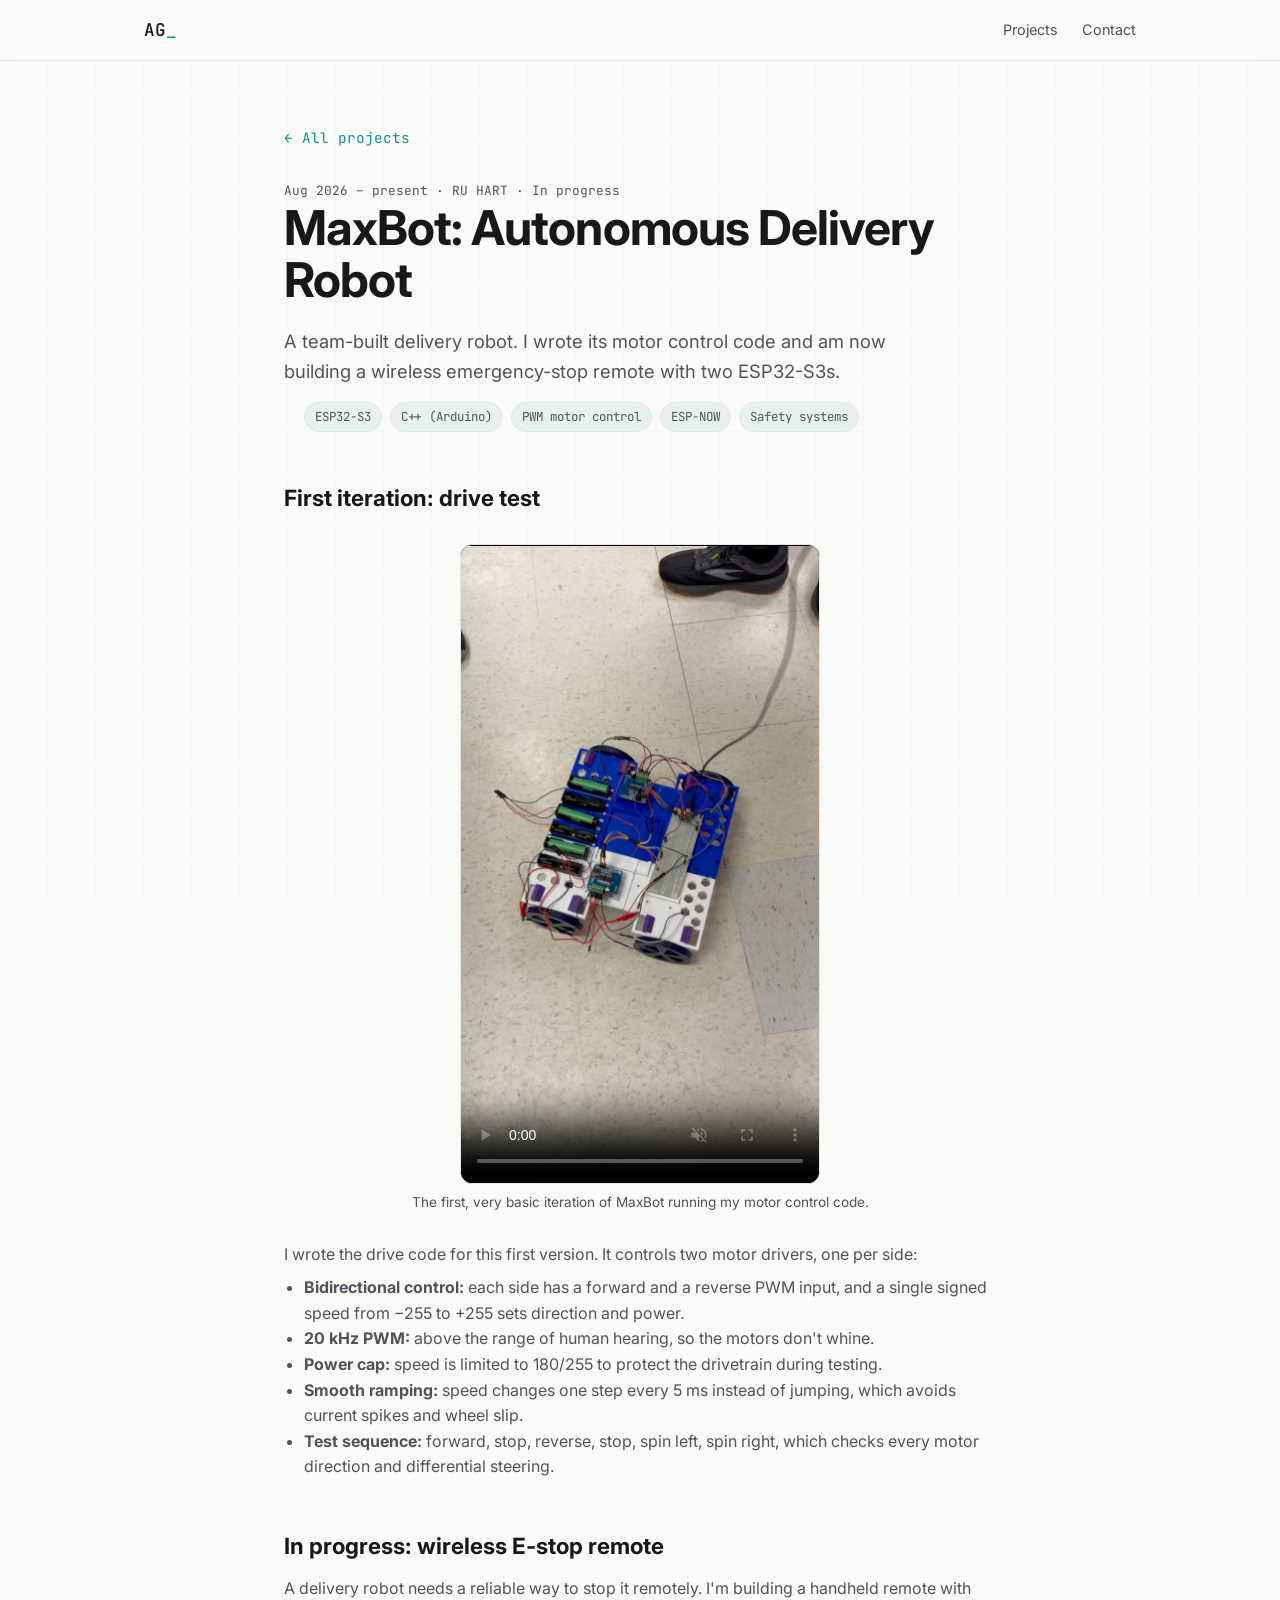
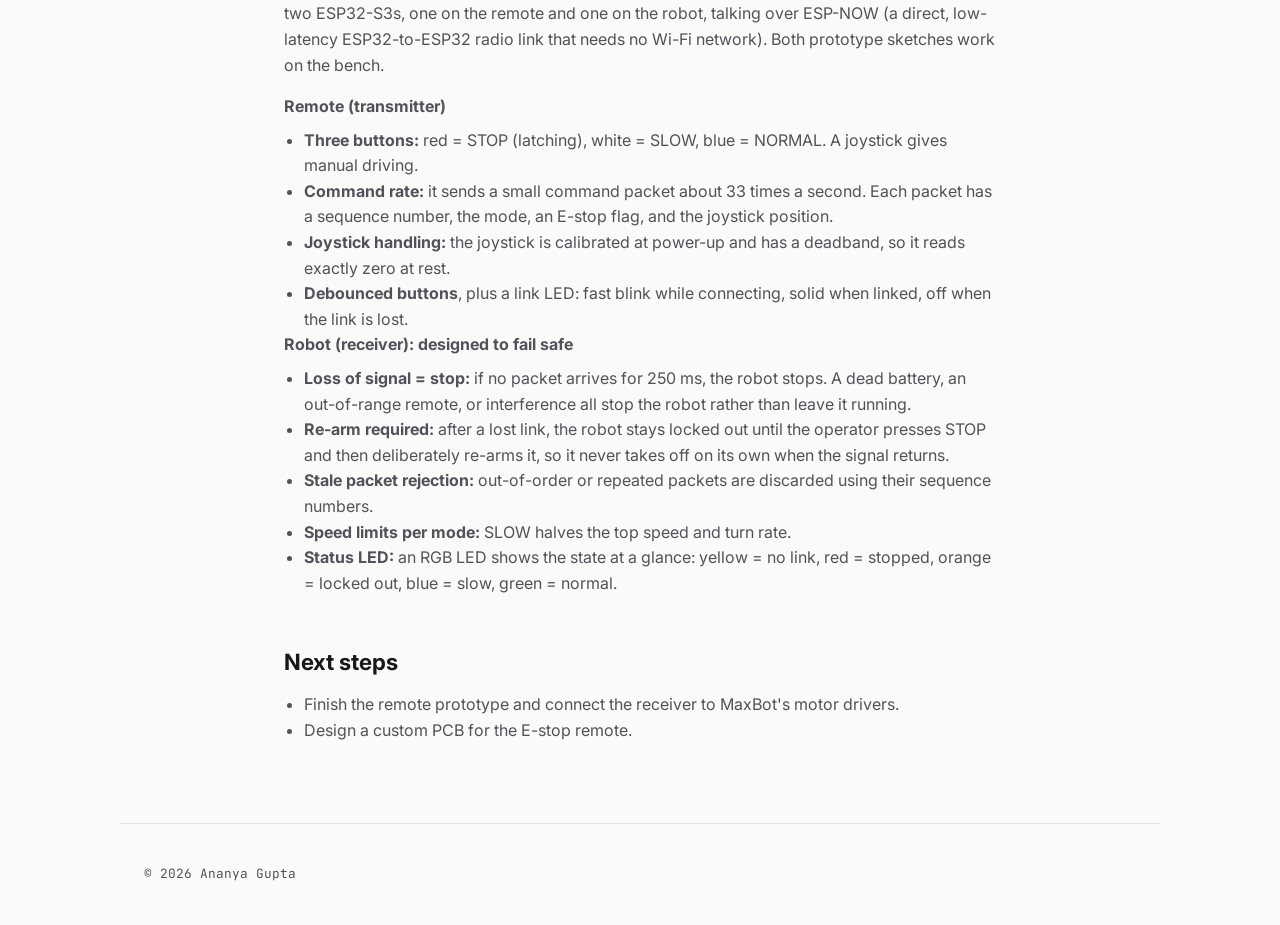
<file: projects/maxbot.html>
<!DOCTYPE html>
<html lang="en">
<head>
  <meta charset="UTF-8" />
  <meta name="viewport" content="width=device-width, initial-scale=1.0" />
  <title>MaxBot | Ananya Gupta</title>
  <link rel="preconnect" href="https://fonts.googleapis.com" />
  <link rel="preconnect" href="https://fonts.gstatic.com" crossorigin />
  <link href="https://fonts.googleapis.com/css2?family=Inter:wght@400;500;600;700&family=JetBrains+Mono:wght@400;500&display=swap" rel="stylesheet" />
  <link rel="stylesheet" href="../style.css" />
</head>
<body>
  <header class="nav">
    <div class="container nav-inner">
      <a href="../index.html" class="logo">AG<span class="accent">_</span></a>
      <nav>
        <a href="../index.html#projects">Projects</a>
        <a href="../index.html#contact">Contact</a>
      </nav>
    </div>
  </header>

  <main class="container article">
    <a class="back-link mono" href="../index.html#projects">← All projects</a>

    <p class="mono card-meta">Aug 2026 – present · RU HART · In progress</p>
    <h1>MaxBot: Autonomous Delivery Robot</h1>
    <p class="lead">
      A team-built delivery robot. I wrote its motor control code and am now building a wireless
      emergency-stop remote with two ESP32-S3s.
    </p>
    <ul class="tags" style="margin-top:16px"><li>ESP32-S3</li><li>C++ (Arduino)</li><li>PWM motor control</li><li>ESP-NOW</li><li>Safety systems</li></ul>

    <h2>First iteration: drive test</h2>
    <figure>
      <video class="video video-tall" controls muted playsinline preload="metadata" poster="../images/maxbot-poster.jpg">
        <source src="../videos/maxbot-v1.mp4" type="video/mp4" />
        Your browser can't play this video.
      </video>
      <figcaption>The first, very basic iteration of MaxBot running my motor control code.</figcaption>
    </figure>
    <p>I wrote the drive code for this first version. It controls two motor drivers, one per side:</p>
    <ul>
      <li><strong>Bidirectional control:</strong> each side has a forward and a reverse PWM input, and a single
        signed speed from −255 to +255 sets direction and power.</li>
      <li><strong>20 kHz PWM:</strong> above the range of human hearing, so the motors don't whine.</li>
      <li><strong>Power cap:</strong> speed is limited to 180/255 to protect the drivetrain during testing.</li>
      <li><strong>Smooth ramping:</strong> speed changes one step every 5 ms instead of jumping, which avoids
        current spikes and wheel slip.</li>
      <li><strong>Test sequence:</strong> forward, stop, reverse, stop, spin left, spin right, which checks
        every motor direction and differential steering.</li>
    </ul>

    <h2>In progress: wireless E-stop remote</h2>
    <p>
      A delivery robot needs a reliable way to stop it remotely. I'm building a handheld remote with two
      ESP32-S3s, one on the remote and one on the robot, talking over ESP-NOW (a direct, low-latency
      ESP32-to-ESP32 radio link that needs no Wi-Fi network). Both prototype sketches work on the bench.
    </p>
    <p><strong>Remote (transmitter)</strong></p>
    <ul>
      <li><strong>Three buttons:</strong> red = STOP (latching), white = SLOW, blue = NORMAL. A joystick gives manual driving.</li>
      <li><strong>Command rate:</strong> it sends a small command packet about 33 times a second. Each packet has
        a sequence number, the mode, an E-stop flag, and the joystick position.</li>
      <li><strong>Joystick handling:</strong> the joystick is calibrated at power-up and has a deadband, so it
        reads exactly zero at rest.</li>
      <li><strong>Debounced buttons</strong>, plus a link LED: fast blink while connecting, solid when
        linked, off when the link is lost.</li>
    </ul>
    <p><strong>Robot (receiver): designed to fail safe</strong></p>
    <ul>
      <li><strong>Loss of signal = stop:</strong> if no packet arrives for 250 ms, the robot stops. A dead
        battery, an out-of-range remote, or interference all stop the robot rather than leave it running.</li>
      <li><strong>Re-arm required:</strong> after a lost link, the robot stays locked out until the operator
        presses STOP and then deliberately re-arms it, so it never takes off on its own when the signal returns.</li>
      <li><strong>Stale packet rejection:</strong> out-of-order or repeated packets are discarded using their
        sequence numbers.</li>
      <li><strong>Speed limits per mode:</strong> SLOW halves the top speed and turn rate.</li>
      <li><strong>Status LED:</strong> an RGB LED shows the state at a glance: yellow = no link, red = stopped,
        orange = locked out, blue = slow, green = normal.</li>
    </ul>

    <h2>Next steps</h2>
    <ul>
      <li>Finish the remote prototype and connect the receiver to MaxBot's motor drivers.</li>
      <li>Design a custom PCB for the E-stop remote.</li>
    </ul>

    <!-- ADD: E-stop prototype photos, e.g.
    <div class="img-row">
      <figure><img src="../images/estop-remote.jpg" alt="E-stop remote prototype" /><figcaption>Remote</figcaption></figure>
      <figure><img src="../images/estop-receiver.jpg" alt="E-stop receiver on the robot" /><figcaption>Receiver</figcaption></figure>
    </div>
    -->
  </main>

  <footer class="container footer mono">
    <p>© 2026 Ananya Gupta</p>
  </footer>
</body>
</html>
</file>
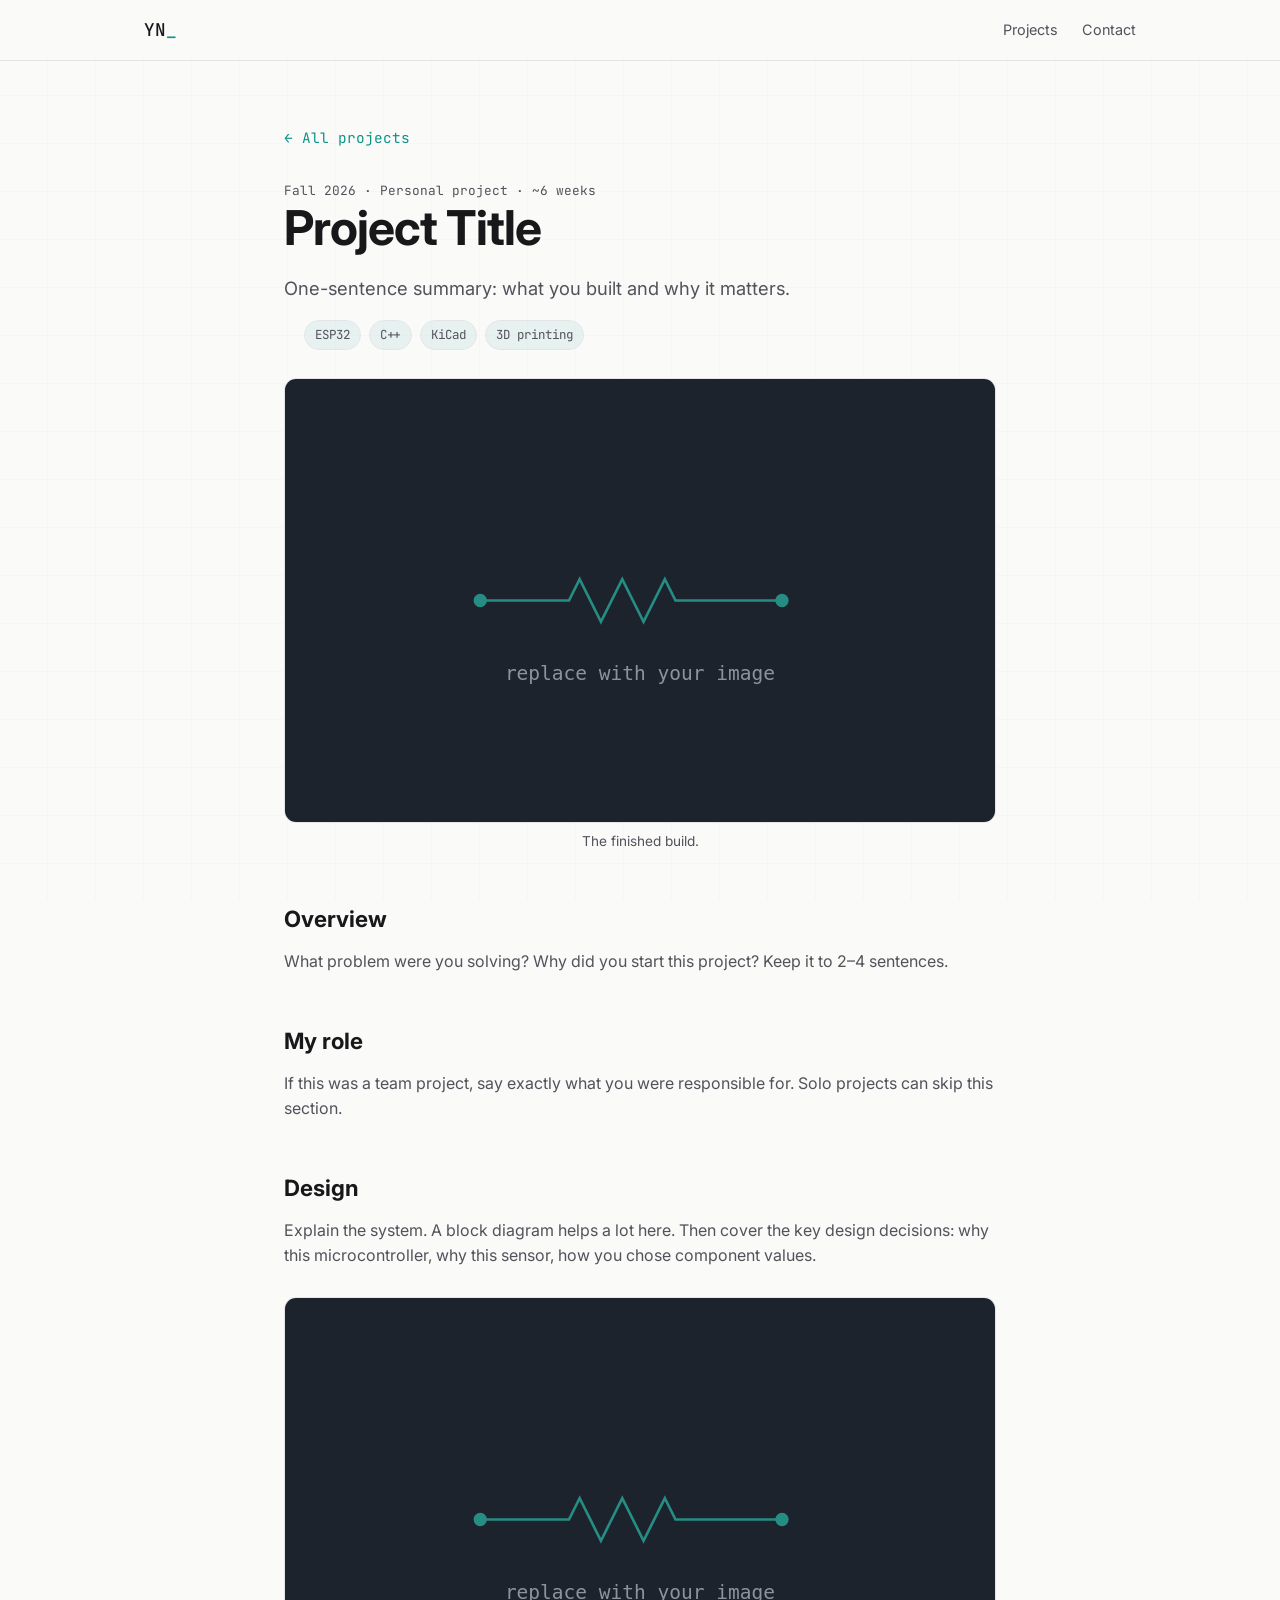
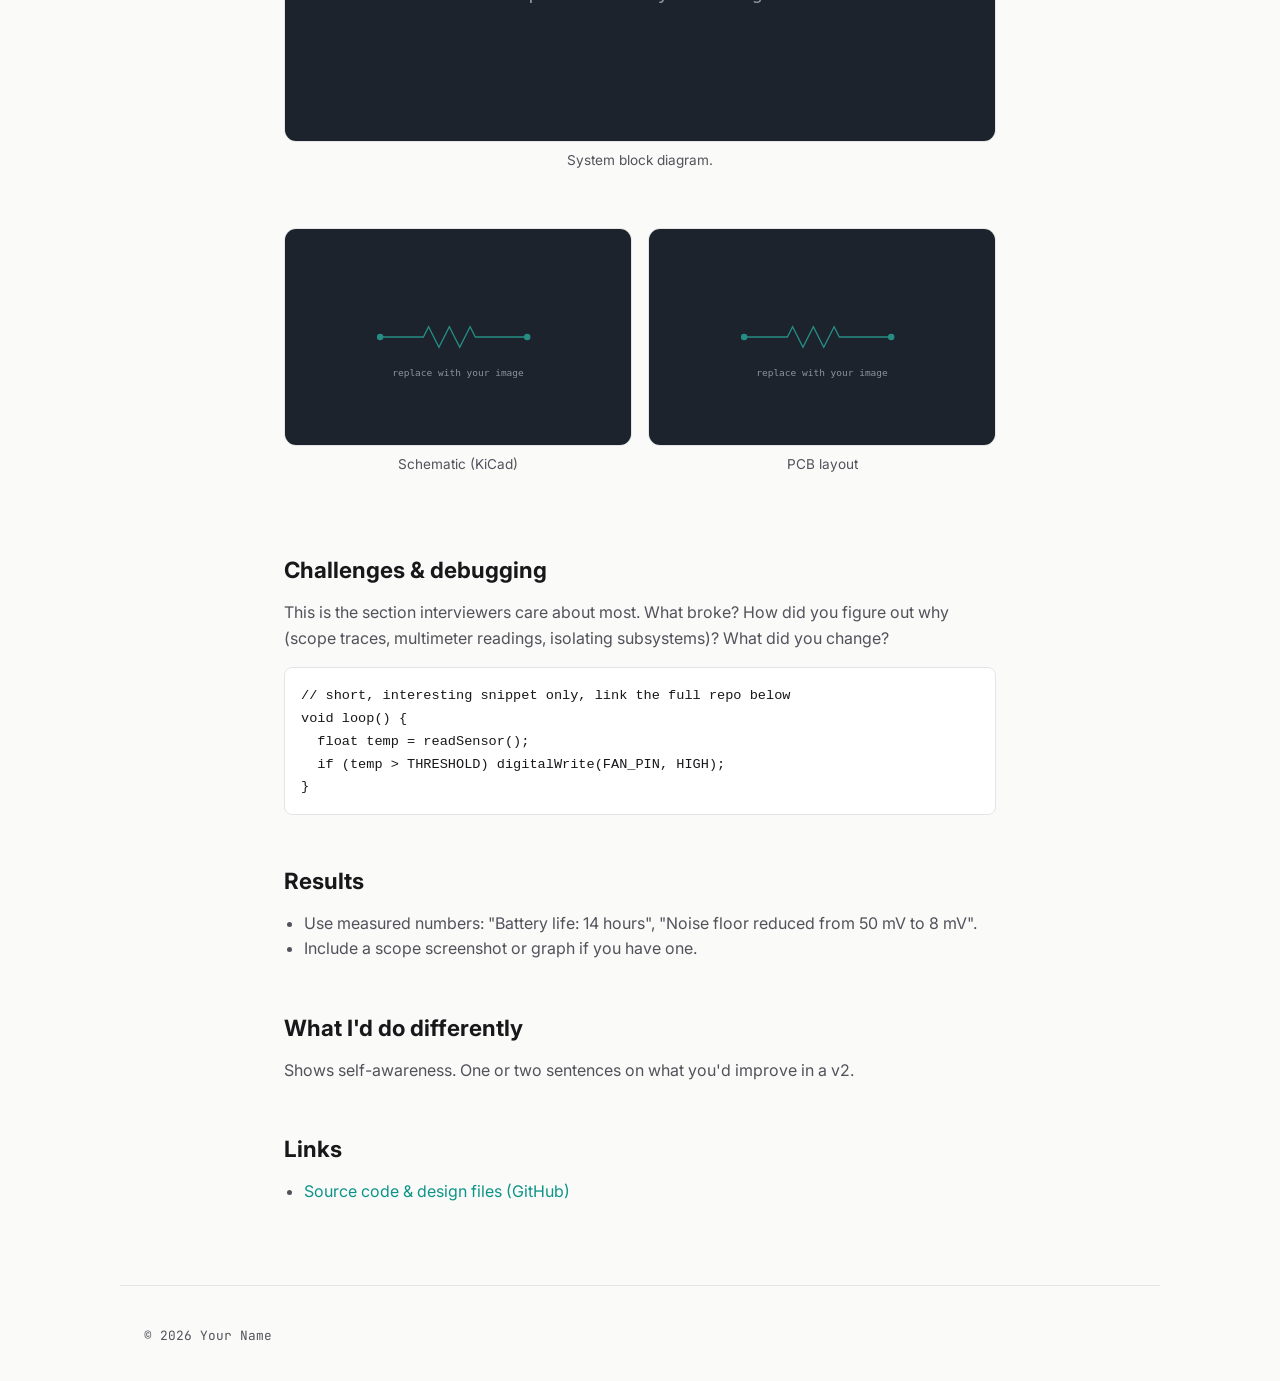
<file: projects/project-template.html>
<!DOCTYPE html>
<html lang="en">
<head>
  <meta charset="UTF-8" />
  <meta name="viewport" content="width=device-width, initial-scale=1.0" />
  <!-- To make a new project page: copy this file, rename it (e.g. smart-thermostat.html),
       then link to it from the project card in index.html -->
  <title>Project Title | Your Name</title>
  <link rel="preconnect" href="https://fonts.googleapis.com" />
  <link rel="preconnect" href="https://fonts.gstatic.com" crossorigin />
  <link href="https://fonts.googleapis.com/css2?family=Inter:wght@400;500;600;700&family=JetBrains+Mono:wght@400;500&display=swap" rel="stylesheet" />
  <link rel="stylesheet" href="../style.css" />
</head>
<body>

  <header class="nav">
    <div class="container nav-inner">
      <a href="../index.html" class="logo">YN<span class="accent">_</span></a>
      <nav>
        <a href="../index.html#projects">Projects</a>
        <a href="../index.html#contact">Contact</a>
      </nav>
    </div>
  </header>

  <main class="container article">
    <a class="back-link mono" href="../index.html#projects">← All projects</a>

    <p class="mono card-meta">Fall 2026 · Personal project · ~6 weeks</p>
    <h1>Project Title</h1>
    <p class="lead">One-sentence summary: what you built and why it matters.</p>
    <ul class="tags" style="margin-top:16px">
      <li>ESP32</li><li>C++</li><li>KiCad</li><li>3D printing</li>
    </ul>

    <!-- Hero image: the best photo of the finished thing -->
    <figure>
      <img src="../images/placeholder.svg" alt="Finished project" />
      <figcaption>The finished build.</figcaption>
    </figure>

    <h2>Overview</h2>
    <p>
      What problem were you solving? Why did you start this project? Keep it to 2–4 sentences.
    </p>

    <h2>My role</h2>
    <p>
      If this was a team project, say exactly what you were responsible for. Solo projects can skip this section.
    </p>

    <h2>Design</h2>
    <p>
      Explain the system. A block diagram helps a lot here. Then cover the key design decisions:
      why this microcontroller, why this sensor, how you chose component values.
    </p>
    <figure>
      <img src="../images/placeholder.svg" alt="Block diagram" />
      <figcaption>System block diagram.</figcaption>
    </figure>

    <!-- Two images side by side -->
    <div class="img-row">
      <figure>
        <img src="../images/placeholder.svg" alt="Schematic" />
        <figcaption>Schematic (KiCad)</figcaption>
      </figure>
      <figure>
        <img src="../images/placeholder.svg" alt="PCB layout" />
        <figcaption>PCB layout</figcaption>
      </figure>
    </div>

    <h2>Challenges &amp; debugging</h2>
    <p>
      This is the section interviewers care about most. What broke? How did you figure out why
      (scope traces, multimeter readings, isolating subsystems)? What did you change?
    </p>

    <!-- Optional code snippet -->
    <pre class="mono"><code>// short, interesting snippet only, link the full repo below
void loop() {
  float temp = readSensor();
  if (temp > THRESHOLD) digitalWrite(FAN_PIN, HIGH);
}</code></pre>

    <h2>Results</h2>
    <ul>
      <li>Use measured numbers: "Battery life: 14 hours", "Noise floor reduced from 50 mV to 8 mV".</li>
      <li>Include a scope screenshot or graph if you have one.</li>
    </ul>

    <!-- Optional demo video. Upload to YouTube (Unlisted is fine), click Share → Embed, and paste the src URL here.
    <iframe class="video" src="https://www.youtube.com/embed/VIDEO_ID" allowfullscreen></iframe>
    -->

    <h2>What I'd do differently</h2>
    <p>Shows self-awareness. One or two sentences on what you'd improve in a v2.</p>

    <h2>Links</h2>
    <ul>
      <li><a href="https://github.com/yourusername/repo" target="_blank">Source code &amp; design files (GitHub)</a></li>
    </ul>
  </main>

  <footer class="container footer mono">
    <p>© 2026 Your Name</p>
  </footer>

</body>
</html>
</file>
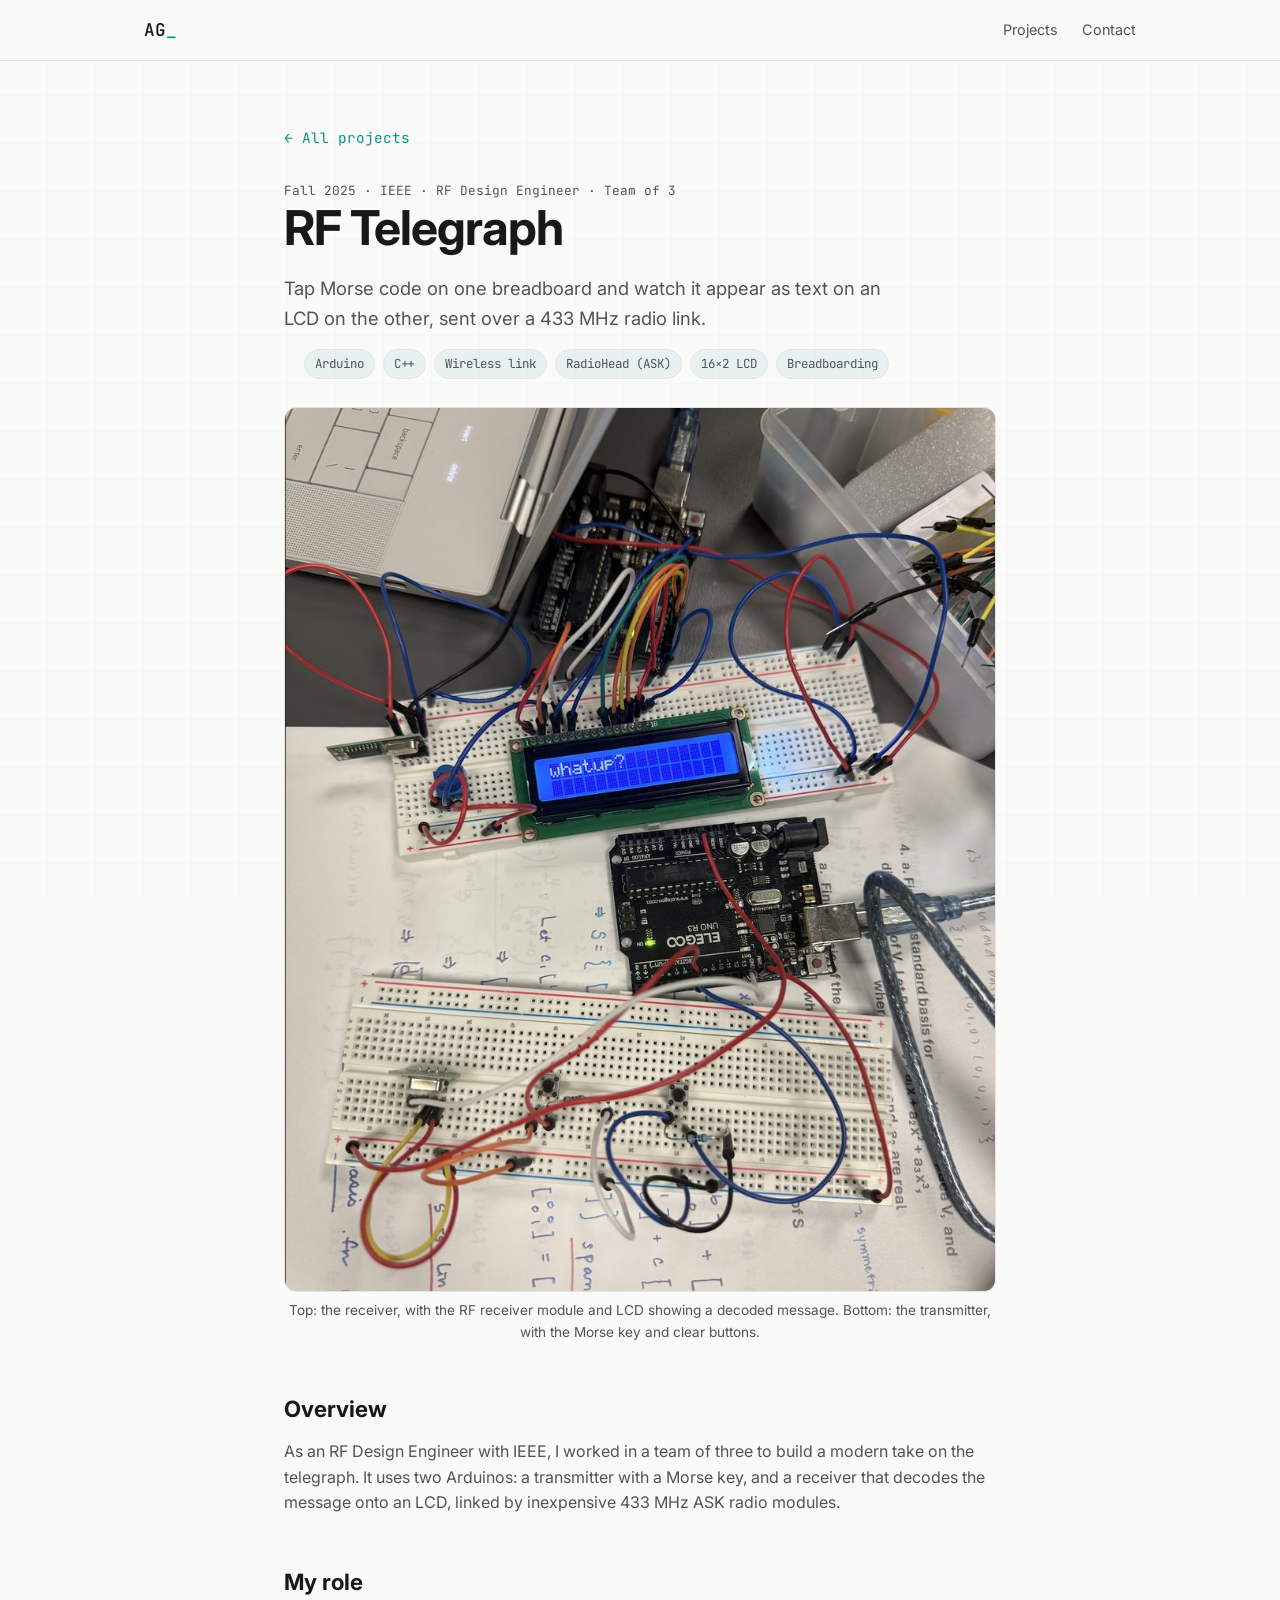
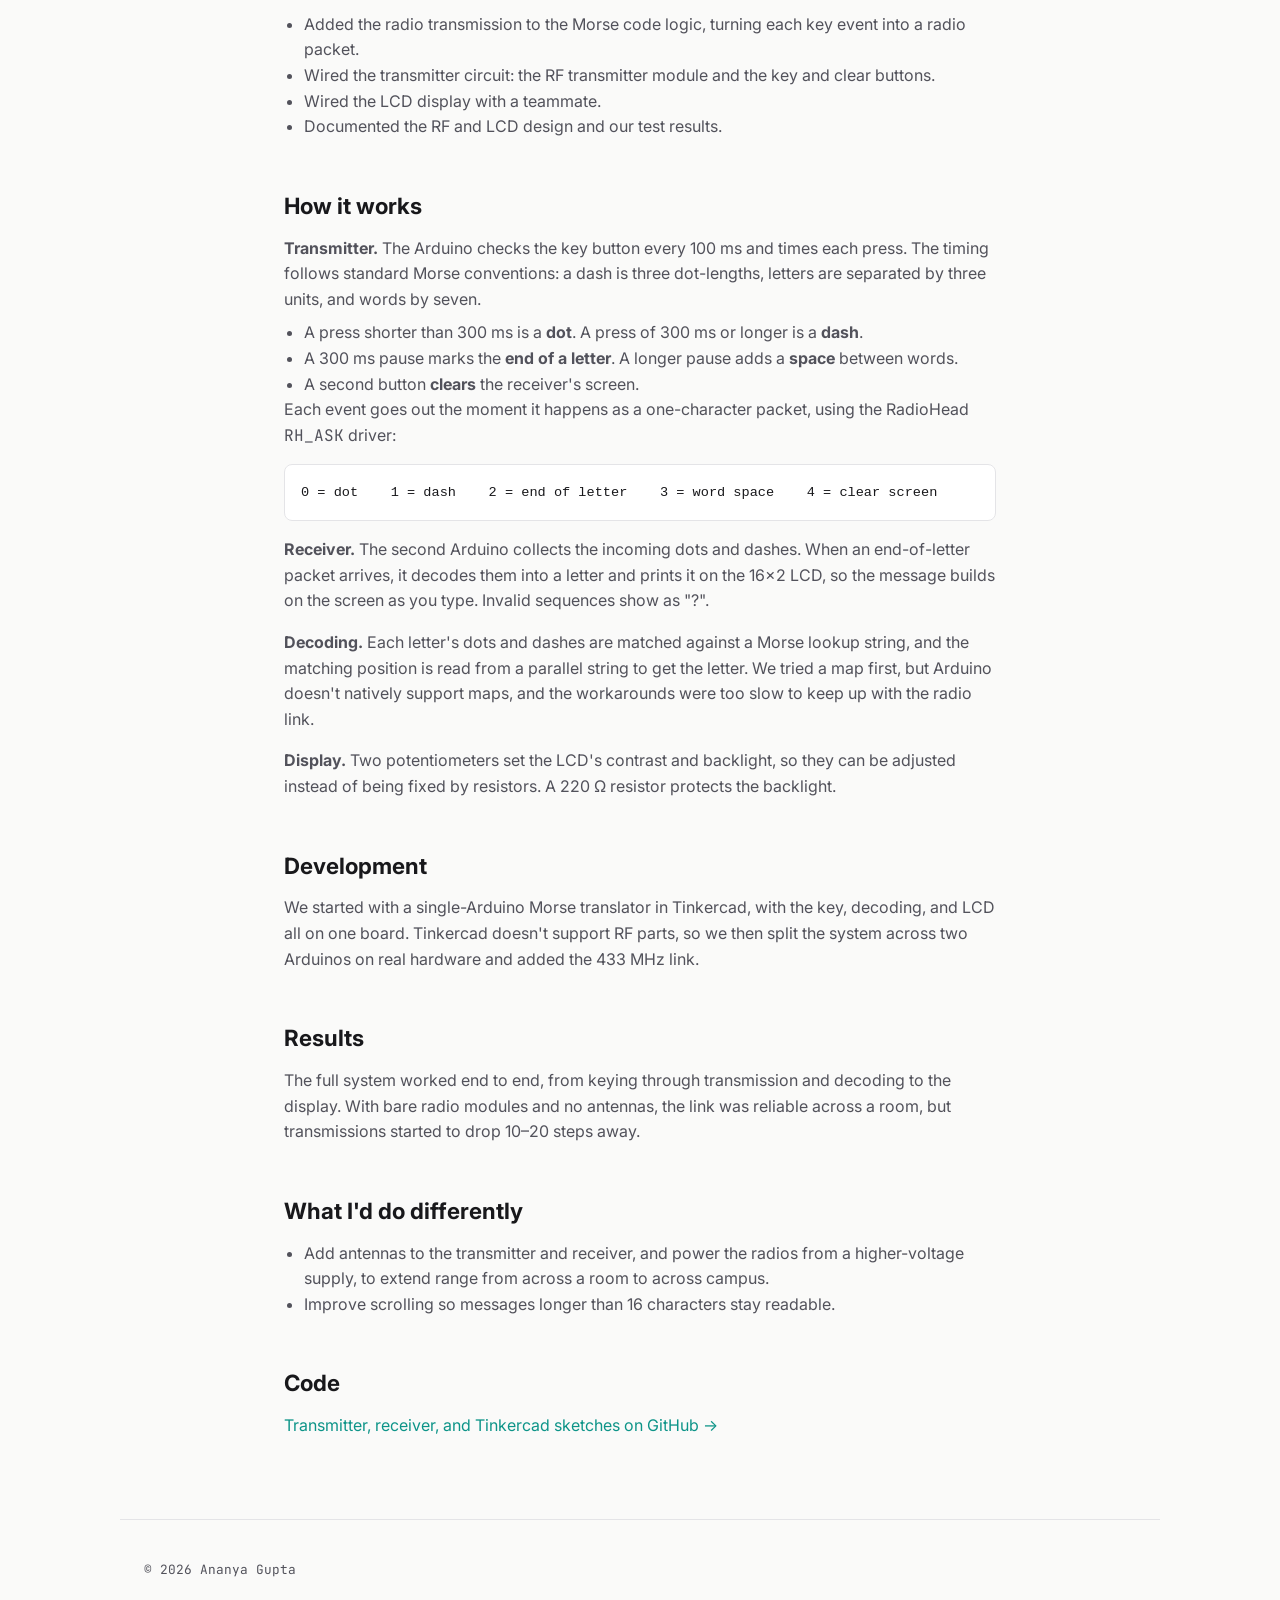
<file: projects/rf-telegraph.html>
<!DOCTYPE html>
<html lang="en">
<head>
  <meta charset="UTF-8" />
  <meta name="viewport" content="width=device-width, initial-scale=1.0" />
  <title>RF Telegraph | Ananya Gupta</title>
  <link rel="preconnect" href="https://fonts.googleapis.com" />
  <link rel="preconnect" href="https://fonts.gstatic.com" crossorigin />
  <link href="https://fonts.googleapis.com/css2?family=Inter:wght@400;500;600;700&family=JetBrains+Mono:wght@400;500&display=swap" rel="stylesheet" />
  <link rel="stylesheet" href="../style.css" />
</head>
<body>
  <header class="nav">
    <div class="container nav-inner">
      <a href="../index.html" class="logo">AG<span class="accent">_</span></a>
      <nav>
        <a href="../index.html#projects">Projects</a>
        <a href="../index.html#contact">Contact</a>
      </nav>
    </div>
  </header>

  <main class="container article">
    <a class="back-link mono" href="../index.html#projects">← All projects</a>

    <p class="mono card-meta">Fall 2025 · IEEE · RF Design Engineer · Team of 3</p>
    <h1>RF Telegraph</h1>
    <p class="lead">Tap Morse code on one breadboard and watch it appear as text on an LCD on the other, sent over a 433 MHz radio link.</p>
    <ul class="tags" style="margin-top:16px"><li>Arduino</li><li>C++</li><li>Wireless link</li><li>RadioHead (ASK)</li><li>16×2 LCD</li><li>Breadboarding</li></ul>

    <figure>
      <img src="../images/rf-telegraph.jpg" alt="Two breadboards: the receiver with an RF receiver module and a 16x2 LCD reading 'whatup?', and the transmitter with an RF transmitter module and two push buttons" />
      <figcaption>Top: the receiver, with the RF receiver module and LCD showing a decoded message. Bottom: the transmitter, with the Morse key and clear buttons.</figcaption>
    </figure>

    <h2>Overview</h2>
    <p>
      As an RF Design Engineer with IEEE, I worked in a team of three to build a modern take on the telegraph. It uses two Arduinos: a transmitter with a Morse key, and a receiver
      that decodes the message onto an LCD, linked by inexpensive 433 MHz ASK radio modules.
    </p>

    <h2>My role</h2>
    <ul>
      <li>Added the radio transmission to the Morse code logic, turning each key event into a radio packet.</li>
      <li>Wired the transmitter circuit: the RF transmitter module and the key and clear buttons.</li>
      <li>Wired the LCD display with a teammate.</li>
      <li>Documented the RF and LCD design and our test results.</li>
    </ul>

    <h2>How it works</h2>
    <p>
      <strong>Transmitter.</strong> The Arduino checks the key button every 100 ms and times each press. The
      timing follows standard Morse conventions: a dash is three dot-lengths, letters are separated by three
      units, and words by seven.
    </p>
    <ul>
      <li>A press shorter than 300 ms is a <strong>dot</strong>. A press of 300 ms or longer is a <strong>dash</strong>.</li>
      <li>A 300 ms pause marks the <strong>end of a letter</strong>. A longer pause adds a <strong>space</strong> between words.</li>
      <li>A second button <strong>clears</strong> the receiver's screen.</li>
    </ul>
    <p>
      Each event goes out the moment it happens as a one-character packet, using the RadioHead
      <span class="mono">RH_ASK</span> driver:
    </p>
    <pre class="mono"><code>0 = dot    1 = dash    2 = end of letter    3 = word space    4 = clear screen</code></pre>
    <p>
      <strong>Receiver.</strong> The second Arduino collects the incoming dots and dashes. When an
      end-of-letter packet arrives, it decodes them into a letter and prints it on the 16×2 LCD, so the
      message builds on the screen as you type. Invalid sequences show as "?".
    </p>
    <p>
      <strong>Decoding.</strong> Each letter's dots and dashes are matched against a Morse lookup string, and
      the matching position is read from a parallel string to get the letter. We tried a map first, but
      Arduino doesn't natively support maps, and the workarounds were too slow to keep up with the radio link.
    </p>
    <p>
      <strong>Display.</strong> Two potentiometers set the LCD's contrast and backlight, so they can be
      adjusted instead of being fixed by resistors. A 220 Ω resistor protects the backlight.
    </p>

    <h2>Development</h2>
    <p>
      We started with a single-Arduino Morse translator in Tinkercad, with the key, decoding, and LCD all on one
      board. Tinkercad doesn't support RF parts, so we then split the system across two Arduinos on real
      hardware and added the 433 MHz link.
    </p>

    <h2>Results</h2>
    <p>
      The full system worked end to end, from keying through transmission and decoding to the display. With
      bare radio modules and no antennas, the link was reliable across a room, but transmissions started to
      drop 10–20 steps away.
    </p>

    <h2>What I'd do differently</h2>
    <ul>
      <li>Add antennas to the transmitter and receiver, and power the radios from a higher-voltage supply, to extend range from across a room to across campus.</li>
      <li>Improve scrolling so messages longer than 16 characters stay readable.</li>
    </ul>

    <h2>Code</h2>
    <p><a href="https://github.com/softforware/rf-telegraph" target="_blank">Transmitter, receiver, and Tinkercad sketches on GitHub →</a></p>
  </main>

  <footer class="container footer mono">
    <p>© 2026 Ananya Gupta</p>
  </footer>
</body>
</html>
</file>
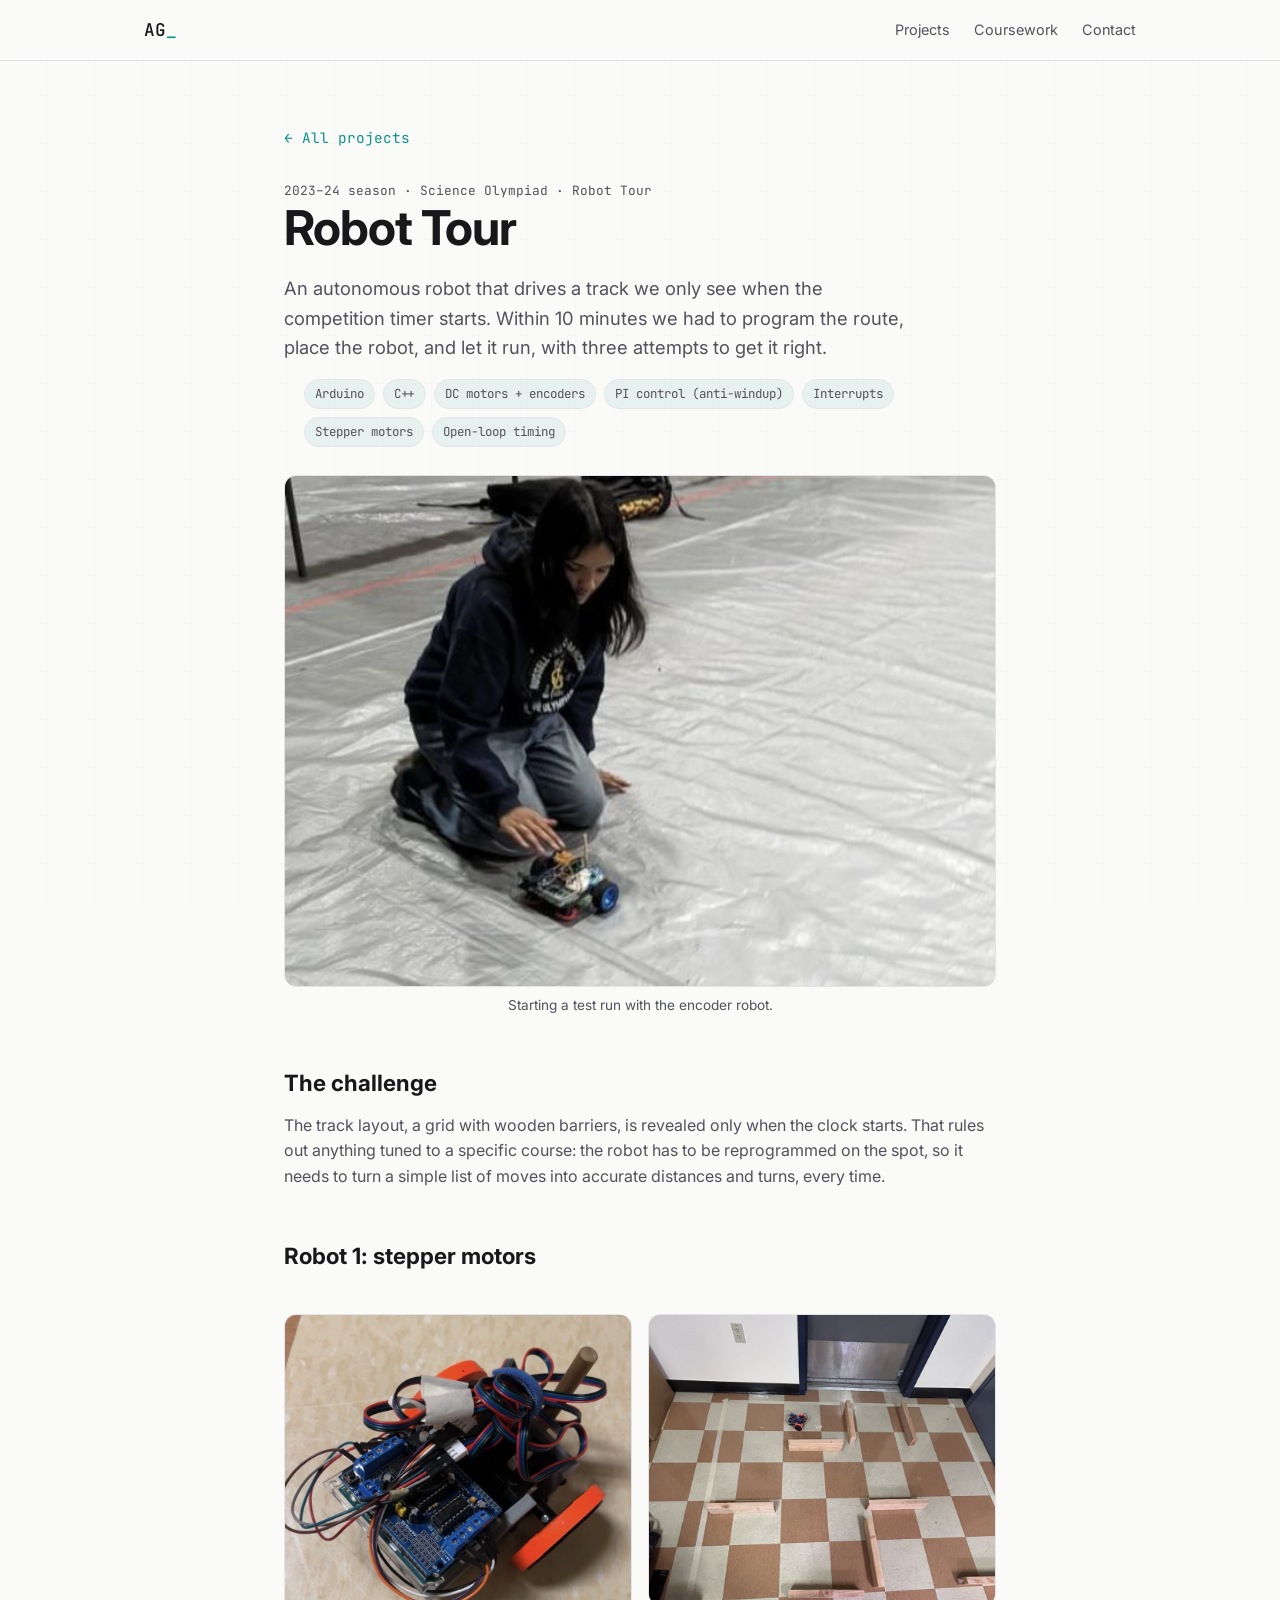
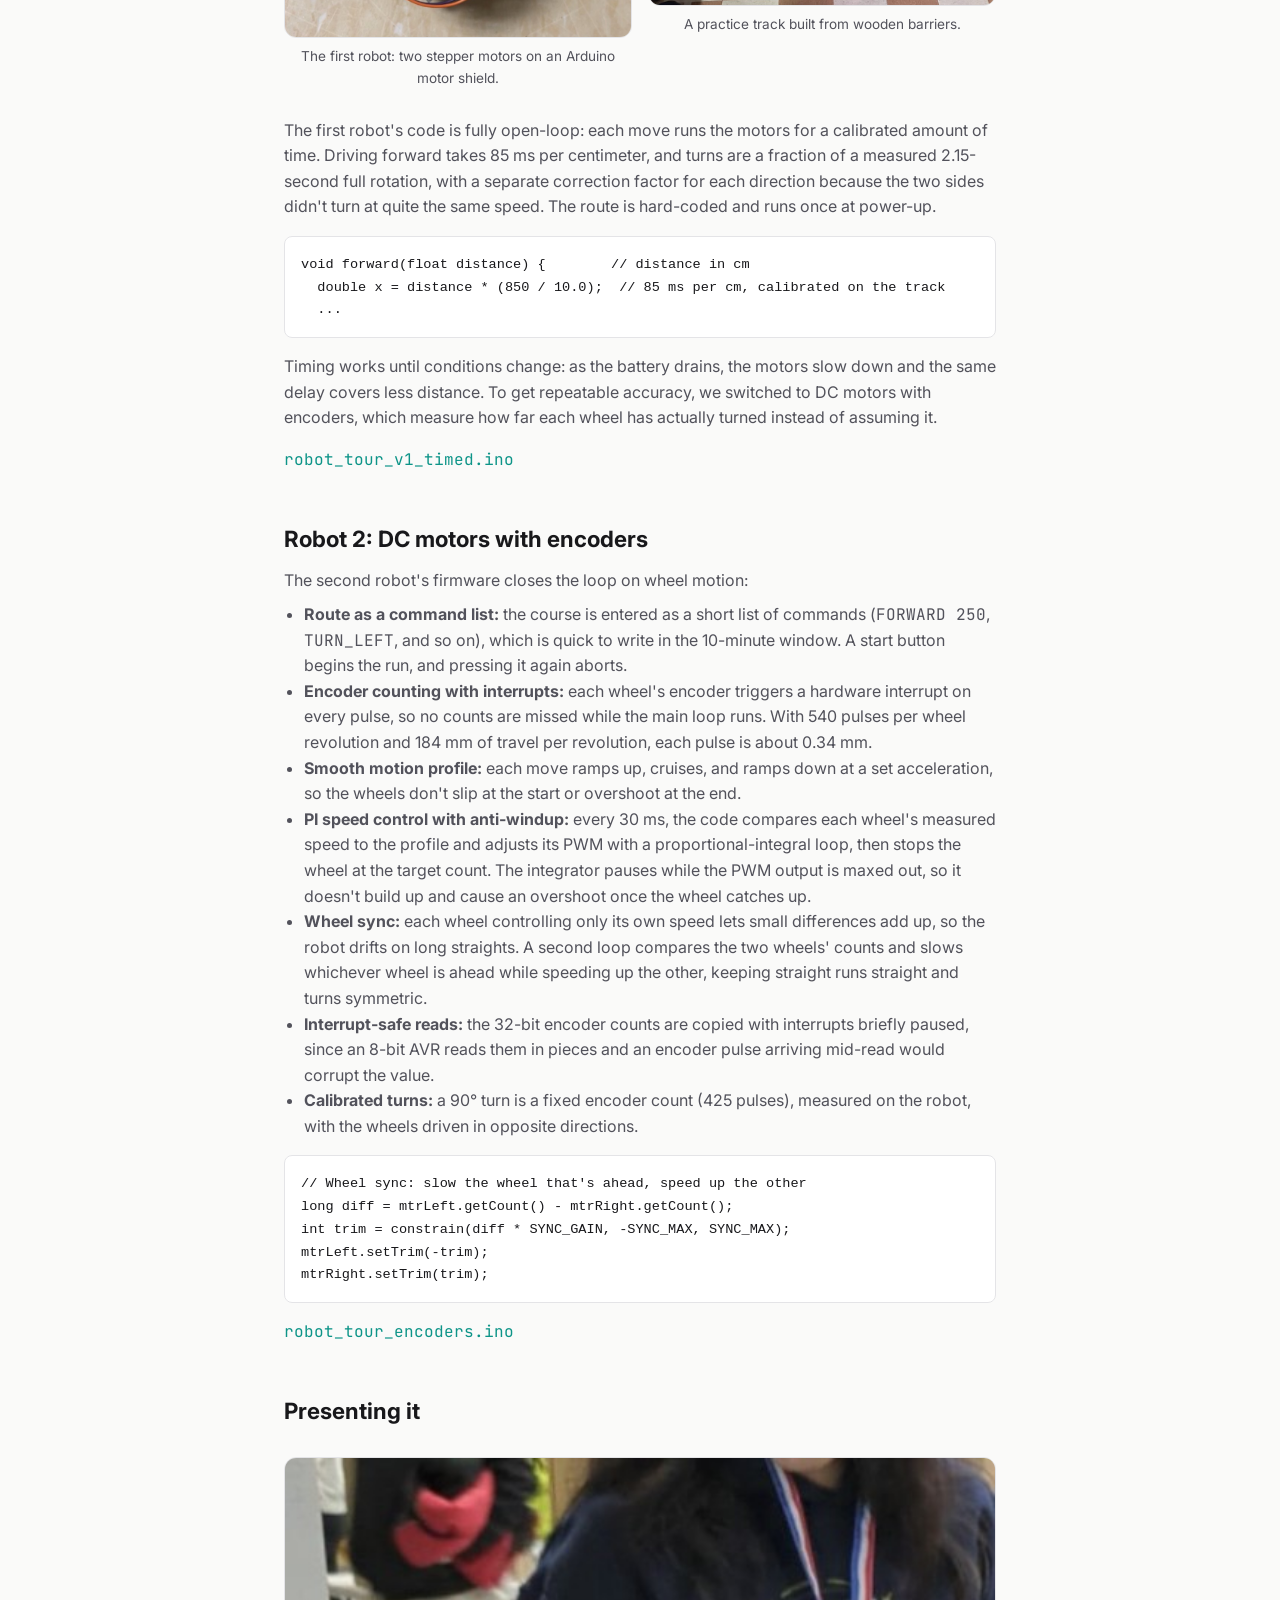
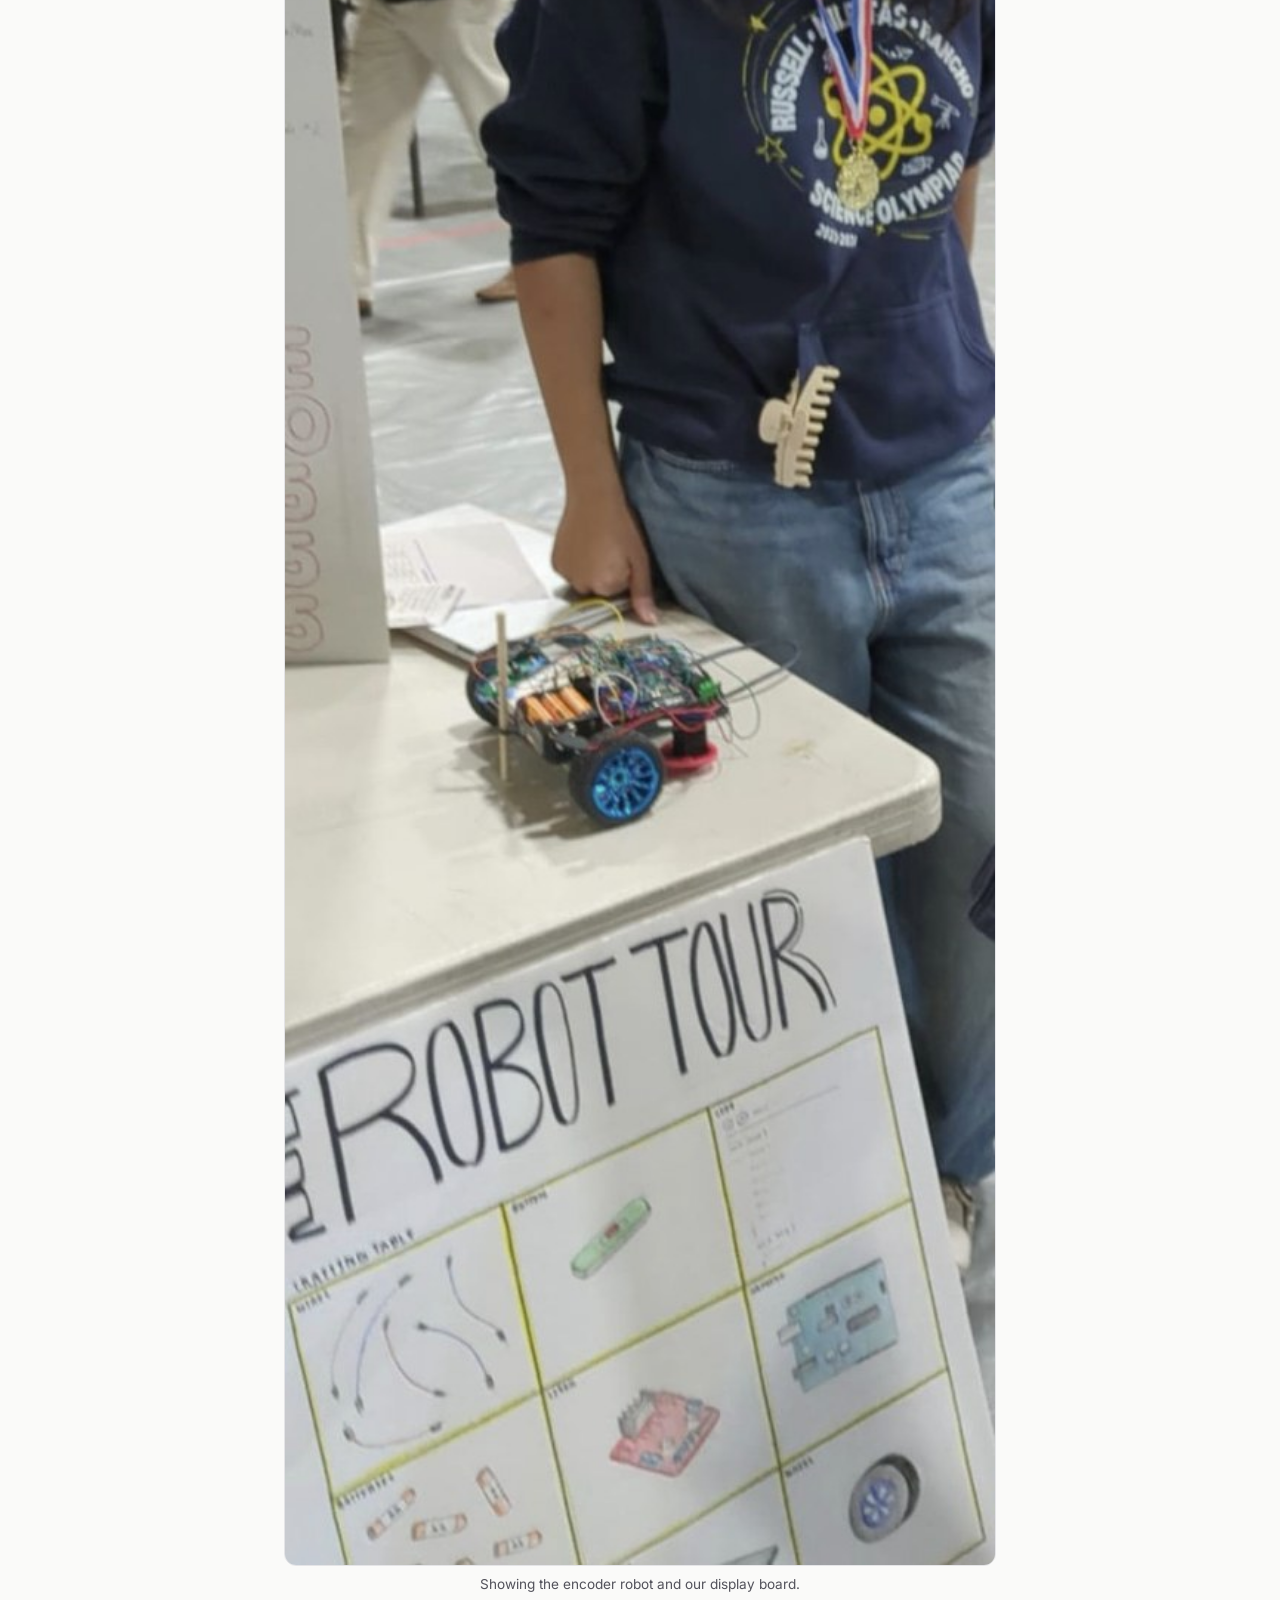
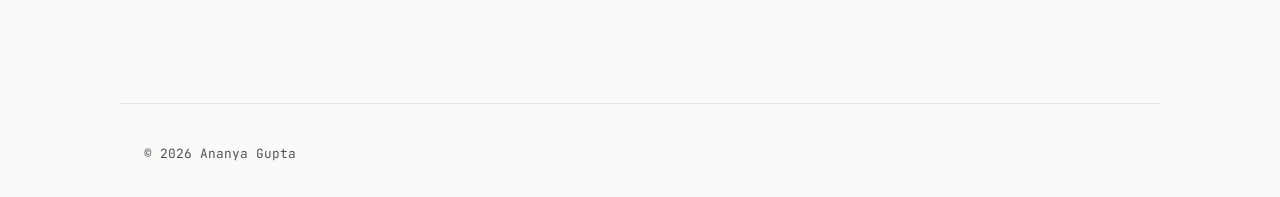
<file: projects/robot-tour.html>
<!DOCTYPE html>
<html lang="en">
<head>
  <meta charset="UTF-8" />
  <meta name="viewport" content="width=device-width, initial-scale=1.0" />
  <title>Robot Tour | Ananya Gupta</title>
  <link rel="preconnect" href="https://fonts.googleapis.com" />
  <link rel="preconnect" href="https://fonts.gstatic.com" crossorigin />
  <link href="https://fonts.googleapis.com/css2?family=Inter:wght@400;500;600;700&family=JetBrains+Mono:wght@400;500&display=swap" rel="stylesheet" />
  <link rel="stylesheet" href="../style.css" />
</head>
<body>
  <header class="nav">
    <div class="container nav-inner">
      <a href="../index.html" class="logo">AG<span class="accent">_</span></a>
      <nav>
        <a href="../index.html#projects">Projects</a>
        <a href="../coursework.html">Coursework</a>
        <a href="../index.html#contact">Contact</a>
      </nav>
    </div>
  </header>

  <main class="container article">
    <a class="back-link mono" href="../index.html#projects">← All projects</a>

    <p class="mono card-meta">2023–24 season · Science Olympiad · Robot Tour</p>
    <h1>Robot Tour</h1>
    <p class="lead">
      An autonomous robot that drives a track we only see when the competition timer starts. Within 10 minutes
      we had to program the route, place the robot, and let it run, with three attempts to get it right.
    </p>
    <ul class="tags" style="margin-top:16px"><li>Arduino</li><li>C++</li><li>DC motors + encoders</li><li>PI control (anti-windup)</li><li>Interrupts</li><li>Stepper motors</li><li>Open-loop timing</li></ul>

    <figure>
      <img src="../images/robottour-run.jpg" alt="Ananya placing the encoder robot on the floor for a test run" />
      <figcaption>Starting a test run with the encoder robot.</figcaption>
    </figure>

    <h2>The challenge</h2>
    <p>
      The track layout, a grid with wooden barriers, is revealed only when the clock starts. That rules out
      anything tuned to a specific course: the robot has to be reprogrammed on the spot, so it needs to turn a
      simple list of moves into accurate distances and turns, every time.
    </p>

    <h2>Robot 1: stepper motors</h2>
    <div class="img-row">
      <figure>
        <img src="../images/robottour-stepper.jpg" alt="First robot: Arduino with a motor shield driving two stepper motors, orange wheels and a wooden dowel marker" />
        <figcaption>The first robot: two stepper motors on an Arduino motor shield.</figcaption>
      </figure>
      <figure>
        <img src="../images/robottour-track.jpg" alt="Practice track of wooden barriers on a checkered tile floor, with the robot at the start" />
        <figcaption>A practice track built from wooden barriers.</figcaption>
      </figure>
    </div>
    <p>
      The first robot's code is fully open-loop: each move runs the motors for a calibrated amount of time.
      Driving forward takes 85 ms per centimeter, and turns are a fraction of a measured 2.15-second full
      rotation, with a separate correction factor for each direction because the two sides didn't turn at quite
      the same speed. The route is hard-coded and runs once at power-up.
    </p>
    <pre class="mono"><code>void forward(float distance) {        // distance in cm
  double x = distance * (850 / 10.0);  // 85 ms per cm, calibrated on the track
  ...</code></pre>
    <p>
      Timing works until conditions change: as the battery drains, the motors slow down and the same delay
      covers less distance. To get repeatable accuracy, we switched to DC motors with encoders, which measure how
      far each wheel has actually turned instead of assuming it.
    </p>
    <p class="mono"><a href="../code/robot-tour/robot_tour_v1_timed.ino" target="_blank">robot_tour_v1_timed.ino</a></p>

    <h2>Robot 2: DC motors with encoders</h2>
    <p>The second robot's firmware closes the loop on wheel motion:</p>
    <ul>
      <li><strong>Route as a command list:</strong> the course is entered as a short list of commands
        (<span class="mono">FORWARD 250</span>, <span class="mono">TURN_LEFT</span>, and so on), which is quick to
        write in the 10-minute window. A start button begins the run, and pressing it again aborts.</li>
      <li><strong>Encoder counting with interrupts:</strong> each wheel's encoder triggers a hardware interrupt on
        every pulse, so no counts are missed while the main loop runs. With 540 pulses per wheel revolution and
        184 mm of travel per revolution, each pulse is about 0.34 mm.</li>
      <li><strong>Smooth motion profile:</strong> each move ramps up, cruises, and ramps down at a set
        acceleration, so the wheels don't slip at the start or overshoot at the end.</li>
      <li><strong>PI speed control with anti-windup:</strong> every 30 ms, the code compares each wheel's measured
        speed to the profile and adjusts its PWM with a proportional-integral loop, then stops the wheel at the
        target count. The integrator pauses while the PWM output is maxed out, so it doesn't build up and cause
        an overshoot once the wheel catches up.</li>
      <li><strong>Wheel sync:</strong> each wheel controlling only its own speed lets small differences add up, so the
        robot drifts on long straights. A second loop compares the two wheels' counts and slows whichever wheel is
        ahead while speeding up the other, keeping straight runs straight and turns symmetric.</li>
      <li><strong>Interrupt-safe reads:</strong> the 32-bit encoder counts are copied with interrupts briefly paused,
        since an 8-bit AVR reads them in pieces and an encoder pulse arriving mid-read would corrupt the value.</li>
      <li><strong>Calibrated turns:</strong> a 90° turn is a fixed encoder count (425 pulses), measured on the
        robot, with the wheels driven in opposite directions.</li>
    </ul>
    <pre class="mono"><code>// Wheel sync: slow the wheel that's ahead, speed up the other
long diff = mtrLeft.getCount() - mtrRight.getCount();
int trim = constrain(diff * SYNC_GAIN, -SYNC_MAX, SYNC_MAX);
mtrLeft.setTrim(-trim);
mtrRight.setTrim(trim);</code></pre>
    <p class="mono"><a href="../code/robot-tour/robot_tour_encoders.ino" target="_blank">robot_tour_encoders.ino</a></p>

    <h2>Presenting it</h2>
    <figure>
      <img src="../images/robottour-display2.jpg" alt="Ananya, shown from the shoulders down in a Science Olympiad hoodie and medal, beside the encoder robot and the Robot Tour display board" />
      <figcaption>Showing the encoder robot and our display board.</figcaption>
    </figure>

    <!-- ADD: competition result / placement, and run time or accuracy if you have it -->
  </main>

  <footer class="container footer mono">
    <p>© 2026 Ananya Gupta</p>
  </footer>
</body>
</html>
</file>
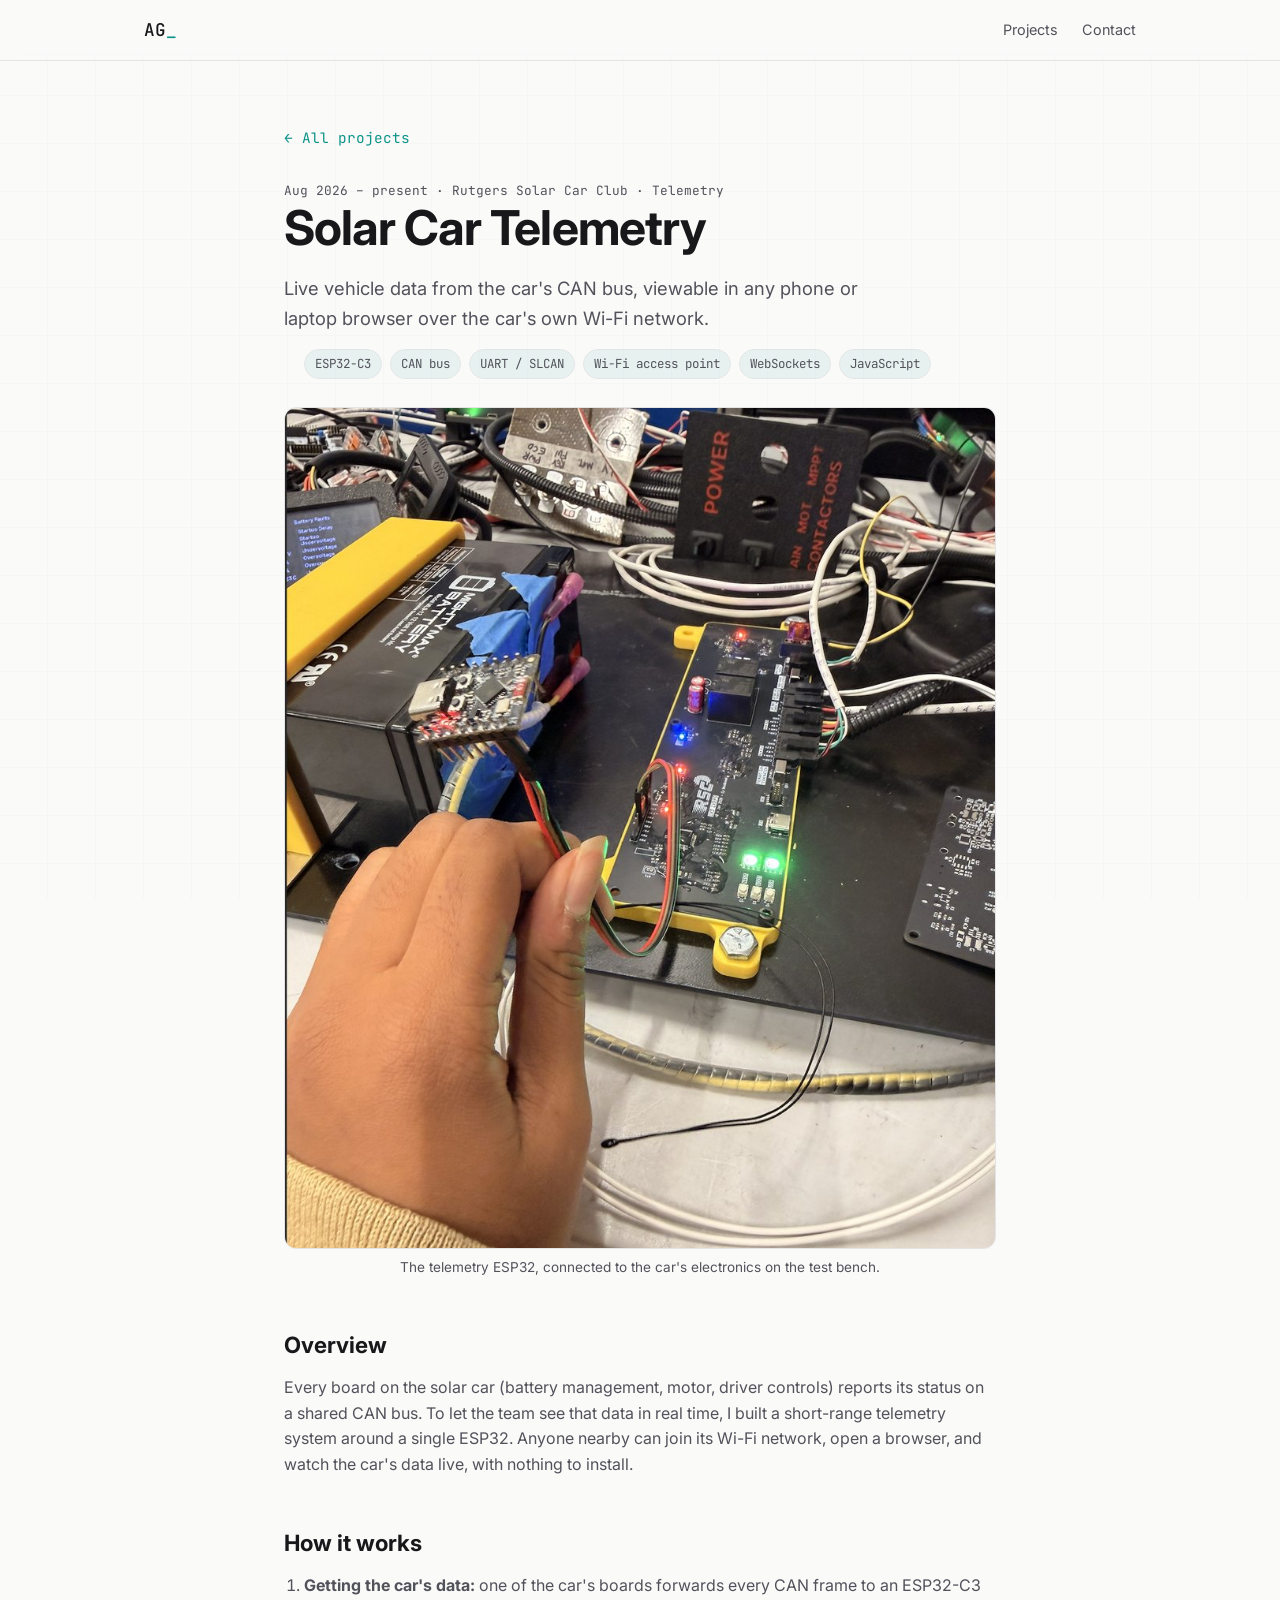
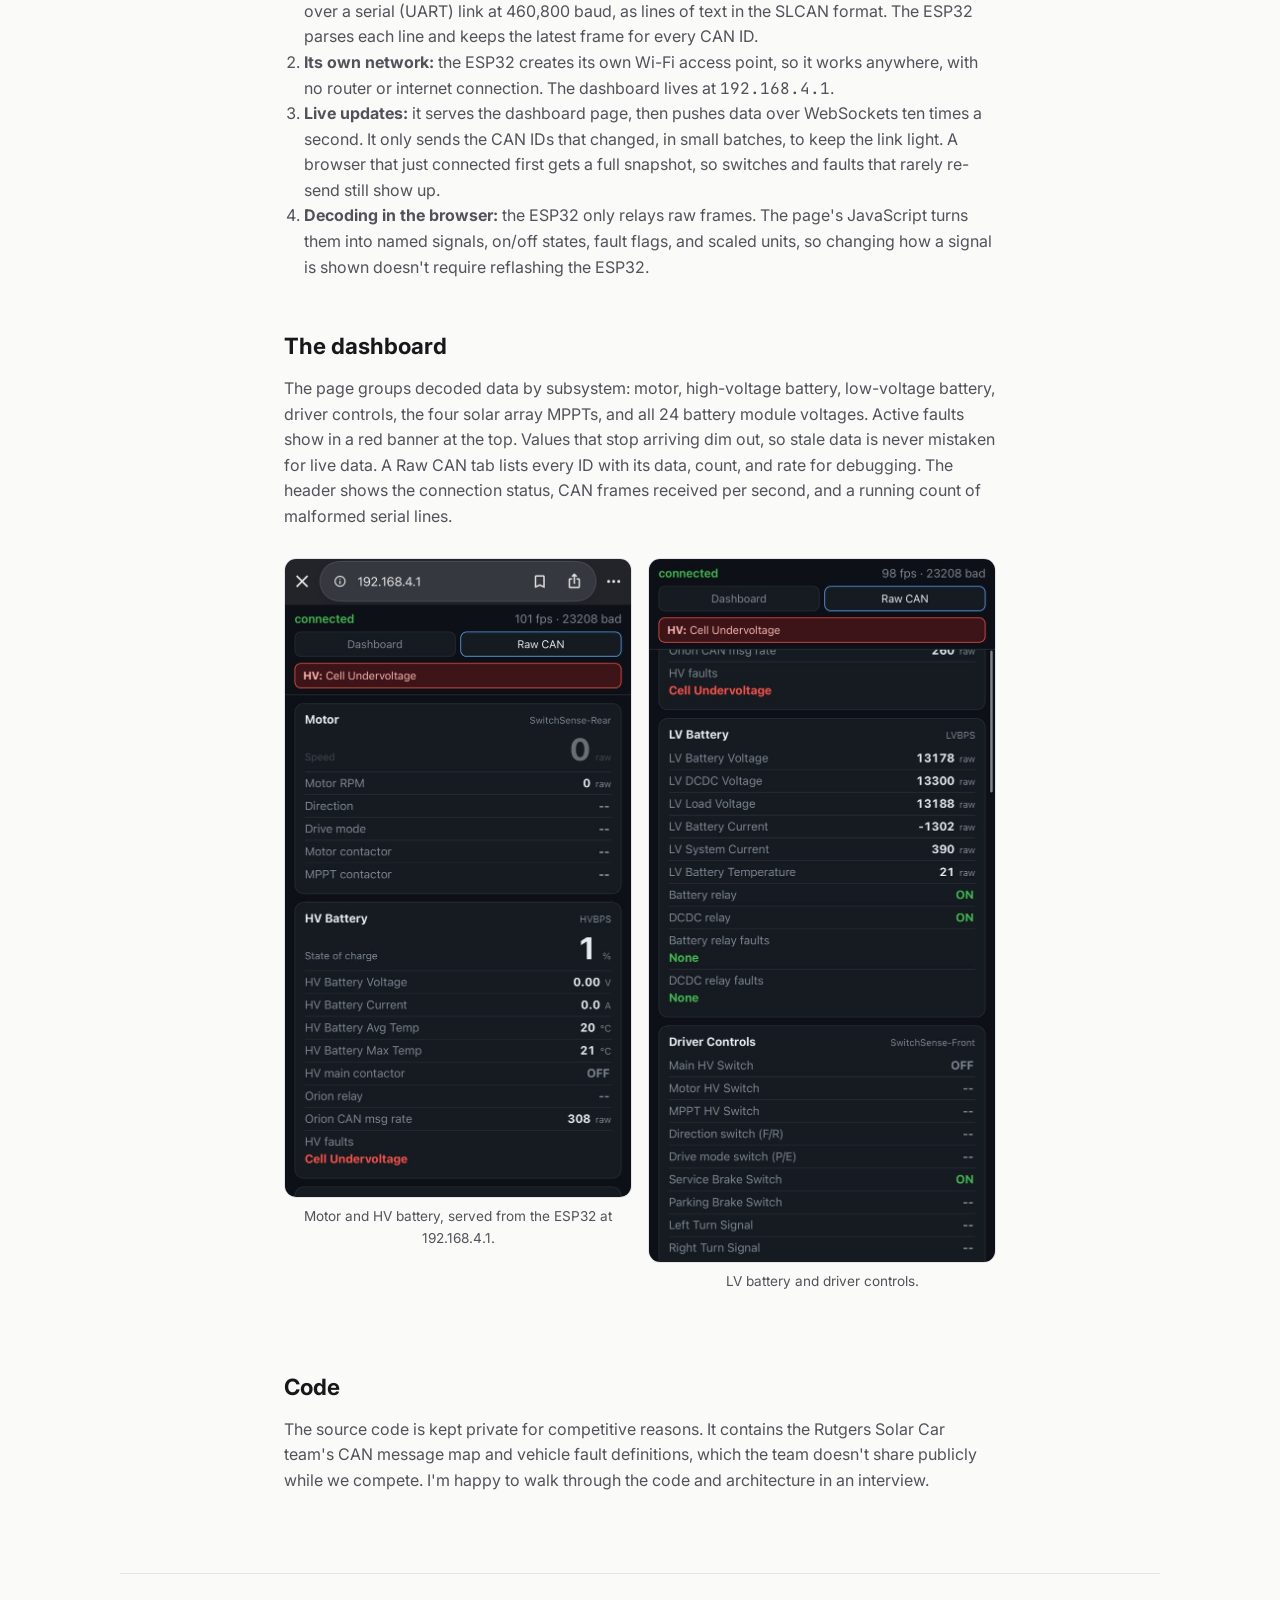
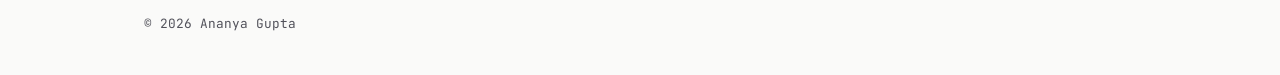
<file: projects/solar-telemetry.html>
<!DOCTYPE html>
<html lang="en">
<head>
  <meta charset="UTF-8" />
  <meta name="viewport" content="width=device-width, initial-scale=1.0" />
  <title>Solar Car Telemetry | Ananya Gupta</title>
  <link rel="preconnect" href="https://fonts.googleapis.com" />
  <link rel="preconnect" href="https://fonts.gstatic.com" crossorigin />
  <link href="https://fonts.googleapis.com/css2?family=Inter:wght@400;500;600;700&family=JetBrains+Mono:wght@400;500&display=swap" rel="stylesheet" />
  <link rel="stylesheet" href="../style.css" />
</head>
<body>
  <header class="nav">
    <div class="container nav-inner">
      <a href="../index.html" class="logo">AG<span class="accent">_</span></a>
      <nav>
        <a href="../index.html#projects">Projects</a>
        <a href="../index.html#contact">Contact</a>
      </nav>
    </div>
  </header>

  <main class="container article">
    <a class="back-link mono" href="../index.html#projects">← All projects</a>

    <p class="mono card-meta">Aug 2026 – present · Rutgers Solar Car Club · Telemetry</p>
    <h1>Solar Car Telemetry</h1>
    <p class="lead">
      Live vehicle data from the car's CAN bus, viewable in any phone or laptop browser over the car's own Wi-Fi network.
    </p>
    <ul class="tags" style="margin-top:16px"><li>ESP32-C3</li><li>CAN bus</li><li>UART / SLCAN</li><li>Wi-Fi access point</li><li>WebSockets</li><li>JavaScript</li></ul>

    <figure>
      <img src="../images/solar-telemetry-esp32.jpg" alt="Ananya holding the telemetry ESP32, wired to one of the solar car's boards on the test bench" />
      <figcaption>The telemetry ESP32, connected to the car's electronics on the test bench.</figcaption>
    </figure>

    <h2>Overview</h2>
    <p>
      Every board on the solar car (battery management, motor, driver controls) reports its status on a
      shared CAN bus. To let the team see that data in real time, I built a short-range telemetry system
      around a single ESP32. Anyone nearby can join its Wi-Fi network, open a browser, and watch the car's
      data live, with nothing to install.
    </p>

    <h2>How it works</h2>
    <ol>
      <li><strong>Getting the car's data:</strong> one of the car's boards forwards every CAN frame to an
        ESP32-C3 over a serial (UART) link at 460,800 baud, as lines of text in the SLCAN format. The ESP32
        parses each line and keeps the latest frame for every CAN ID.</li>
      <li><strong>Its own network:</strong> the ESP32 creates its own Wi-Fi access point, so it works anywhere,
        with no router or internet connection. The dashboard lives at <span class="mono">192.168.4.1</span>.</li>
      <li><strong>Live updates:</strong> it serves the dashboard page, then pushes data over WebSockets ten times
        a second. It only sends the CAN IDs that changed, in small batches, to keep the link light. A browser
        that just connected first gets a full snapshot, so switches and faults that rarely re-send still show up.</li>
      <li><strong>Decoding in the browser:</strong> the ESP32 only relays raw frames. The page's JavaScript
        turns them into named signals, on/off states, fault flags, and scaled units, so changing how a signal
        is shown doesn't require reflashing the ESP32.</li>
    </ol>

    <h2>The dashboard</h2>
    <p>
      The page groups decoded data by subsystem: motor, high-voltage battery, low-voltage battery, driver
      controls, the four solar array MPPTs, and all 24 battery module voltages. Active faults show in a red
      banner at the top. Values that stop arriving dim out, so stale data is never mistaken for live data.
      A Raw CAN tab lists every ID with its data, count, and rate for debugging. The header shows the
      connection status, CAN frames received per second, and a running count of malformed serial lines.
    </p>
    <div class="img-row">
      <figure>
        <img src="../images/solar-telemetry-1.jpg" alt="Dashboard on a phone showing motor and high-voltage battery data" />
        <figcaption>Motor and HV battery, served from the ESP32 at 192.168.4.1.</figcaption>
      </figure>
      <figure>
        <img src="../images/solar-telemetry-2.jpg" alt="Dashboard showing low-voltage battery and driver control data" />
        <figcaption>LV battery and driver controls.</figcaption>
      </figure>
    </div>
    <!-- ADD: say when these screenshots were taken (e.g. "bench test with the HV pack disconnected"),
         since the HV voltage reads 0 V and a Cell Undervoltage fault is showing -->

    <h2>Code</h2>
    <p>
      The source code is kept private for competitive reasons. It contains the Rutgers Solar Car team's
      CAN message map and vehicle fault definitions, which the team doesn't share publicly while we compete.
      I'm happy to walk through the code and architecture in an interview.
    </p>

    <!-- ADD: uncomment once written → <h2>Next steps</h2>
         (e.g. converting the remaining "raw" values to real units, or long-range telemetry) -->
  </main>

  <footer class="container footer mono">
    <p>© 2026 Ananya Gupta</p>
  </footer>
</body>
</html>
</file>
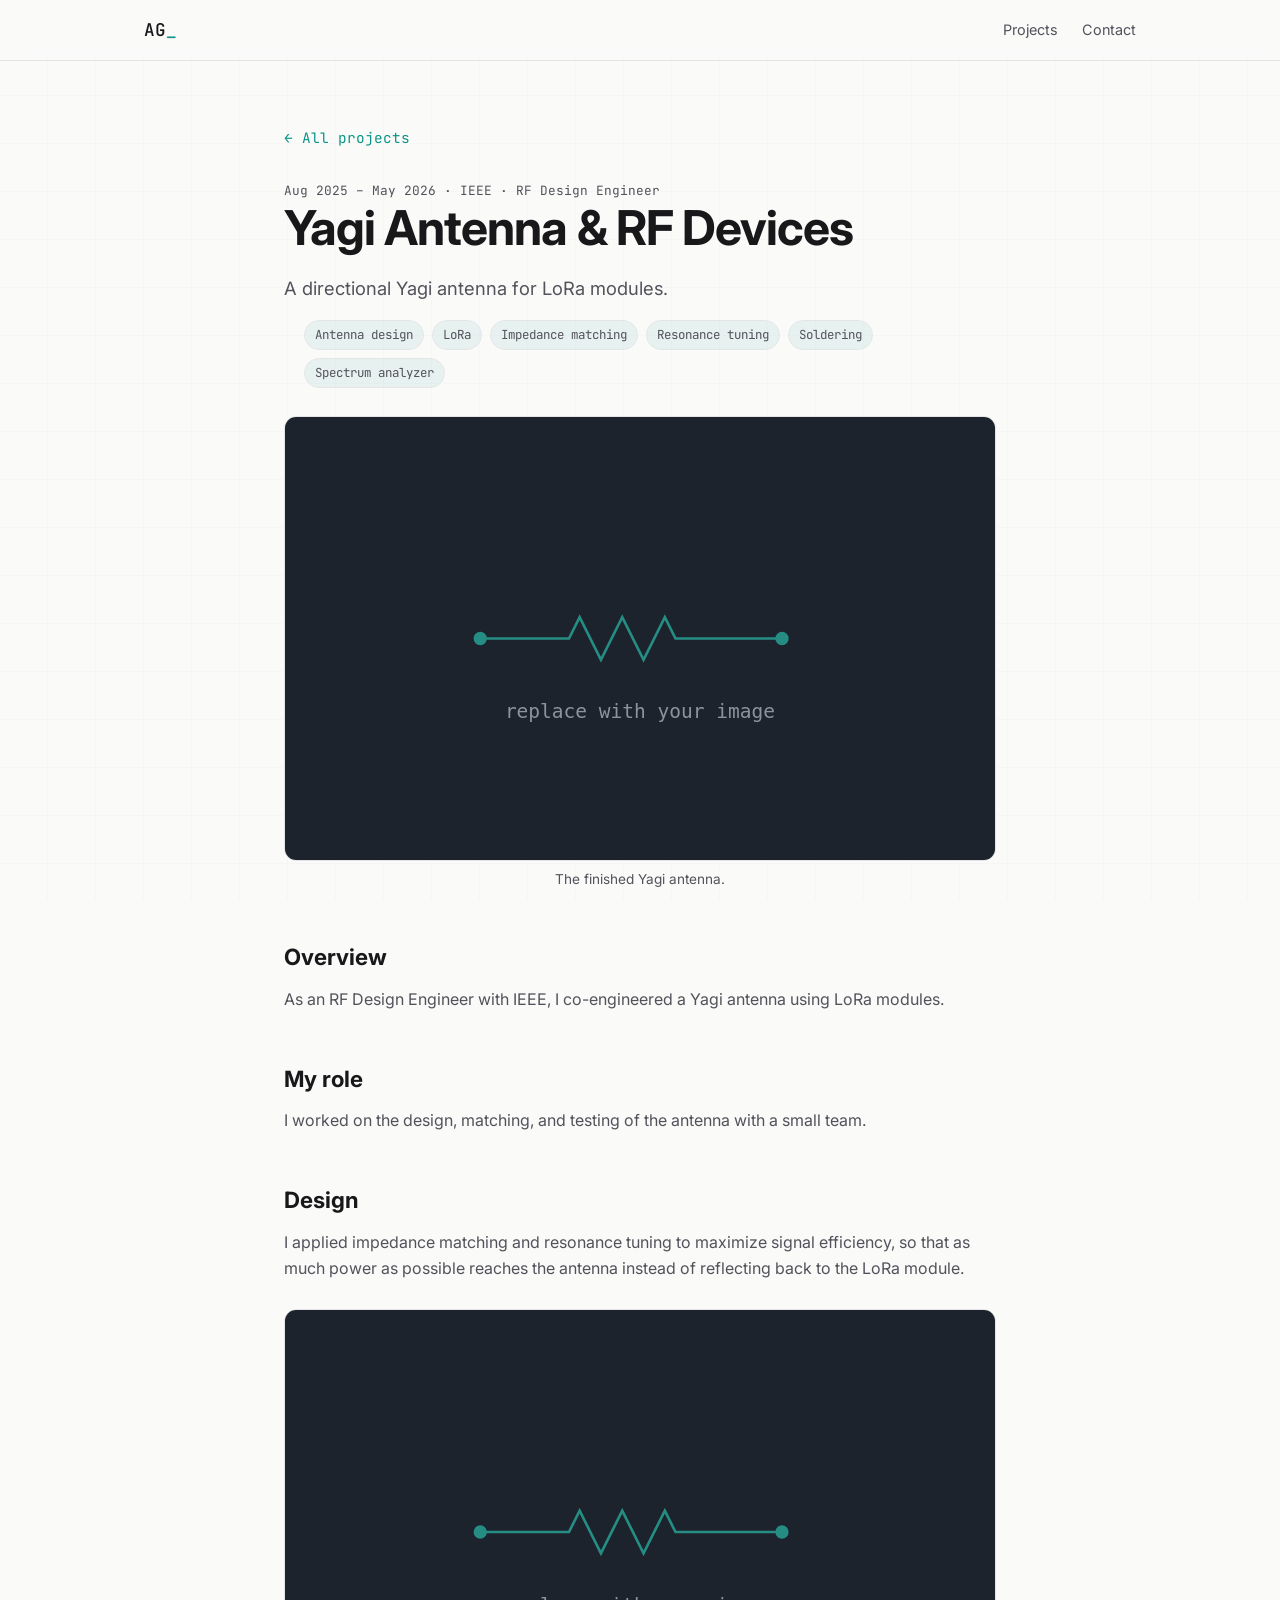
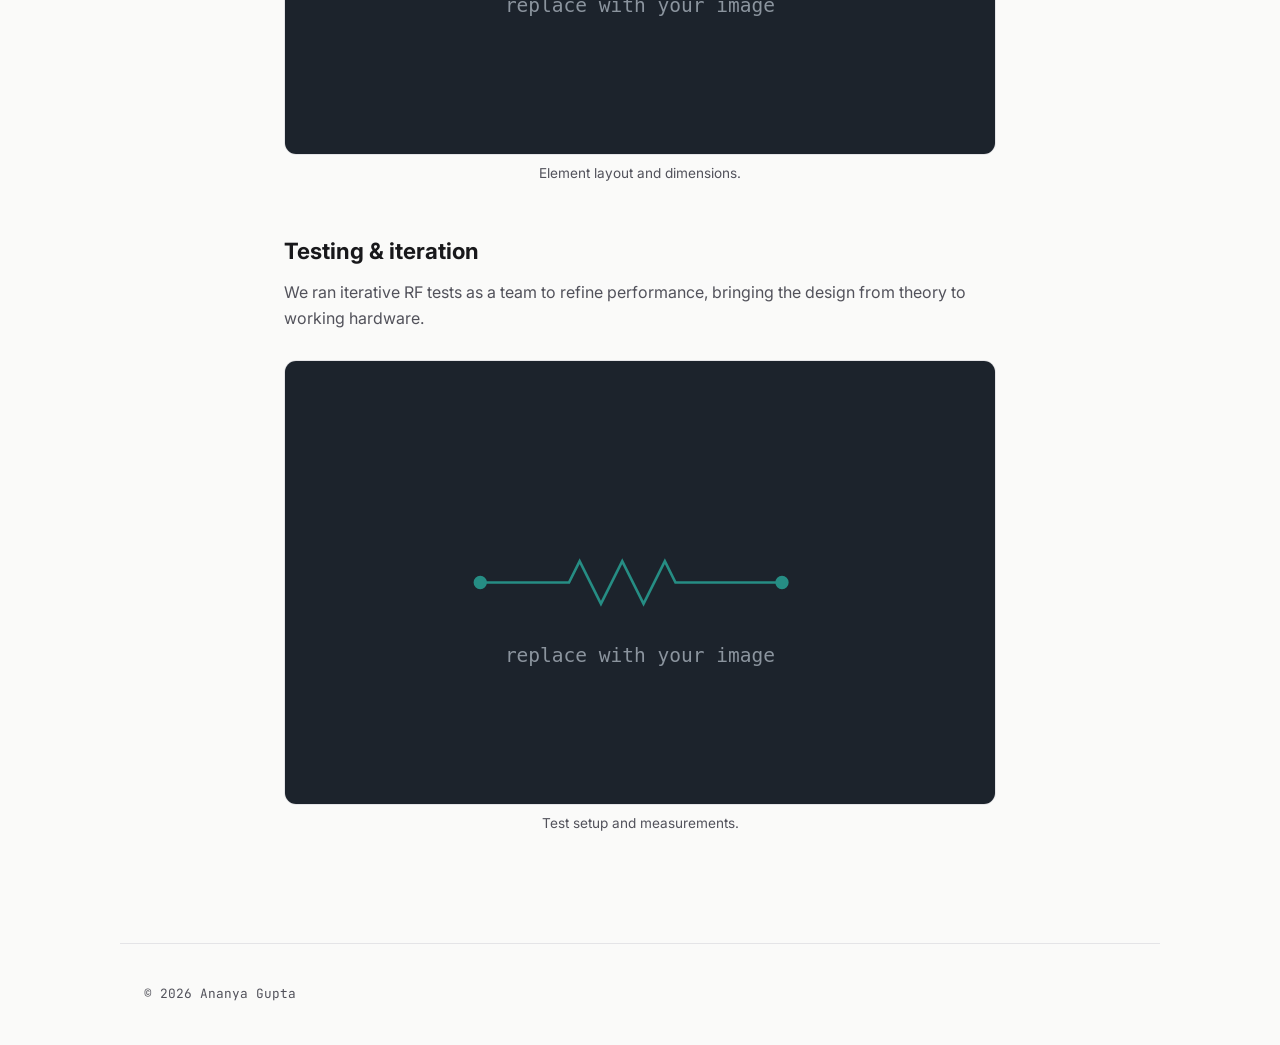
<file: projects/yagi-antenna.html>
<!DOCTYPE html>
<html lang="en">
<head>
  <meta charset="UTF-8" />
  <meta name="viewport" content="width=device-width, initial-scale=1.0" />
  <title>Yagi Antenna &amp; RF Devices | Ananya Gupta</title>
  <link rel="preconnect" href="https://fonts.googleapis.com" />
  <link rel="preconnect" href="https://fonts.gstatic.com" crossorigin />
  <link href="https://fonts.googleapis.com/css2?family=Inter:wght@400;500;600;700&family=JetBrains+Mono:wght@400;500&display=swap" rel="stylesheet" />
  <link rel="stylesheet" href="../style.css" />
</head>
<body>
  <header class="nav">
    <div class="container nav-inner">
      <a href="../index.html" class="logo">AG<span class="accent">_</span></a>
      <nav>
        <a href="../index.html#projects">Projects</a>
        <a href="../index.html#contact">Contact</a>
      </nav>
    </div>
  </header>

  <main class="container article">
    <a class="back-link mono" href="../index.html#projects">← All projects</a>

    <p class="mono card-meta">Aug 2025 – May 2026 · IEEE · RF Design Engineer</p>
    <h1>Yagi Antenna &amp; RF Devices</h1>
    <p class="lead">A directional Yagi antenna for LoRa modules.</p>
    <ul class="tags" style="margin-top:16px"><li>Antenna design</li><li>LoRa</li><li>Impedance matching</li><li>Resonance tuning</li><li>Soldering</li><li>Spectrum analyzer</li></ul>

    <!-- PHOTO: ../images/yagi-antenna.jpg -->
    <figure>
      <img src="../images/placeholder.svg" alt="Finished Yagi antenna" />
      <figcaption>The finished Yagi antenna.</figcaption>
    </figure>

    <h2>Overview</h2>
    <p>
      As an RF Design Engineer with IEEE, I co-engineered a Yagi antenna using LoRa modules.
    </p>
    <!-- ADD: what was the goal? (e.g., extend LoRa range between two points) What frequency band (915 MHz?) -->

    <h2>My role</h2>
    <!-- ADD: which parts were yours: element length calculations? matching network? building? testing? -->
    <p>I worked on the design, matching, and testing of the antenna with a small team.</p>

    <h2>Design</h2>
    <p>
      I applied impedance matching and resonance tuning to maximize signal efficiency, so that as much
      power as possible reaches the antenna instead of reflecting back to the LoRa module.
    </p>
    <!-- ADD: number of elements, element lengths/spacing, how you calculated them, the matching method -->
    <!-- PHOTO: ../images/yagi-design.png -->
    <figure>
      <img src="../images/placeholder.svg" alt="Yagi antenna dimensions or simulation" />
      <figcaption>Element layout and dimensions.</figcaption>
    </figure>


    <h2>Testing &amp; iteration</h2>
    <p>
      We ran iterative RF tests as a team to refine performance, bringing the design from theory to working hardware.
    </p>
    <!-- ADD: what you measured (SWR / return loss / range / RSSI), on what equipment, and how it changed after tuning.
         A spectrum analyzer or VNA screenshot here is great evidence. -->
    <!-- PHOTO: ../images/yagi-test.jpg -->
    <figure>
      <img src="../images/placeholder.svg" alt="RF test measurements" />
      <figcaption>Test setup and measurements.</figcaption>
    </figure>



    <!-- ADD: <h2>What I learned</h2> one or two sentences -->
  </main>

  <footer class="container footer mono">
    <p>© 2026 Ananya Gupta</p>
  </footer>
</body>
</html>
</file>
<file: style.css>
/* ==========================================================
   COLORS: change --accent to restyle the whole site.
   Ideas: #2dd4bf (teal), #f59e0b (amber), #60a5fa (blue), #a78bfa (purple)
   ========================================================== */
:root {
  --bg: #0d1117;
  --bg-card: #161b22;
  --border: #2a313c;
  --text: #e6edf3;
  --muted: #8b949e;
  --accent: #2dd4bf;
  --radius: 12px;
  --max-width: 1040px;
}

/* Light mode: used automatically when the visitor's computer is in light mode */
@media (prefers-color-scheme: light) {
  :root {
    --bg: #fafaf9;
    --bg-card: #ffffff;
    --border: #e4e4e7;
    --text: #18181b;
    --muted: #52525b;
    --accent: #0d9488;
  }
}

* { box-sizing: border-box; margin: 0; padding: 0; }

html { scroll-behavior: smooth; scroll-padding-top: 72px; }

body {
  font-family: "Inter", system-ui, sans-serif;
  background: var(--bg);
  color: var(--text);
  line-height: 1.6;
  /* faint engineering-paper grid */
  background-image:
    linear-gradient(var(--border) 1px, transparent 1px),
    linear-gradient(90deg, var(--border) 1px, transparent 1px);
  background-size: 48px 48px;
  background-attachment: fixed;
  background-position: -1px -1px;
}
body::before { /* fades the grid so it stays subtle */
  content: ""; position: fixed; inset: 0; z-index: -1;
  background: var(--bg); opacity: .85; pointer-events: none;
}

img { max-width: 100%; display: block; }
a { color: var(--accent); text-decoration: none; }
a:hover { text-decoration: underline; }

.container { max-width: var(--max-width); margin: 0 auto; padding: 0 24px; }
.mono { font-family: "JetBrains Mono", ui-monospace, monospace; }
.accent { color: var(--accent); }

/* ---------- Nav ---------- */
.nav {
  position: sticky; top: 0; z-index: 10;
  background: color-mix(in srgb, var(--bg) 85%, transparent);
  backdrop-filter: blur(8px);
  border-bottom: 1px solid var(--border);
}
.nav-inner { display: flex; justify-content: space-between; align-items: center; height: 60px; }
.logo { font-family: "JetBrains Mono", monospace; font-weight: 500; color: var(--text); font-size: 1.1rem; }
.nav nav { display: flex; gap: 24px; }
.nav nav a { color: var(--muted); font-size: .9rem; }
.nav nav a:hover { color: var(--text); text-decoration: none; }

/* ---------- Hero ---------- */
.hero { padding: 120px 24px 100px; }
.eyebrow { color: var(--muted); font-size: .8rem; font-weight: 600; letter-spacing: .12em; text-transform: uppercase; margin-bottom: 16px; }
h1 { font-size: clamp(2.4rem, 6vw, 4rem); line-height: 1.1; letter-spacing: -0.02em; margin-bottom: 20px; }
.lead { font-size: 1.15rem; color: var(--muted); max-width: 620px; }
.btn-row { display: flex; gap: 12px; margin: 32px 0 24px; flex-wrap: wrap; }
.btn {
  display: inline-block; padding: 10px 20px; border-radius: 8px;
  border: 1px solid var(--border); color: var(--text); font-weight: 500;
  transition: border-color .15s, transform .15s;
}
.btn:hover { border-color: var(--accent); text-decoration: none; transform: translateY(-1px); }
.btn.primary { background: var(--accent); border-color: var(--accent); color: var(--bg); }
.social { display: flex; gap: 20px; flex-wrap: wrap; font-size: .9rem; }
.social a { color: var(--muted); }
.social a:hover { color: var(--accent); }

/* ---------- Sections ---------- */
.section { padding: 80px 24px; }
.section-title { font-size: 1.75rem; margin-bottom: 32px; display: flex; align-items: center; gap: 12px; }
.section-title::after { content: ""; flex: 1; height: 1px; background: var(--border); max-width: 300px; }
.section-title .mono { font-size: 1.1rem; font-weight: 400; }
.subhead { margin: 40px 0 16px; font-size: 1.1rem; }
p + p { margin-top: 16px; }

/* ---------- About ---------- */
.about-grid { display: grid; grid-template-columns: 1.6fr 1fr; gap: 48px; align-items: start; }
.headshot { border-radius: var(--radius); border: 1px solid var(--border); aspect-ratio: 1; object-fit: cover; width: 100%; }
.facts { list-style: none; margin-top: 24px; font-size: .9rem; }
.facts li { padding: 6px 0; border-bottom: 1px dashed var(--border); }
.facts span { color: var(--muted); display: inline-block; width: 80px; }

/* ---------- Project cards ---------- */
.project-grid { display: grid; grid-template-columns: repeat(auto-fill, minmax(300px, 1fr)); gap: 24px; }
@media (min-width: 900px) { .project-grid { grid-template-columns: repeat(3, 1fr); } }
.card {
  background: var(--bg-card); border: 1px solid var(--border); border-radius: var(--radius);
  overflow: hidden; display: flex; flex-direction: column;
  transition: border-color .2s, transform .2s;
}
.card:hover { border-color: var(--accent); transform: translateY(-3px); }
.card img { aspect-ratio: 16 / 10; object-fit: cover; width: 100%; border-bottom: 1px solid var(--border); }
.card-body { padding: 20px; display: flex; flex-direction: column; gap: 10px; flex: 1; }
.card-body h3 { font-size: 1.2rem; }
.card-body p { color: var(--muted); font-size: .95rem; }
.card-meta { font-size: .8rem; color: var(--muted); }
.card-links { display: flex; gap: 16px; margin-top: auto; padding-top: 8px; font-size: .85rem; }
.private-note { color: var(--muted); }

/* ---------- Tags (used for skills, tech stacks, coursework) ---------- */
.tags { list-style: none; display: flex; flex-wrap: wrap; gap: 8px; }
.tags li {
  font-family: "JetBrains Mono", monospace; font-size: .78rem;
  padding: 4px 10px; border-radius: 999px;
  border: 1px solid var(--border); color: var(--text);
  background: color-mix(in srgb, var(--accent) 8%, transparent);
}

/* ---------- Software project list (compact, no images) ---------- */
.sw-list { display: grid; gap: 16px; }
.sw-item {
  background: var(--bg-card); border: 1px solid var(--border); border-radius: var(--radius);
  padding: 20px; display: grid; gap: 12px;
}
.sw-item h4 { font-size: 1.05rem; margin-bottom: 4px; }
.sw-item p { color: var(--muted); font-size: .95rem; }

/* ---------- Skills ---------- */
.skills-grid { display: grid; grid-template-columns: repeat(auto-fit, minmax(220px, 1fr)); gap: 24px; }
.skill-group { background: var(--bg-card); border: 1px solid var(--border); border-radius: var(--radius); padding: 20px; }
.skill-group h3 { font-size: .9rem; color: var(--accent); margin-bottom: 14px; font-weight: 500; }

/* ---------- Timeline ---------- */
.timeline { border-left: 2px solid var(--border); padding-left: 24px; display: grid; gap: 32px; }
.timeline-item { position: relative; }
.timeline-item::before {
  content: ""; position: absolute; left: -31px; top: 6px;
  width: 12px; height: 12px; border-radius: 50%; background: var(--accent);
}
.timeline-item h3 { font-size: 1.1rem; margin: 4px 0 8px; }
.timeline-item ul { padding-left: 18px; color: var(--muted); }

/* ---------- Contact / footer ---------- */
.contact .lead { margin-bottom: 24px; }
.footer { padding: 40px 24px; color: var(--muted); font-size: .8rem; border-top: 1px solid var(--border); }

/* ---------- Project detail pages ---------- */
.article { max-width: 760px; padding-top: 64px; padding-bottom: 80px; }
.article h1 { font-size: clamp(2rem, 5vw, 3rem); }
.article h2 { margin: 48px 0 12px; font-size: 1.4rem; }
.article p, .article li { color: var(--muted); }
.article ul, .article ol { padding-left: 20px; margin-top: 8px; }
.article figure { margin: 28px 0; }
.article figure img { border-radius: var(--radius); border: 1px solid var(--border); width: 100%; }
.article figcaption { font-size: .85rem; color: var(--muted); margin-top: 8px; text-align: center; }
.article pre {
  background: var(--bg-card); border: 1px solid var(--border); border-radius: 8px;
  padding: 16px; overflow-x: auto; font-size: .85rem; margin: 16px 0;
}
.back-link { display: inline-block; margin-bottom: 32px; font-size: .9rem; }
.img-row { display: grid; grid-template-columns: 1fr 1fr; gap: 16px; }
.video { aspect-ratio: 16 / 9; width: 100%; border: 0; border-radius: var(--radius); margin: 28px 0; }
.article figure .video { margin: 0; border: 1px solid var(--border); background: #000; }
.article figure .video-tall { aspect-ratio: 9 / 16; max-height: 640px; width: auto; max-width: 100%; display: block; margin: 0 auto; }

/* ---------- Coursework page ---------- */
.lab { padding: 40px 0; border-top: 1px solid var(--border); }
.lab:first-of-type { border-top: 0; padding-top: 24px; }
.lab h2 { margin: 6px 0 12px; font-size: 1.6rem; }
.lab .tags { margin-bottom: 20px; }
.nav nav a[aria-current="page"] { color: var(--text); }
.lab-tabs { display: flex; gap: 8px; flex-wrap: wrap; margin: 28px 0 4px; padding-bottom: 12px; border-bottom: 1px solid var(--border); }
.lab-tabs button {
  font: 500 .85rem "JetBrains Mono", monospace; color: var(--muted); background: transparent;
  border: 1px solid var(--border); border-radius: 999px; padding: 7px 14px; cursor: pointer;
}
.lab-tabs button:hover { color: var(--text); border-color: var(--accent); }
.lab-tabs button[aria-selected="true"] { color: var(--bg); background: var(--accent); border-color: var(--accent); }
.lab-tabs button:focus-visible { outline: 2px solid var(--accent); outline-offset: 2px; }
.lab-tabs:not([hidden]) ~ .lab { border-top: 0; padding-top: 24px; }
.table-wrap { overflow-x: auto; margin: 16px 0 6px; }
.results { width: 100%; border-collapse: collapse; font-size: .88rem; min-width: 560px; }
.results th, .results td { padding: 8px 10px; border-bottom: 1px solid var(--border); text-align: left; color: var(--muted); }
.results th { color: var(--text); font-weight: 600; }
.results td:nth-child(n+3) { font-family: "JetBrains Mono", monospace; white-space: nowrap; }
.muted-note { font-size: .8rem; color: var(--muted); margin-top: 4px; }

/* ---------- Charts (coursework) ---------- */
:root { --series-1: #2a78d6; --series-2: #eb6834; --chart-surface: #ffffff; }
@media (prefers-color-scheme: dark) { :root { --series-1: #3987e5; --series-2: #d95926; --chart-surface: #161b22; } }
.chart-row { display: grid; grid-template-columns: 1fr 1fr; gap: 16px; }
.chart { margin: 0; background: var(--bg-card); border: 1px solid var(--border); border-radius: var(--radius); padding: 14px 10px 6px; }
.chart-title { text-align: left; color: var(--text); font-weight: 600; font-size: .95rem; margin: 0 0 4px 8px; }
.plot { width: 100%; height: auto; display: block; overflow: visible; }
.plot .grid { stroke: var(--border); stroke-width: 1; }
.plot .axis { stroke: var(--muted); stroke-width: 1; }
.plot .tick, .plot .note { fill: var(--muted); font: 11px "JetBrains Mono", monospace; }
.plot .axis-title { fill: var(--muted); font: 12px Inter, sans-serif; }
.plot .corner { stroke: var(--muted); stroke-width: 1; stroke-dasharray: 3 4; }
.plot .theory { fill: none; stroke: var(--series-1); stroke-width: 2; stroke-linejoin: round; }
.plot .meas { fill: var(--series-2); stroke: var(--bg-card); stroke-width: 2; pointer-events: none; }
.plot .hit { fill: transparent; cursor: pointer; }
.plot .pt:hover .meas, .plot .pt:focus .meas { stroke: var(--text); }
.plot .pt:focus { outline: none; }
.chart-legend { font-size: .82rem; color: var(--muted); margin: 18px 0 10px; display: flex; align-items: center; gap: 6px; flex-wrap: wrap; }
.chart-legend .muted { opacity: .8; }
.key { display: inline-block; vertical-align: middle; }
.key-theory { width: 18px; height: 2px; background: var(--series-1); }
.key-meas { width: 9px; height: 9px; border-radius: 50%; background: var(--series-2); }
.tip { position: absolute; z-index: 20; pointer-events: none; background: var(--bg-card); color: var(--text); border: 1px solid var(--border); border-radius: 8px; padding: 6px 10px; font: 12px "JetBrains Mono", monospace; box-shadow: 0 4px 14px rgba(0,0,0,.25); white-space: nowrap; }
.data-table { margin: 14px 0 6px; }
.data-table summary { cursor: pointer; color: var(--accent); font-size: .85rem; }
.data-table table { width: 100%; border-collapse: collapse; font: 12px "JetBrains Mono", monospace; margin-top: 10px; }
.data-table th, .data-table td { text-align: right; padding: 3px 6px; border-bottom: 1px solid var(--border); color: var(--muted); }
.data-table th { color: var(--text); font-weight: 500; }
@media (max-width: 720px) { .chart-row { grid-template-columns: 1fr; } }

/* ---------- Mobile ---------- */
@media (max-width: 720px) {
  .nav nav { gap: 14px; }
  .nav nav a { font-size: .8rem; }
  .nav nav a:nth-child(n+4) { display: none; } /* hide a couple links on tiny screens */
  .hero { padding: 72px 16px 64px; }
  .section { padding: 56px 16px; }
  .container { padding-left: 16px; padding-right: 16px; }
  .about-grid { grid-template-columns: 1fr; }
  .headshot { max-width: 260px; }
  .img-row { grid-template-columns: 1fr; }
}

/* ---------- Earlier projects (image + text row) ---------- */
.sw-item-img { grid-template-columns: 220px 1fr; align-items: start; gap: 20px; }
.sw-item-img img { width: 100%; aspect-ratio: 16 / 10; object-fit: cover; border-radius: 8px; border: 1px solid var(--border); }
@media (max-width: 720px) { .sw-item-img { grid-template-columns: 1fr; } }
.article figure .video-free { aspect-ratio: auto; height: auto; }
</file>
